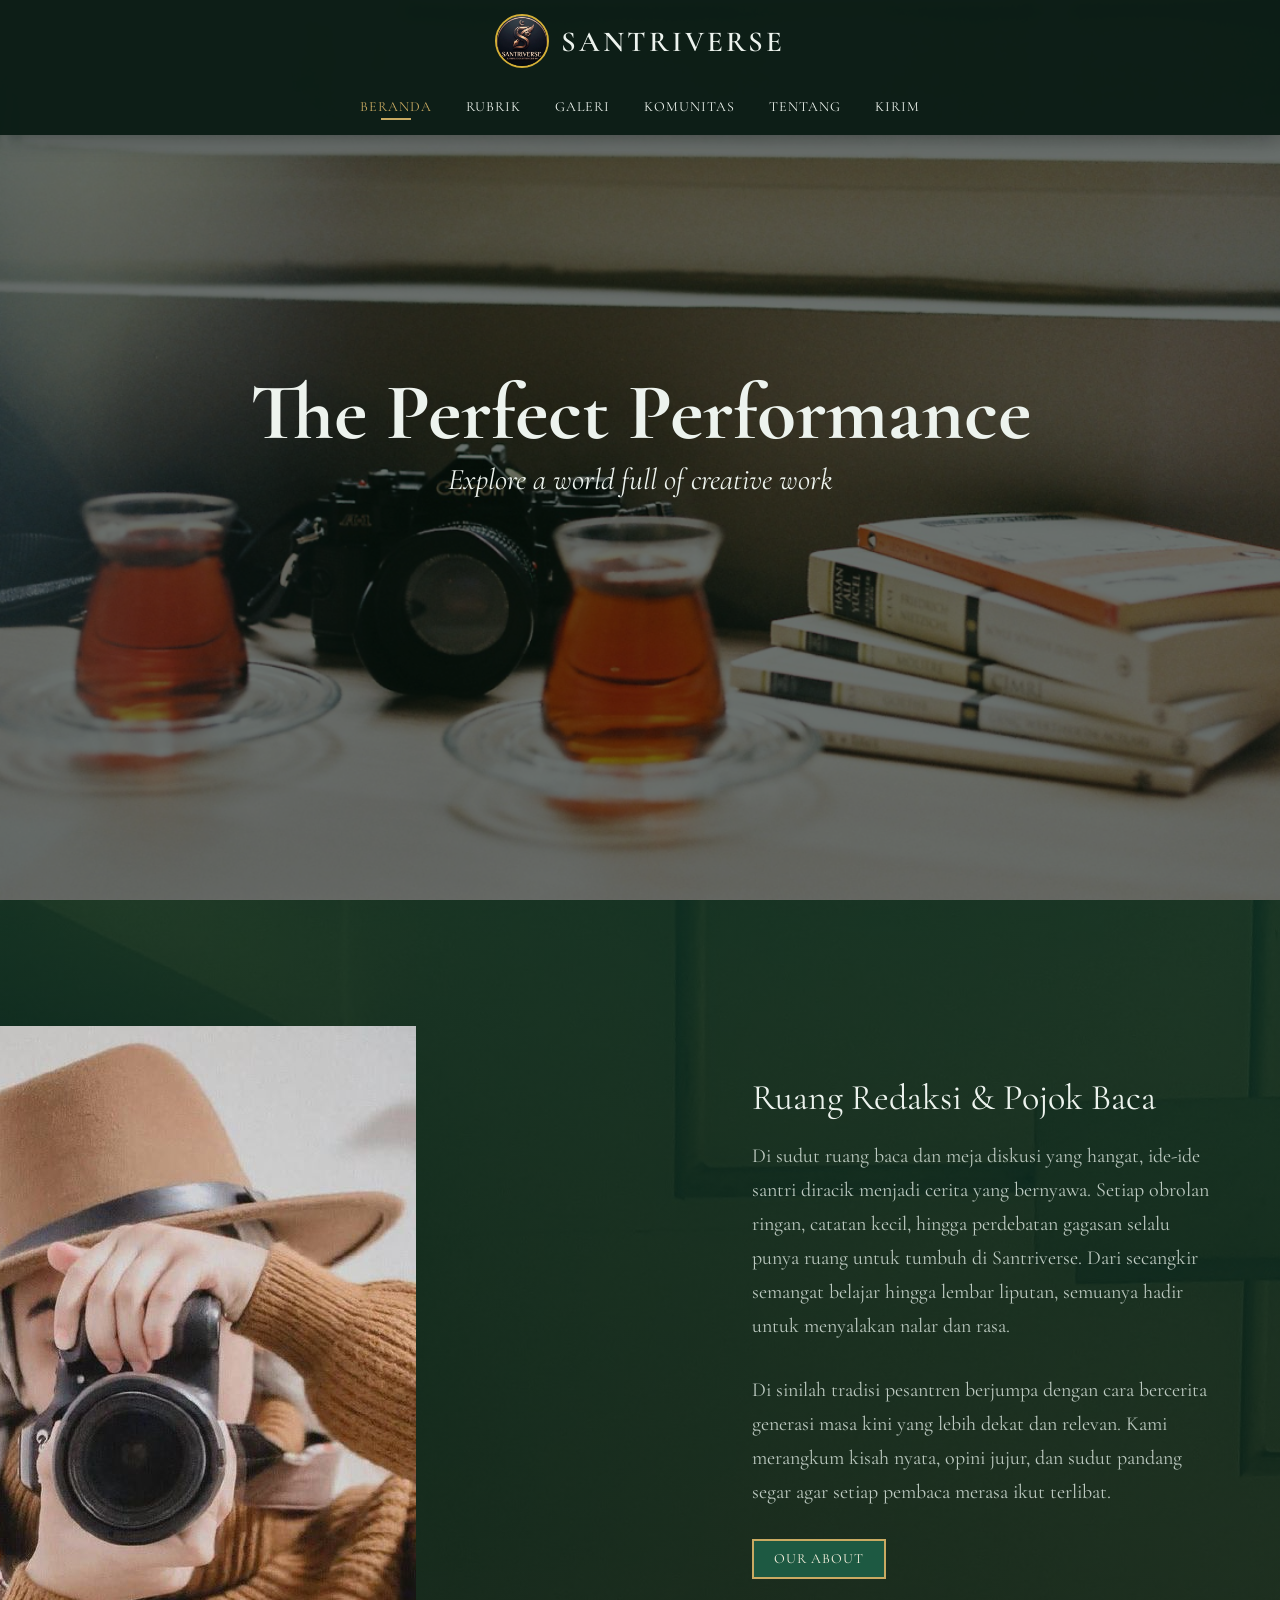
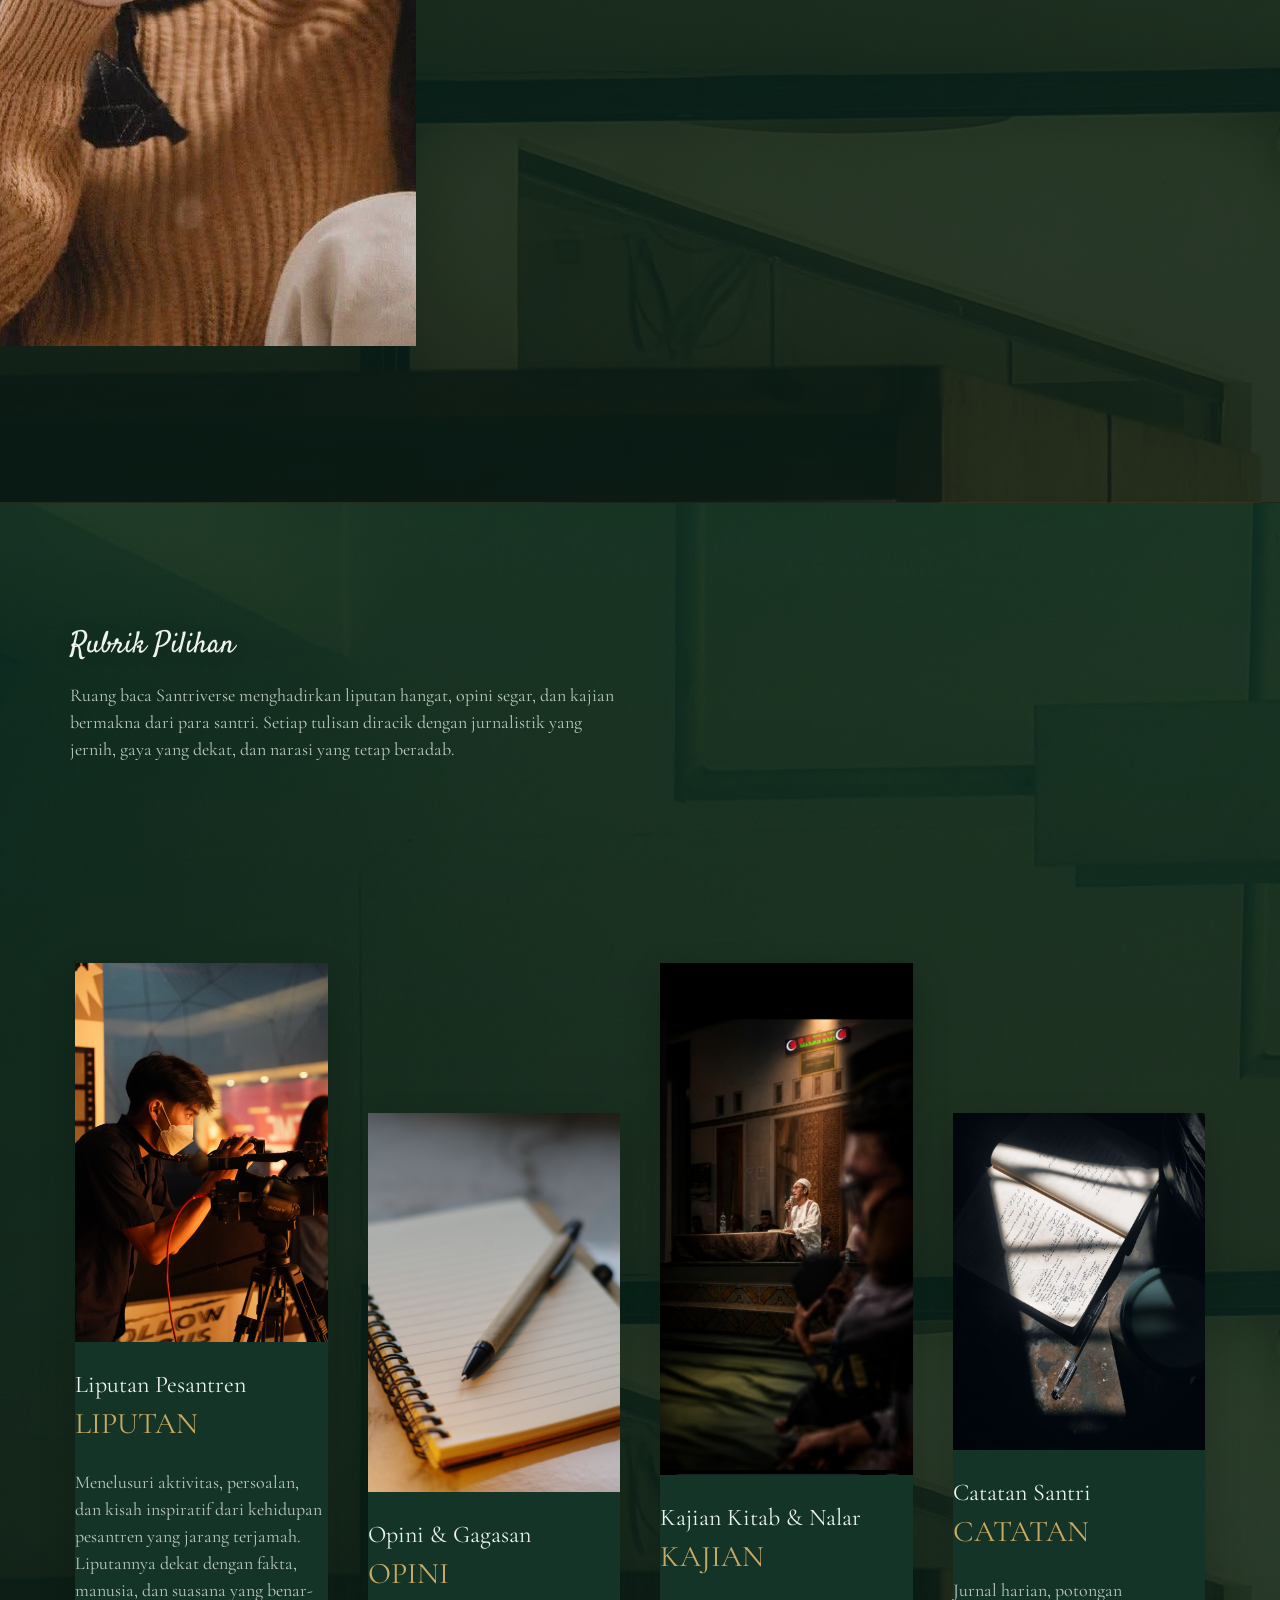
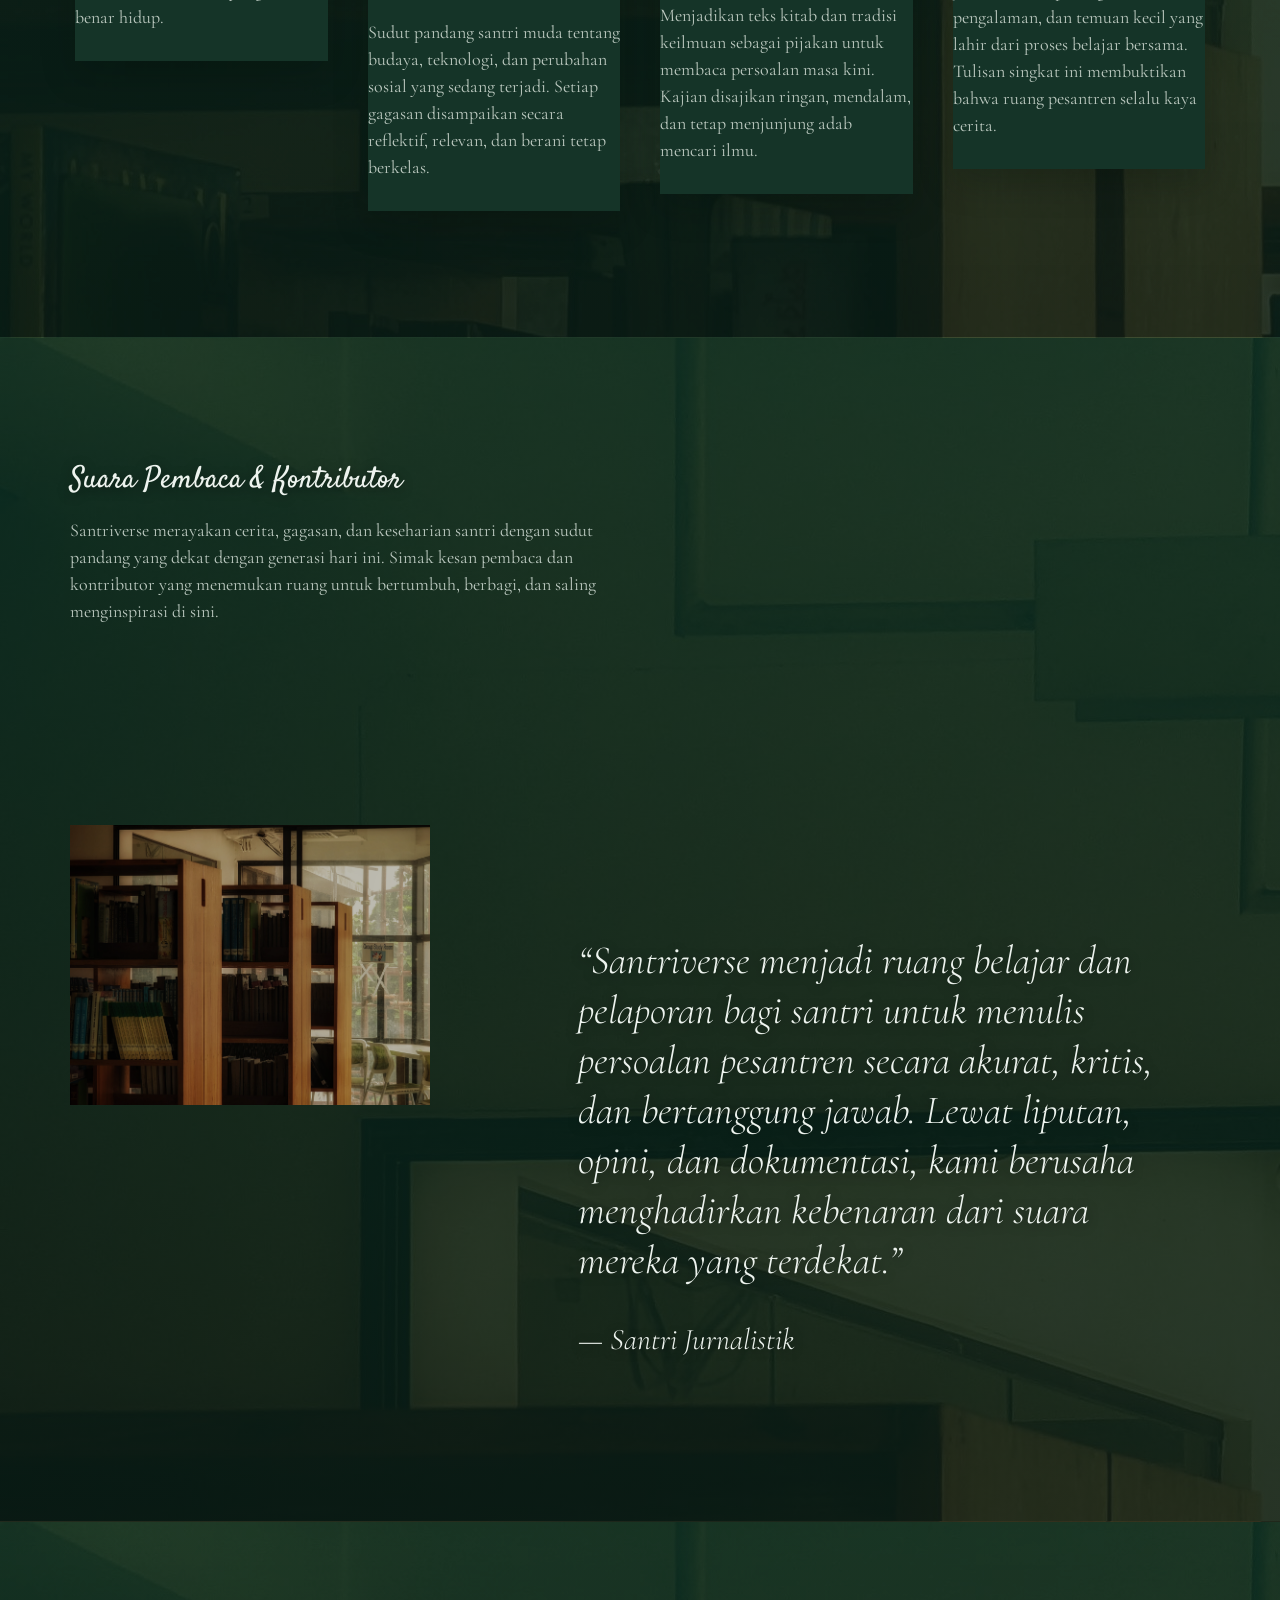
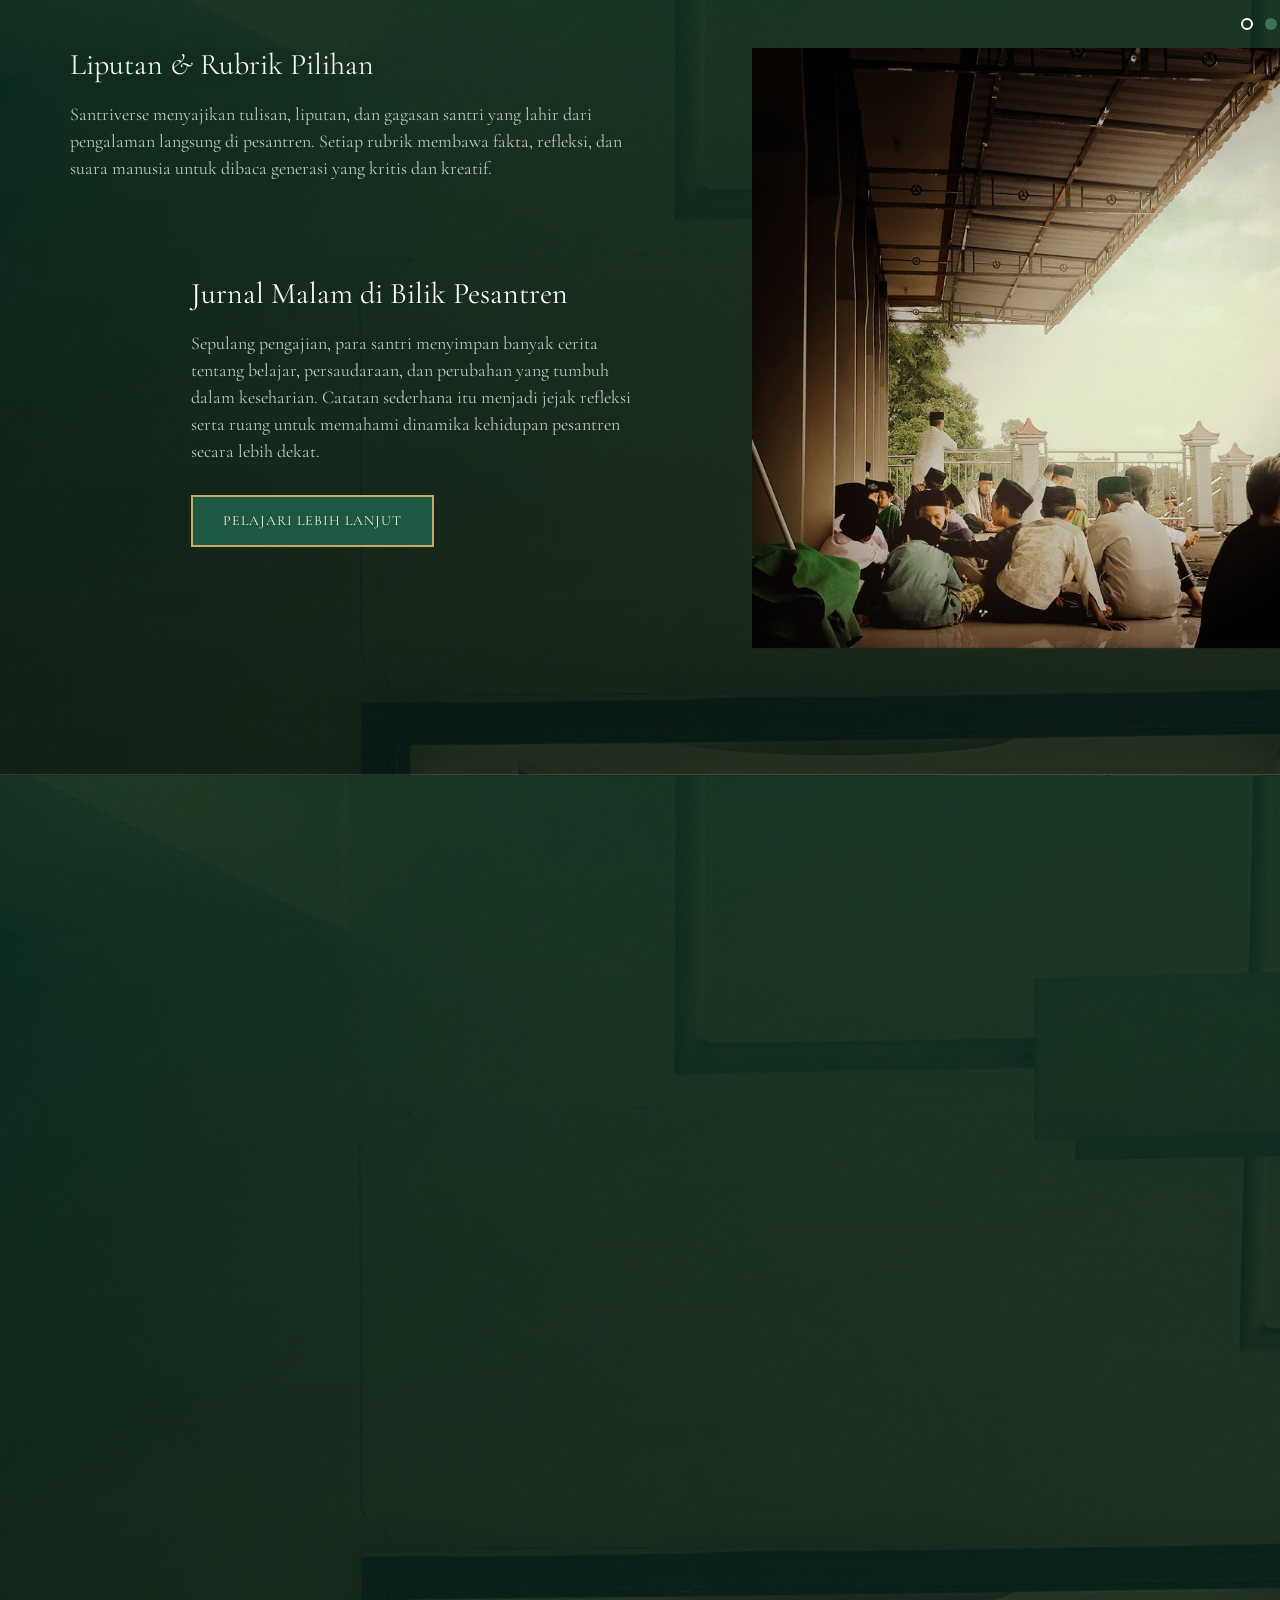
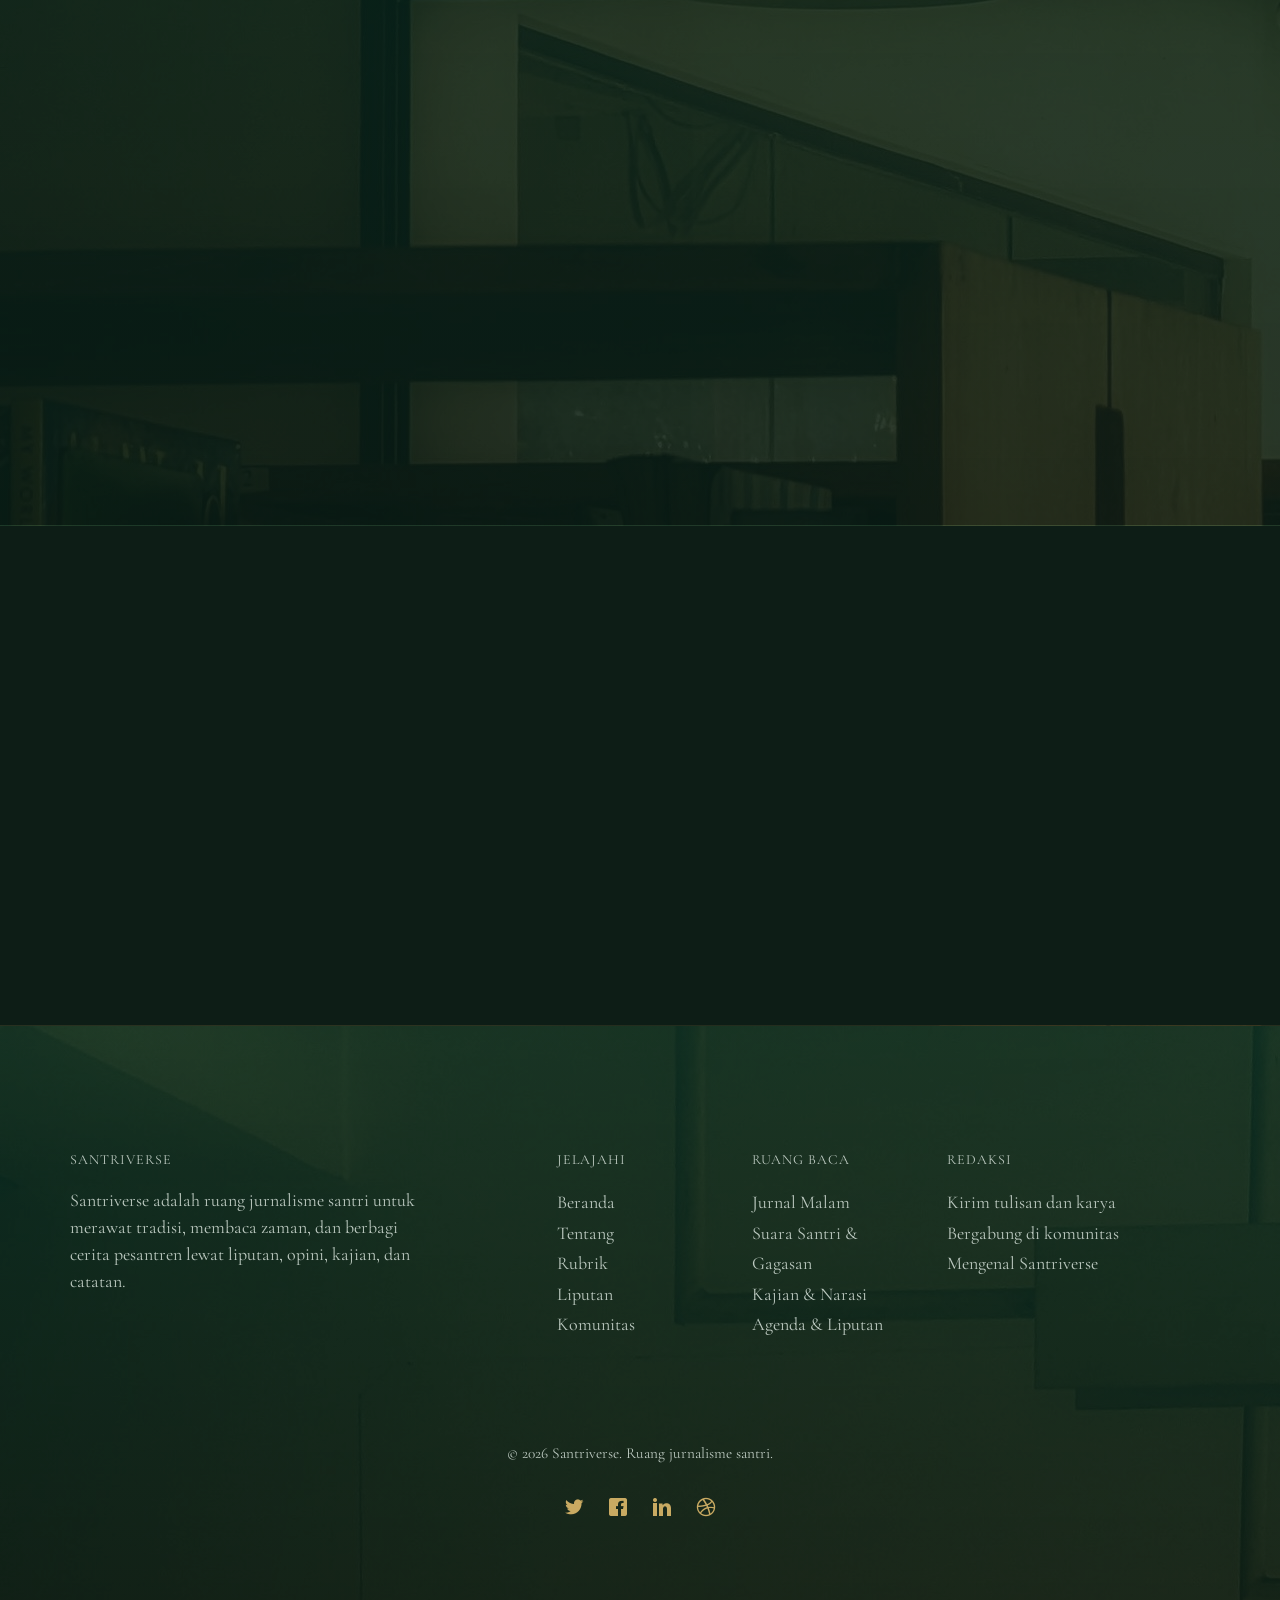
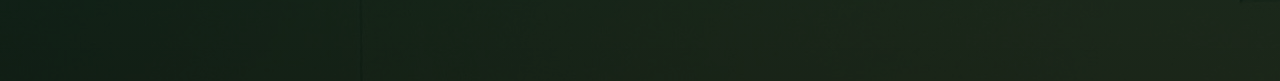
<file: index.html>
<!DOCTYPE HTML>
<html>
	<head>
	<meta charset="utf-8">
	<meta http-equiv="X-UA-Compatible" content="IE=edge">
	<meta name="viewport" content="width=device-width, initial-scale=1">
	<meta name="description" content="SANTRIVERSE">
	<title>SANTRIVERSE</title>

	<link href="https://fonts.googleapis.com/css?family=Cormorant+Garamond:300,300i,400,400i,500,600i,700" rel="stylesheet">
	<link href="https://fonts.googleapis.com/css?family=Satisfy" rel="stylesheet">
	<link rel="stylesheet" href="css/animate.css">
	<link rel="stylesheet" href="css/icomoon.css">
	<link rel="stylesheet" href="css/bootstrap.css">
	<link rel="stylesheet" href="css/flexslider.css">
	<link rel="stylesheet" href="css/style.css">

	<script src="js/modernizr-2.6.2.min.js"></script>
	<!--[if lt IE 9]>
	<script src="js/respond.min.js"></script>
	<![endif]-->

	</head>
	<body>
		
	<div class="fh5co-loader"></div>
	
	<div id="page">
	<nav class="fh5co-nav" role="navigation">
		<!-- <div class="top-menu"> -->
			<div class="container">
				<div class="row">
					<div class="col-xs-12 text-center logo-wrap">
						<div id="fh5co-logo">
							<a href="index.html" class="brand-logo">
								<img class="brand-logo-mark" src="images/5528c7f9-8fe4-4015-9550-da9bfec27043.jpg" alt="Logo Santriverse" aria-hidden="true">
								<span class="brand-logo-text">SANTRIVERSE</span>
							</a>
						</div>
					</div>
					<div class="col-xs-12 text-center menu-1 menu-wrap">
						<ul>
							<li class="active"><a href="index.html">Beranda</a></li>
							<li><a href="menu.html">Rubrik</a></li>
							<li class="has-dropdown">
								<a href="gallery.html">Galeri</a>
								<ul class="dropdown">
									<li><a href="gallery.html#fh5co-gallery">Liputan</a></li>
									<li><a href="index.html#fh5co-slider">Kajian</a></li>
									<li><a href="index.html#fh5co-blog">Agenda</a></li>
								</ul>
							</li>
							<li><a href="community.html">Komunitas</a></li>
							<li><a href="about.html">Tentang</a></li>
							<li><a href="contact.html">Kirim</a></li>
						</ul>
					</div>
				</div>
				
			</div>
		<!-- </div> -->
	</nav>

	<header id="fh5co-header" class="fh5co-cover js-fullheight" role="banner" style="background-image: url(images/home_1.jpg);" data-stellar-background-ratio="0.5">
		<div class="overlay"></div>
		<div class="container">
			<div class="row">
				<div class="col-md-12 text-center">
					<div class="display-t js-fullheight">
						<div class="display-tc js-fullheight animate-box" data-animate-effect="fadeIn">
							<h1>The Perfect Performance</h1>
							<h2>Explore a world full of creative work</h2>
						</div>
					</div>
				</div>
			</div>
		</div>
	</header>

	<div id="fh5co-about" class="fh5co-section">
		<div class="container">
			<div class="row">
				<div class="col-md-6 col-md-pull-4 img-wrap animate-box" data-animate-effect="fadeInLeft">
					<img src="images/restaurant.jpg" alt="Fotografer memegang kamera">
				</div>
				<div class="col-md-5 col-md-push-1 animate-box">
					<div class="section-heading">			
				</div>
						<h2>Ruang Redaksi &amp; Pojok Baca</h2>
						<p>Di sudut ruang baca dan meja diskusi yang hangat, ide-ide santri diracik menjadi cerita yang bernyawa. Setiap obrolan ringan, catatan kecil, hingga perdebatan gagasan selalu punya ruang untuk tumbuh di Santriverse. Dari secangkir semangat belajar hingga lembar liputan, semuanya hadir untuk menyalakan nalar dan rasa.</p>
						<p>Di sinilah tradisi pesantren berjumpa dengan cara bercerita generasi masa kini yang lebih dekat dan relevan. Kami merangkum kisah nyata, opini jujur, dan sudut pandang segar agar setiap pembaca merasa ikut terlibat.</p>
						<p><a href="about.html" class="btn btn-primary btn-outline">our About</a></p>
					</div>
			</div>
		</div>
	</div>

	<div id="fh5co-featured-menu" class="fh5co-section">
		<div class="container">
			<div class="row">
				<div class="col-md-12 fh5co-heading animate-box">
					<h2>Rubrik Pilihan</h2>
					<div class="row">
						<div class="col-md-6">
							<p>Ruang baca Santriverse menghadirkan liputan hangat, opini segar, dan kajian bermakna dari para santri. Setiap tulisan diracik dengan jurnalistik yang jernih, gaya yang dekat, dan narasi yang tetap beradab.</p>
						</div>
					</div>
				</div>
				
				<div class="col-md-3 col-sm-6 col-xs-6 col-xxs-12 fh5co-item-wrap animate-box">
					<div class="fh5co-item">
						<img src="images/liputan_1.jpg" class="img-responsive" alt="SANTRIVERSE gallery">
						<h3>Liputan Pesantren</h3>
						<span class="fh5co-price">LIPUTAN</span>
						<p>Menelusuri aktivitas, persoalan, dan kisah inspiratif dari kehidupan pesantren yang jarang terjamah. Liputannya dekat dengan fakta, manusia, dan suasana yang benar-benar hidup.</p>
					</div>
				</div>
				<div class="col-md-3 col-sm-6 col-xs-6 col-xxs-12 fh5co-item-wrap animate-box">
					<div class="fh5co-item margin_top">
						<img src="images/opini_2.jpg" class="img-responsive" alt="SANTRIVERSE gallery">
						<h3>Opini &amp; Gagasan</h3>
						<span class="fh5co-price">OPINI</span>
						<p>Sudut pandang santri muda tentang budaya, teknologi, dan perubahan sosial yang sedang terjadi. Setiap gagasan disampaikan secara reflektif, relevan, dan berani tetap berkelas.</p>
					</div>
				</div>
				<div class="clearfix visible-sm-block visible-xs-block"></div>
				<div class="col-md-3 col-sm-6 col-xs-6 col-xxs-12 fh5co-item-wrap animate-box">
					<div class="fh5co-item">
						<img src="images/kajian_3.jpeg" class="img-responsive" alt="SANTRIVERSE gallery">
						<h3>Kajian Kitab &amp; Nalar</h3>
						<span class="fh5co-price">KAJIAN</span>
						<p>Menjadikan teks kitab dan tradisi keilmuan sebagai pijakan untuk membaca persoalan masa kini. Kajian disajikan ringan, mendalam, dan tetap menjunjung adab mencari ilmu.</p>
					</div>
				</div>
				<div class="col-md-3 col-sm-6 col-xs-6 col-xxs-12 fh5co-item-wrap animate-box">
					<div class="fh5co-item margin_top">
						<img src="images/catatan_4.jpg" class="img-responsive" alt="SANTRIVERSE gallery">
						<h3>Catatan Santri</h3>
						<span class="fh5co-price">CATATAN</span>
						<p>Jurnal harian, potongan pengalaman, dan temuan kecil yang lahir dari proses belajar bersama. Tulisan singkat ini membuktikan bahwa ruang pesantren selalu kaya cerita.</p>
					</div>
				</div>
			</div>
		</div>
	</div>

	<div id="fh5co-featured-testimony" class="fh5co-section">
		<div class="container">
			<div class="row">
				<div class="col-md-12 fh5co-heading animate-box">
					<h2>Suara Pembaca &amp; Kontributor</h2>
					<div class="row">
						<div class="col-md-6">
							<p>Santriverse merayakan cerita, gagasan, dan keseharian santri dengan sudut pandang yang dekat dengan generasi hari ini. Simak kesan pembaca dan kontributor yang menemukan ruang untuk bertumbuh, berbagi, dan saling menginspirasi di sini.</p>
						</div>
					</div>
				</div>

				<div class="col-md-5 animate-box img-to-responsive animate-box" data-animate-effect="fadeInLeft">
						<img src="images/library_1.jpg" class="testimonial-image img-responsive" alt="Perpustakaan Santriverse">
				</div>
				<div class="col-md-7 animate-box" data-animate-effect="fadeInRight">
					<blockquote>
						<p> &ldquo;Santriverse menjadi ruang belajar dan pelaporan bagi santri untuk menulis persoalan pesantren secara akurat, kritis, dan bertanggung jawab. Lewat liputan, opini, dan dokumentasi, kami berusaha menghadirkan kebenaran dari suara mereka yang terdekat.&rdquo;</p>
						<p class="author"><cite>&mdash; Santri Jurnalistik</cite></p>
					</blockquote>
				</div>
			</div>
		</div>
	</div>

	<div id="fh5co-slider" class="fh5co-section animate-box">
		<div class="container">
			<div class="row">
				<div class="col-md-6 animate-box">
					<div class="fh5co-heading">
						<h2>Liputan <em>&amp;</em> Rubrik Pilihan</h2>
						<p>Santriverse menyajikan tulisan, liputan, dan gagasan santri yang lahir dari pengalaman langsung di pesantren. Setiap rubrik membawa fakta, refleksi, dan suara manusia untuk dibaca generasi yang kritis dan kreatif.</p>
					</div>
				</div>
				<div class="col-md-6 col-md-push-1 animate-box">
					<aside id="fh5co-slider-wrwap">
					<div class="flexslider">
						<ul class="slides">
					   	<li style="background-image: url('images/Majlisan Foto.jpg');">
					   		<div class="overlay-gradient"></div>
					   		<div class="container-fluid">
					   			<div class="row">
						   			<div class="col-md-12 col-md-offset-0 col-md-pull-10 slider-text slider-text-bg">
						   				<div class="slider-text-inner">
						   					<div class="desc">
													<h2>Jurnal Malam di Bilik Pesantren</h2>
													<p>Sepulang pengajian, para santri menyimpan banyak cerita tentang belajar, persaudaraan, dan perubahan yang tumbuh dalam keseharian. Catatan sederhana itu menjadi jejak refleksi serta ruang untuk memahami dinamika kehidupan pesantren secara lebih dekat.</p>
													<p><a href="menu.html#rubrik-jurnal" class="btn btn-primary btn-outline">PELAJARI LEBIH LANJUT</a></p>
						   					</div>
						   				</div>
						   			</div>
						   		</div>
					   		</div>
					   	</li>
					   	<li style="background-image: url('images/foto_1.jpg');">
					   		<div class="overlay-gradient"></div>
					   		<div class="container-fluid">
					   			<div class="row">
						   			<div class="col-md-12 col-md-offset-0 col-md-pull-10 slider-text slider-text-bg">
						   				<div class="slider-text-inner">
						   					<div class="desc">
													<h2>Suara Santri <em>&amp;</em> Ruang Gagasan</h2>
													<p>Di sela aktivitas belajar, santri mengamati masyarakat dengan cara yang khas dan membangun. Tulisan mereka menjembatani tradisi, teknologi, serta persoalan zaman melalui sudut pandang yang jujur dan relevan.</p>
													<p><a href="menu.html#rubrik-gagasan" class="btn btn-primary btn-outline">PELAJARI LEBIH LANJUT</a></p>
						   					</div>
						   				</div>
						   			</div>
						   		</div>
					   		</div>
					   	</li>
					   	<li style="background-image: url('images/foto_2.jpg');">
					   		<div class="overlay-gradient"></div>
					   		<div class="container-fluid">
					   			<div class="row">
						   			<div class="col-md-12 col-md-offset-0 col-md-pull-10 slider-text slider-text-bg">
						   				<div class="slider-text-inner">
						   					<div class="desc">
													<h2>Kajian Pagi <em>&amp;</em> Wajah Pesantren</h2>
													<p>Setiap kajian menyimpan dinamika baru tentang pengetahuan, kebersamaan, dan hubungan santri dengan lingkungannya. Melalui liputan yang teliti dan dekat, Santriverse menampilkan wajah pesantren apa adanya, hangat, dan manusiawi.</p>
													<p><a href="menu.html#rubrik-kajian" class="btn btn-primary btn-outline">PELAJARI LEBIH LANJUT</a></p>
						   					</div>
						   				</div>
						   			</div>
						   		</div>
					   		</div>
					   	</li>		   	
					  	</ul>
				  	</div>
				</aside>
				</div>
			</div>
		</div>
	</div>

	<div id="fh5co-blog" class="fh5co-section">
		<div class="container">
			<div class="row animate-box">
				<div class="col-md-8 col-md-offset-2 text-center fh5co-heading animate-box">
					<h2>Agenda &amp; Liputan Kegiatan</h2>
					<p>Agenda Santriverse mendokumentasikan kegiatan belajar, diskusi, dan hidup sehari-hari santri dari sudut pandang jurnalistik. Setiap liputan menghadirkan fakta, gagasan, serta pengalaman manusia di balik kegiatan pondok.</p>
				</div>
			</div>
			<div class="row">
				<div class="col-md-4">
					<div class="fh5co-blog animate-box">
						<a href="#" class="blog-bg" style="background-image: url(images/diskusi.jpg);"></a>
						<div class="blog-text">
							<span class="posted_on">20 Nov 2026</span>
							<h3><a href="#">Halaqah Literasi &amp; Jurnalistik Santri</a></h3>
							<p>Santri belajar menggali informasi, menulis laporan, dan membangun sudut pandang yang kritis lewat diskusi literasi bersama.</p>
							<ul class="stuff">
								<li><i class="icon-heart2"></i>1.2K</li>
								<li><i class="icon-eye2"></i>2K</li>
								<li><a href="menu.html#agenda-halaqah">Baca Selengkapnya<i class="icon-arrow-right22"></i></a></li>
							</ul>
						</div> 
					</div>
				</div>
				<div class="col-md-4">
					<div class="fh5co-blog animate-box">
						<a href="#" class="blog-bg" style="background-image: url(https://images.unsplash.com/photo-1455390582262-044cdead277a?auto=format&amp;fit=crop&amp;w=1200&amp;q=80);"></a>
						<div class="blog-text">
							<span class="posted_on">18 Nov 2026</span>
							<h3><a href="#">Jejak Karya: Bedah Buku &amp; Esai Santri</a></h3>
							<p>Melalui bedah buku dan esai, santri berbagi gagasan untuk menelaah teks, budaya, dan perubahan sosial secara reflektif.</p>
							<ul class="stuff">
								<li><i class="icon-heart2"></i>1.2K</li>
								<li><i class="icon-eye2"></i>2K</li>
								<li><a href="menu.html#agenda-bedah-buku">Baca Selengkapnya<i class="icon-arrow-right22"></i></a></li>
							</ul>
						</div> 
					</div>
				</div>
				<div class="col-md-4">
					<div class="fh5co-blog animate-box">
						<a href="#" class="blog-bg" style="background-image: url(images/ngaji.jpg);"></a>
						<div class="blog-text">
							<span class="posted_on">16 Nov 2026</span>
							<h3><a href="#">Liputan Lapangan: Dinamika Kehidupan Pondok</a></h3>
							<p>Tim liputan mendokumentasikan keseharian santri, proses belajar, persaudaraan, dan aktivitas yang membentuk suasana pesantren.</p>
							<ul class="stuff">
								<li><i class="icon-heart2"></i>1.2K</li>
								<li><i class="icon-eye2"></i>2K</li>
								<li><a href="menu.html#agenda-liputan-lapangan">Baca Selengkapnya<i class="icon-arrow-right22"></i></a></li>
							</ul>
						</div> 
					</div>
				</div>
			</div>
		</div>
	</div>
	
	<div id="fh5co-started" class="fh5co-section animate-box" style="background-image: url(images/home_1.jpg);" data-stellar-background-ratio="0.5">
		<div class="overlay"></div>
		<div class="container">
			<div class="row animate-box">
				<div class="col-md-8 col-md-offset-2 text-center fh5co-heading">
					<h2>Jelajahi Cerita &amp; Gagasan</h2>
					<p>Baca liputan, catatan lapangan, dan gagasan santri yang lahir dari kejadian nyata serta pengalaman hidup di pesantren. Temukan rubrik yang memperluas cara pandang lewat tulisan yang jujur, relevan, dan humanis.</p>
					<p><a href="menu.html#fh5co-featured-menu" class="btn btn-primary btn-outline">Jelajahi Rubrik</a></p>
				</div>
			</div>
		</div>
	</div>

	<footer id="fh5co-footer" role="contentinfo" class="fh5co-section">
		<div class="container">
			<div class="row row-pb-md">
				<div class="col-md-4 fh5co-widget">
					<h4>SANTRIVERSE</h4>
					<p>Santriverse adalah ruang jurnalisme santri untuk merawat tradisi, membaca zaman, dan berbagi cerita pesantren lewat liputan, opini, kajian, dan catatan.</p>
				</div>
				<div class="col-md-2 col-md-push-1 fh5co-widget">
					<h4>Jelajahi</h4>
					<ul class="fh5co-footer-links">
						<li><a href="index.html">Beranda</a></li>
						<li><a href="about.html">Tentang</a></li>
						<li><a href="menu.html">Rubrik</a></li>
						<li><a href="gallery.html">Liputan</a></li>
						<li><a href="community.html">Komunitas</a></li>
					</ul>
				</div>

				<div class="col-md-2 col-md-push-1 fh5co-widget">
					<h4>Ruang Baca</h4>
					<ul class="fh5co-footer-links">
						<li><a href="menu.html#rubrik-jurnal">Jurnal Malam</a></li>
						<li><a href="menu.html#rubrik-gagasan">Suara Santri &amp; Gagasan</a></li>
						<li><a href="menu.html#rubrik-kajian">Kajian &amp; Narasi</a></li>
						<li><a href="index.html#fh5co-blog">Agenda &amp; Liputan</a></li>
					</ul>
				</div>

				<div class="col-md-4 col-md-push-1 fh5co-widget">
					<h4>Redaksi</h4>
					<ul class="fh5co-footer-links">
						<li><a href="contact.html">Kirim tulisan dan karya</a></li>
						<li><a href="community.html">Bergabung di komunitas</a></li>
						<li><a href="about.html">Mengenal Santriverse</a></li>
					</ul>
				</div>

			</div>

			<div class="row copyright">
				<div class="col-md-12 text-center">
					<p>
						<small class="block">&copy; 2026 Santriverse. Ruang jurnalisme santri.</small>
					</p>
					<p>
						<ul class="fh5co-social-icons">
							<li><a href="#"><i class="icon-twitter2"></i></a></li>
							<li><a href="#"><i class="icon-facebook2"></i></a></li>
							<li><a href="#"><i class="icon-linkedin2"></i></a></li>
							<li><a href="#"><i class="icon-dribbble2"></i></a></li>
						</ul>
					</p>
				</div>
			</div>

		</div>
	</footer>
	</div>

	<div class="gototop js-top">
		<a href="#" class="js-gotop"><i class="icon-arrow-up22"></i></a>
	</div>
	
	<script src="js/jquery.min.js"></script>
	<script src="js/jquery.easing.1.3.js"></script>
	<script src="js/bootstrap.min.js"></script>
	<script src="js/jquery.waypoints.min.js"></script>
	<script src="js/jquery.stellar.min.js"></script>
	<script src="js/jquery.flexslider-min.js"></script>
	<script src="js/main.js"></script>

	</body>
</html>
</file>
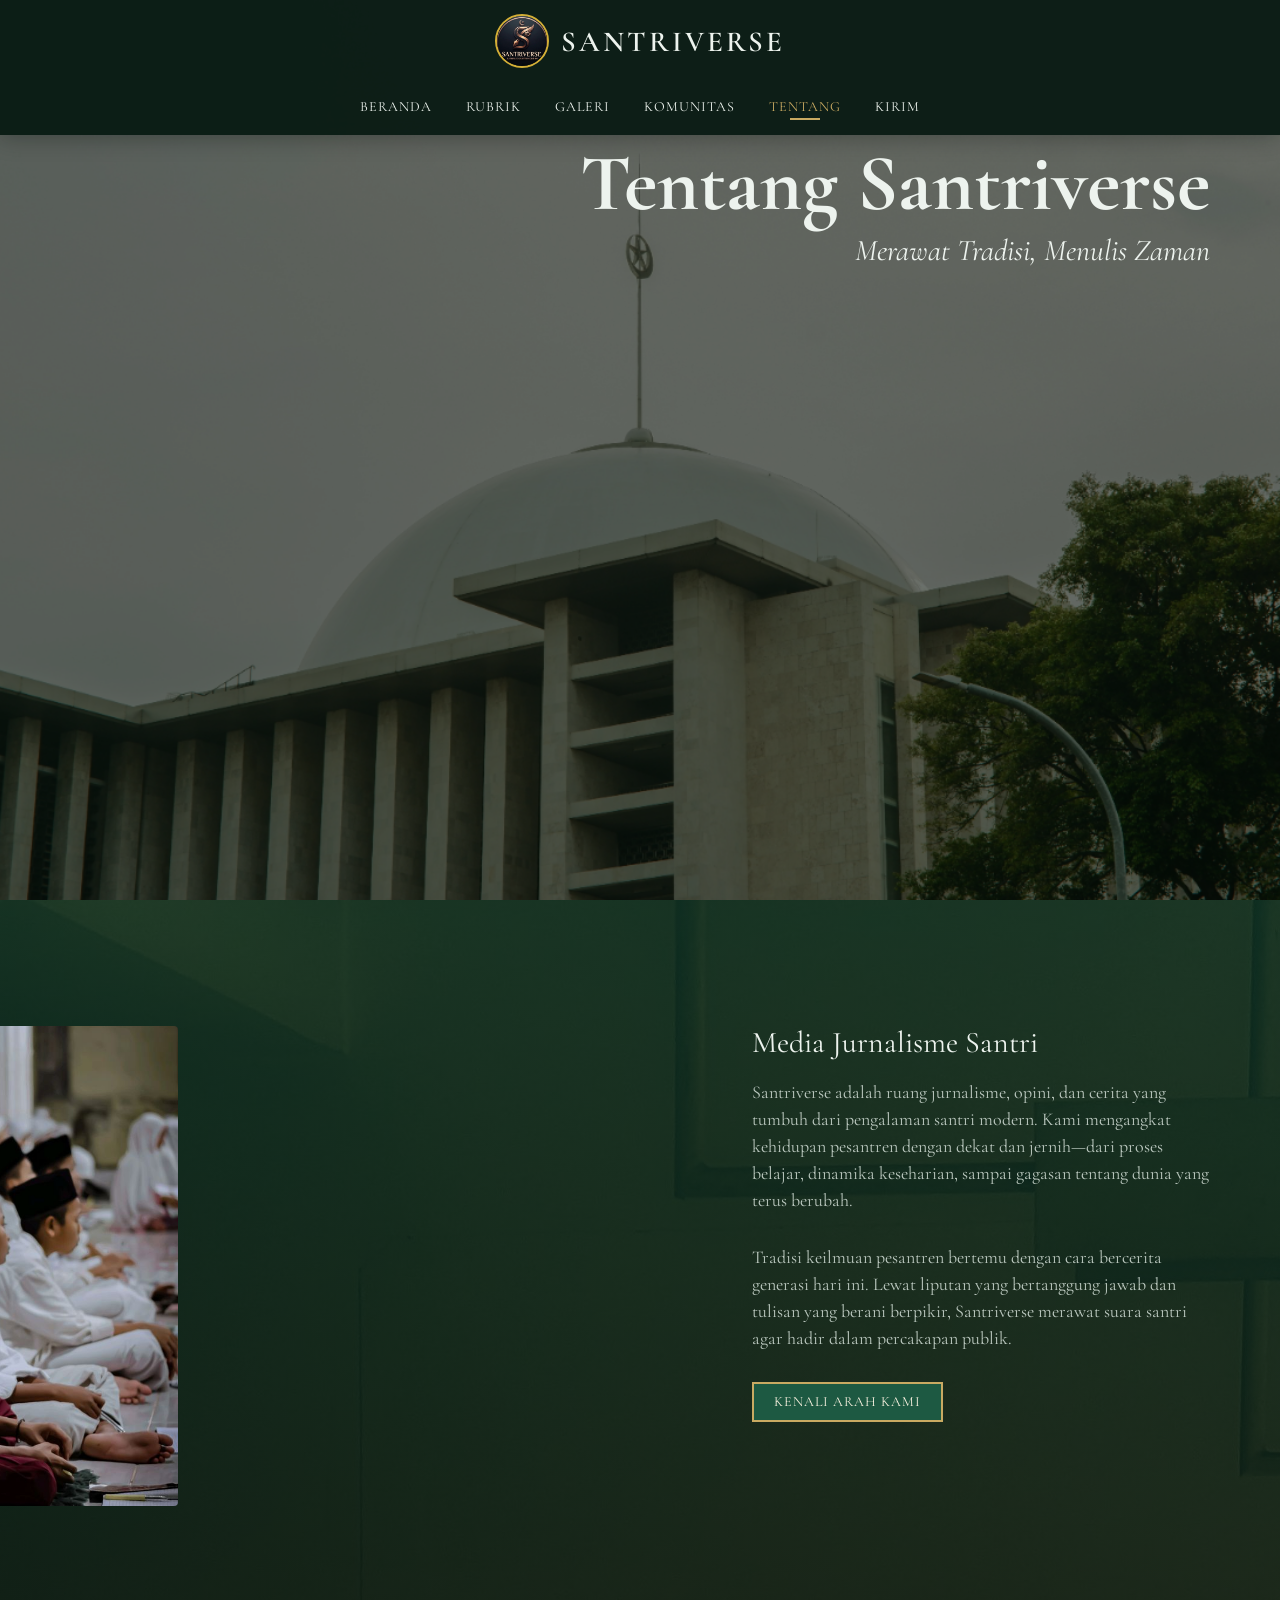
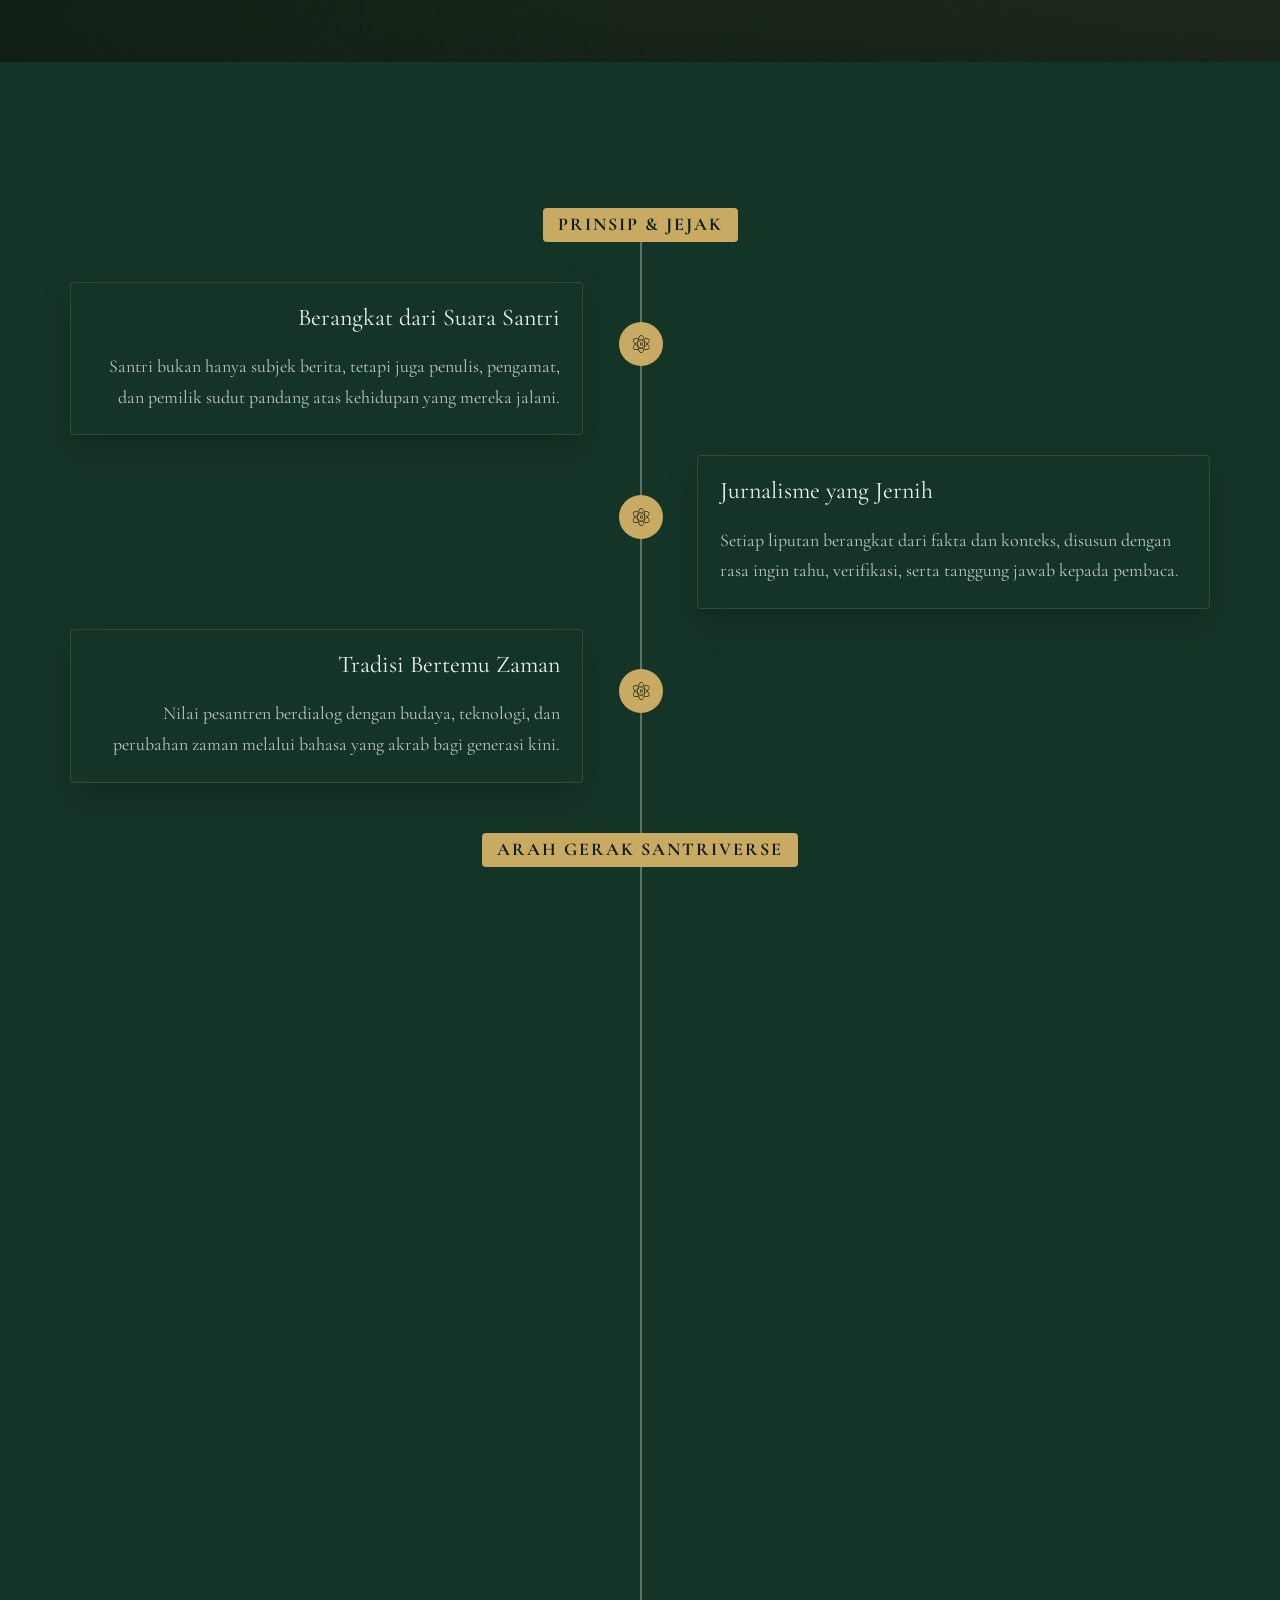
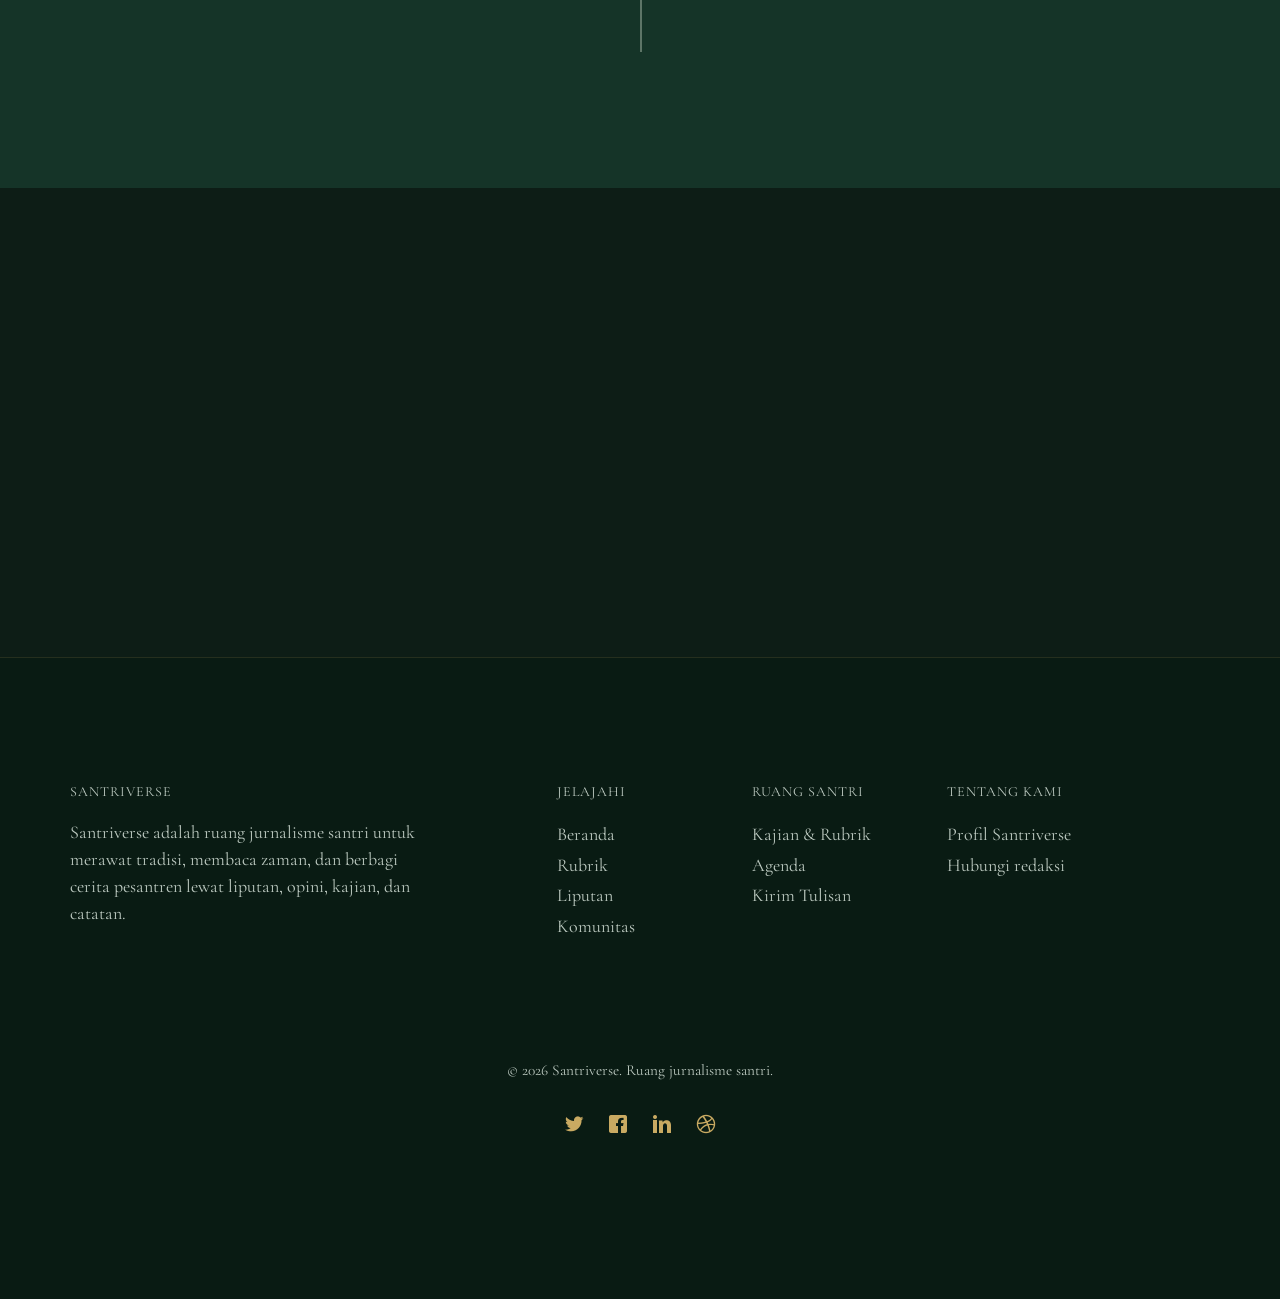
<file: about.html>
<!DOCTYPE HTML>
<html>
	<head>
	<meta charset="utf-8">
	<meta http-equiv="X-UA-Compatible" content="IE=edge">
	<title>Tentang Santriverse | SANTRIVERSE</title>
	<meta name="viewport" content="width=device-width, initial-scale=1">
	<meta name="description" content="Kenali Santriverse, media jurnalisme, opini, dan cerita santri modern yang merawat tradisi sambil menulis zaman." />
	<meta name="keywords" content="Santriverse, jurnalisme santri, opini santri, cerita pesantren, literasi" />
	<meta name="author" content="Santriverse" />

  	<!-- Facebook and Twitter integration -->
	<meta property="og:title" content="Tentang Santriverse | SANTRIVERSE"/>
	<meta property="og:image" content="images/5528c7f9-8fe4-4015-9550-da9bfec27043.jpg"/>
	<meta property="og:url" content=""/>
	<meta property="og:site_name" content="SANTRIVERSE"/>
	<meta property="og:description" content="Media jurnalisme, opini, dan cerita santri modern."/>
	<meta name="twitter:title" content="Tentang Santriverse | SANTRIVERSE" />
	<meta name="twitter:image" content="images/5528c7f9-8fe4-4015-9550-da9bfec27043.jpg" />
	<meta name="twitter:url" content="" />
	<meta name="twitter:card" content="summary" />

	<link href="https://fonts.googleapis.com/css?family=Cormorant+Garamond:300,300i,400,400i,500,600i,700" rel="stylesheet">
	<link href="https://fonts.googleapis.com/css?family=Satisfy" rel="stylesheet">
	
	<!-- Animate.css -->
	<link rel="stylesheet" href="css/animate.css">
	<!-- Icomoon Icon Fonts-->
	<link rel="stylesheet" href="css/icomoon.css">
	<!-- Bootstrap  -->
	<link rel="stylesheet" href="css/bootstrap.css">
	<!-- Flexslider  -->
	<link rel="stylesheet" href="css/flexslider.css">

	<!-- Theme style  -->
	<link rel="stylesheet" href="css/style.css">

	<!-- Modernizr JS -->
	<script src="js/modernizr-2.6.2.min.js"></script>
	<!-- FOR IE9 below -->
	<!--[if lt IE 9]>
	<script src="js/respond.min.js"></script>
	<![endif]-->

	</head>
	<body class="about-page">
		
	<div class="fh5co-loader"></div>
	
	<div id="page">
	<nav class="fh5co-nav" role="navigation">
		<!-- <div class="top-menu"> -->
			<div class="container">
				<div class="row">
					<div class="col-xs-12 text-center logo-wrap">
						<div id="fh5co-logo">
							<a href="index.html" class="brand-logo">
								<img class="brand-logo-mark" src="images/5528c7f9-8fe4-4015-9550-da9bfec27043.jpg" alt="Logo Santriverse" aria-hidden="true">
								<span class="brand-logo-text">SANTRIVERSE</span>
							</a>
						</div>
					</div>
					<div class="col-xs-12 text-center menu-1 menu-wrap">
						<ul>
							<li><a href="index.html">Beranda</a></li>
							<li><a href="menu.html">Rubrik</a></li>
							<li class="has-dropdown">
								<a href="gallery.html">Galeri</a>
								<ul class="dropdown">
									<li><a href="gallery.html#fh5co-gallery">Liputan</a></li>
									<li><a href="index.html#fh5co-slider">Kajian</a></li>
									<li><a href="index.html#fh5co-blog">Agenda</a></li>
								</ul>
							</li>
							<li><a href="community.html">Komunitas</a></li>
							<li class="active"><a href="about.html">Tentang</a></li>
							<li><a href="contact.html">Kirim</a></li>
						</ul>
					</div>
				</div>
				
			</div>
		<!-- </div> -->
	</nav>

	<header id="fh5co-header" class="fh5co-cover js-fullheight about-hero" role="banner" style="background-image: url(images/about_03.jpg);">
		<div class="overlay"></div>
		<div class="container">
			<div class="row">
				<div class="col-md-12 text-center">
					<div class="display-t js-fullheight">
						<div class="display-tc js-fullheight animate-box" data-animate-effect="fadeIn">
							<h1>Tentang Santriverse</h1>
							<h2>Merawat Tradisi, Menulis Zaman</h2>
						</div>
					</div>
				</div>
			</div>
		</div>
	</header>

	<div id="fh5co-about" class="fh5co-section">
		<div class="container">
			<div class="row">
				<div class="col-md-6 col-md-pull-4 img-wrap animate-box" data-animate-effect="fadeInLeft">
					<img src="images/about-ngaji.jpg" alt="Santri mengikuti kegiatan mengaji bersama">
				</div>
				<div class="col-md-5 col-md-push-1 animate-box">
					<div class="section-heading">
						<h2>Media Jurnalisme Santri</h2>
						<p>Santriverse adalah ruang jurnalisme, opini, dan cerita yang tumbuh dari pengalaman santri modern. Kami mengangkat kehidupan pesantren dengan dekat dan jernih—dari proses belajar, dinamika keseharian, sampai gagasan tentang dunia yang terus berubah.</p>
						<p>Tradisi keilmuan pesantren bertemu dengan cara bercerita generasi hari ini. Lewat liputan yang bertanggung jawab dan tulisan yang berani berpikir, Santriverse merawat suara santri agar hadir dalam percakapan publik.</p>
						<p><a href="#fh5co-timeline" class="btn btn-primary btn-outline">KENALI ARAH KAMI</a></p>
					</div>
				</div>
			</div>
		</div>
	</div>

	<div id="fh5co-timeline">
		<div class="container">
			<div class="row">
				<div class="col-md-12 col-md-offset-0">
					<ul class="timeline animate-box">
						<li class="timeline-heading text-center animate-box">
							<div><h3>Prinsip &amp; Jejak</h3></div>
						</li>
						<li class="animate-box timeline-unverted">
							<div class="timeline-badge"><i class="icon-genius"></i></div>
							<div class="timeline-panel">
								<div class="timeline-heading">
									<h3 class="timeline-title">Berangkat dari Suara Santri</h3>
								
								</div>
								<div class="timeline-body">
									<p>Santri bukan hanya subjek berita, tetapi juga penulis, pengamat, dan pemilik sudut pandang atas kehidupan yang mereka jalani.</p>
								</div>
							</div>
						</li>
						<li class="timeline-inverted animate-box">
							<div class="timeline-badge"><i class="icon-genius"></i></div>
							<div class="timeline-panel">
								<div class="timeline-heading">
									<h3 class="timeline-title">Jurnalisme yang Jernih</h3>
								</div>
								<div class="timeline-body">
									<p>Setiap liputan berangkat dari fakta dan konteks, disusun dengan rasa ingin tahu, verifikasi, serta tanggung jawab kepada pembaca.</p>
								</div>
							</div>
						</li>
						<li class="animate-box timeline-unverted">
							<div class="timeline-badge"><i class="icon-genius"></i></div>
							<div class="timeline-panel">
								<div class="timeline-heading">
									<h3 class="timeline-title">Tradisi Bertemu Zaman</h3>
								</div>
								<div class="timeline-body">
									<p>Nilai pesantren berdialog dengan budaya, teknologi, dan perubahan zaman melalui bahasa yang akrab bagi generasi kini.</p>
								</div>
							</div>
						</li>

						<br>
						<li class="timeline-heading text-center animate-box">
							<div><h3>Arah Gerak Santriverse</h3></div>
						</li>
						<li class="timeline-inverted animate-box">
							<div class="timeline-badge"><i class="icon-genius"></i></div>
							<div class="timeline-panel">
								<div class="timeline-heading">
									<h3 class="timeline-title">Membuka Ruang Opini</h3>
								</div>
								<div class="timeline-body">
									<p>Menghadirkan esai dan gagasan santri untuk membaca isu pendidikan, budaya, dan masyarakat secara kritis serta terbuka.</p>
								</div>
							</div>
						</li>
						<li class="animate-box timeline-unverted">
							<div class="timeline-badge"><i class="icon-genius"></i></div>
							<div class="timeline-panel">
								<div class="timeline-heading">
									<h3 class="timeline-title">Merawat Cerita Keseharian</h3>
								</div>
								<div class="timeline-body">
									<p>Merekam pengalaman sederhana yang membentuk hidup di pesantren—dengan empati, detail, dan penghormatan pada manusia di balik cerita.</p>
								</div>
							</div>
						</li>
						<li class="timeline-inverted animate-box">
							<div class="timeline-badge"><i class="icon-genius"></i></div>
							<div class="timeline-panel">
								<div class="timeline-heading">
									<h3 class="timeline-title">Menguatkan Literasi Digital</h3>
								</div>
								<div class="timeline-body">
									<p>Mendorong kebiasaan membaca dan berbagi informasi yang cermat, beretika, dan relevan di ruang digital.</p>
								</div>
							</div>
						</li>
						<li class="animate-box timeline-unverted">
							<div class="timeline-badge"><i class="icon-genius"></i></div>
							<div class="timeline-panel">
								<div class="timeline-heading">
									<h3 class="timeline-title">Bertumbuh Bersama Komunitas</h3>
								</div>
								<div class="timeline-body">
									<p>Menghubungkan santri, pembaca, dan pegiat literasi agar percakapan yang baik terus berkembang menjadi karya bersama.</p>
								</div>
							</div>
						</li>
			    	</ul>
				</div>
			</div>
		</div>
	</div>	
	</div>
	<div id="fh5co-started" class="fh5co-section animate-box" data-stellar-background-ratio="0.5">
		<div class="overlay"></div>
		<div class="container">
			<div class="row animate-box">
				<div class="col-md-8 col-md-offset-2 text-center fh5co-heading">
					<h2>Menulis Zaman Bersama</h2>
					<p>Punya cerita, liputan, atau gagasan yang ingin dibagikan? Mari ikut merawat ruang baca dan percakapan santri.</p>
					<p><a href="contact.html" class="btn btn-primary btn-outline">KIRIM TULISAN</a></p>
				</div>
			</div>
		</div>
	</div>

	<footer id="fh5co-footer" role="contentinfo" class="fh5co-section">
		<div class="container">
			<div class="row row-pb-md">
				<div class="col-md-4 fh5co-widget">
					<h4>SANTRIVERSE</h4>
					<p>Santriverse adalah ruang jurnalisme santri untuk merawat tradisi, membaca zaman, dan berbagi cerita pesantren lewat liputan, opini, kajian, dan catatan.</p>
				</div>
				<div class="col-md-2 col-md-push-1 fh5co-widget">
					<h4>Jelajahi</h4>
					<ul class="fh5co-footer-links">
						<li><a href="index.html">Beranda</a></li>
						<li><a href="menu.html">Rubrik</a></li>
						<li><a href="gallery.html">Liputan</a></li>
						<li><a href="community.html">Komunitas</a></li>
					</ul>
				</div>

				<div class="col-md-2 col-md-push-1 fh5co-widget">
					<h4>Ruang Santri</h4>
					<ul class="fh5co-footer-links">
						<li><a href="index.html#fh5co-slider">Kajian &amp; Rubrik</a></li>
						<li><a href="index.html#fh5co-blog">Agenda</a></li>
						<li><a href="contact.html">Kirim Tulisan</a></li>
					</ul>
				</div>

				<div class="col-md-4 col-md-push-1 fh5co-widget">
					<h4>Tentang Kami</h4>
					<ul class="fh5co-footer-links">
						<li><a href="about.html">Profil Santriverse</a></li>
						<li><a href="contact.html">Hubungi redaksi</a></li>
					</ul>
				</div>

			</div>

			<div class="row copyright">
				<div class="col-md-12 text-center">
					<p>
						<small class="block">&copy; 2026 Santriverse. Ruang jurnalisme santri.</small>
					</p>
					<p>
						<ul class="fh5co-social-icons">
							<li><a href="#"><i class="icon-twitter2"></i></a></li>
							<li><a href="#"><i class="icon-facebook2"></i></a></li>
							<li><a href="#"><i class="icon-linkedin2"></i></a></li>
							<li><a href="#"><i class="icon-dribbble2"></i></a></li>
						</ul>
					</p>
				</div>
			</div>

		</div>
	</footer>
	</div>

	<div class="gototop js-top">
		<a href="#" class="js-gotop"><i class="icon-arrow-up22"></i></a>
	</div>
	
	<!-- jQuery -->
	<script src="js/jquery.min.js"></script>
	<!-- jQuery Easing -->
	<script src="js/jquery.easing.1.3.js"></script>
	<!-- Bootstrap -->
	<script src="js/bootstrap.min.js"></script>
	<!-- Waypoints -->
	<script src="js/jquery.waypoints.min.js"></script>
	<!-- Waypoints -->
	<script src="js/jquery.stellar.min.js"></script>
	<!-- Flexslider -->
	<script src="js/jquery.flexslider-min.js"></script>
	<!-- Main -->
	<script src="js/main.js"></script>

	</body>
</html>
</file>
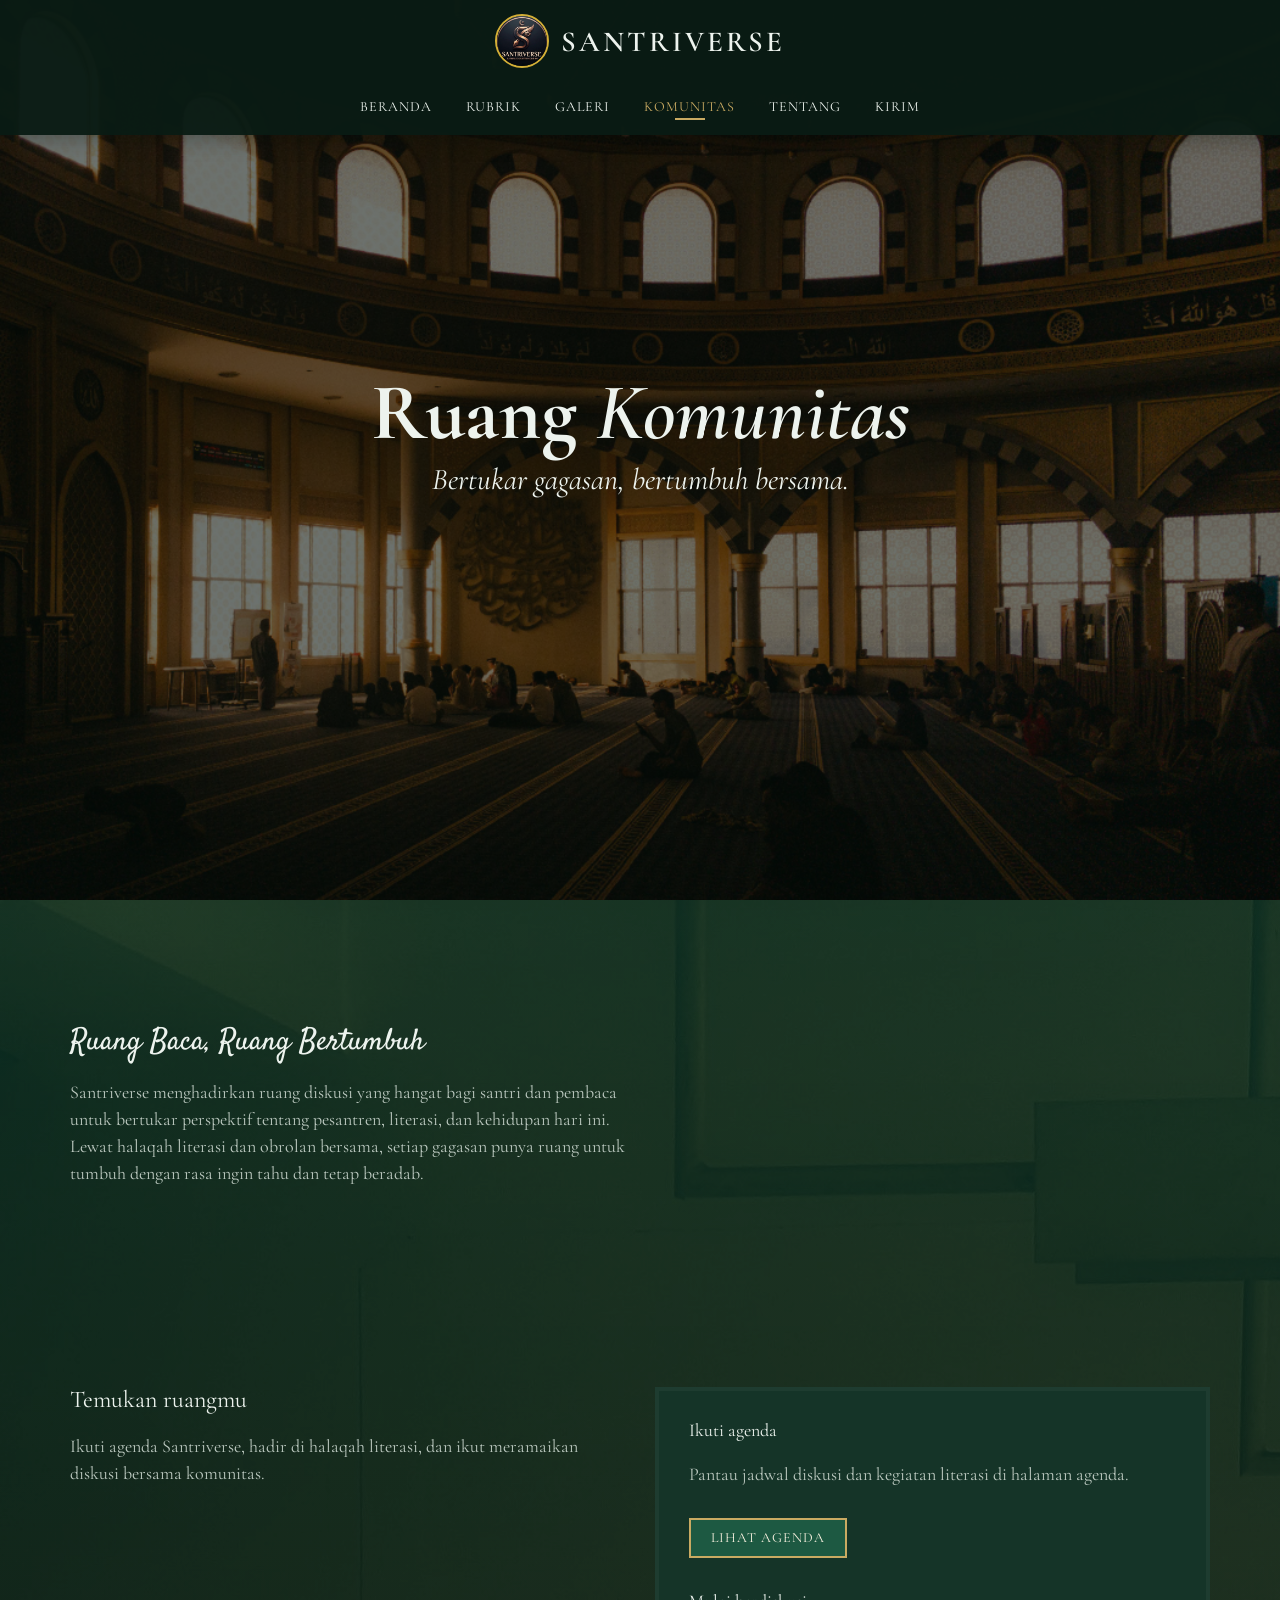
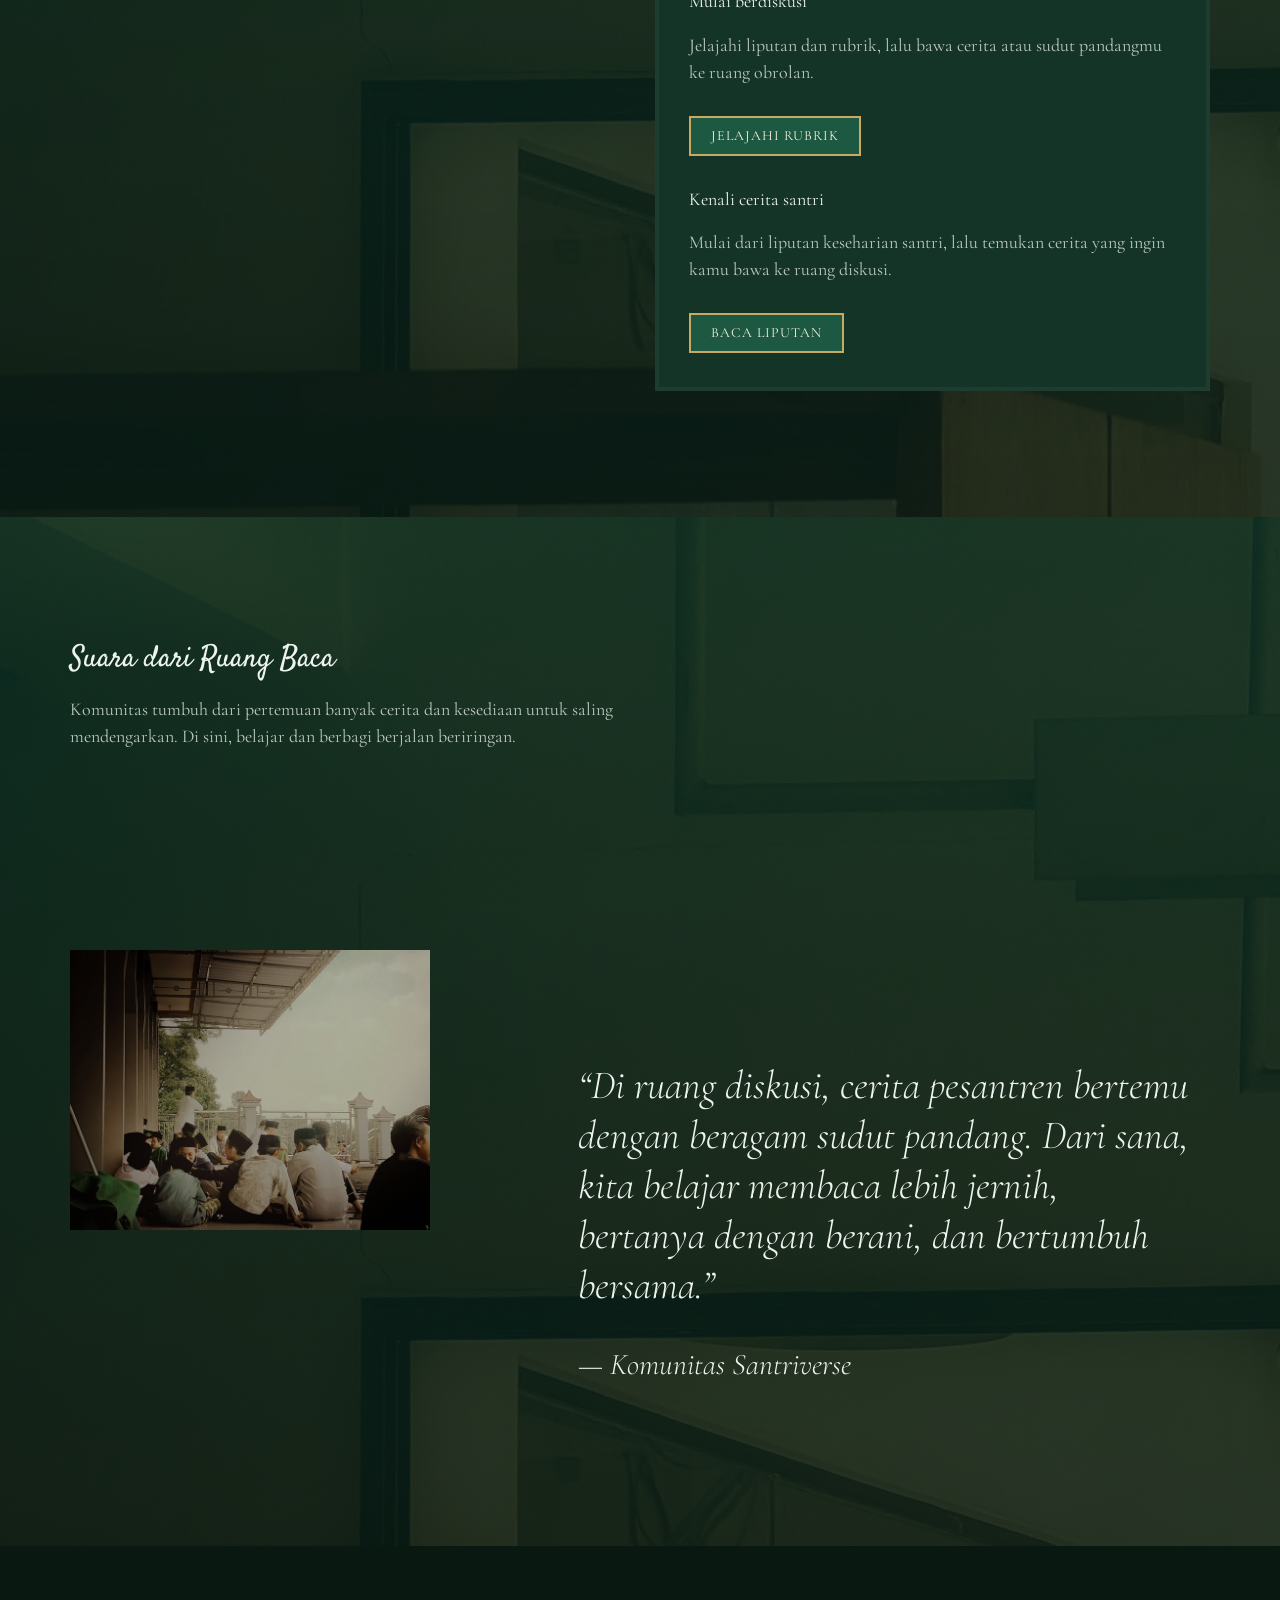
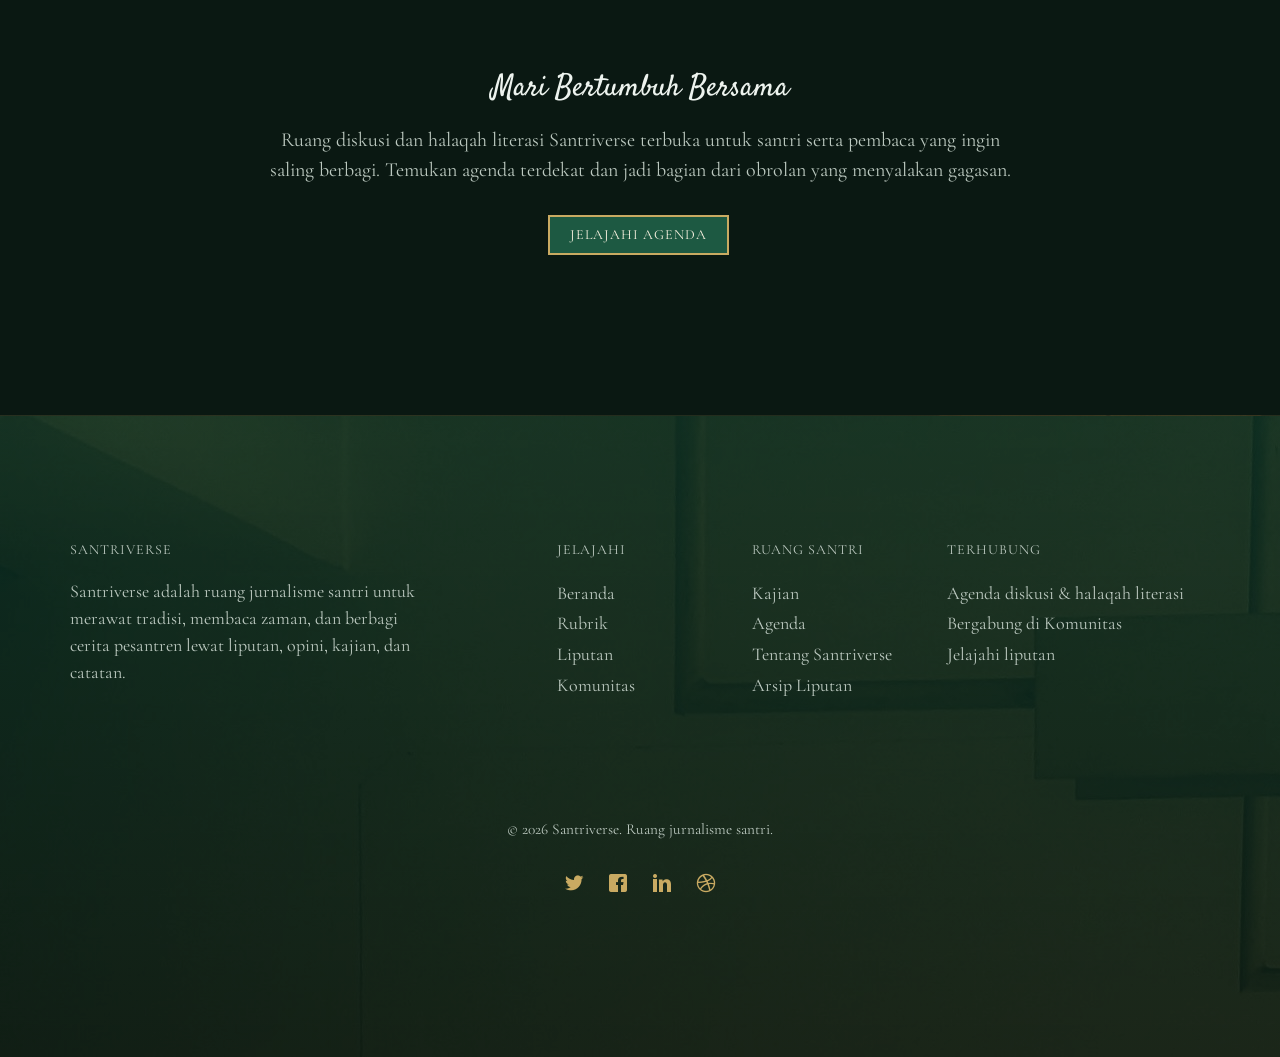
<file: community.html>
<!DOCTYPE HTML>
<html>
	<head>
	<meta charset="utf-8">
	<meta http-equiv="X-UA-Compatible" content="IE=edge">
	<title>Ruang Komunitas | SANTRIVERSE</title>
	<meta name="viewport" content="width=device-width, initial-scale=1">
	<meta name="description" content="Ruang komunitas Santriverse untuk diskusi, halaqah literasi, dan kebersamaan santri serta pembaca." />
	<meta name="keywords" content="Santriverse, komunitas santri, halaqah literasi, diskusi, jurnalisme santri" />
	<meta name="author" content="Santriverse" />

	<!-- 
	//////////////////////////////////////////////////////

	FREE HTML5 TEMPLATE 
	DESIGNED & DEVELOPED by FreeHTML5.co
		
	Website: 		http://freehtml5.co/
	Email: 			info@freehtml5.co
	Twitter: 		http://twitter.com/fh5co
	Facebook: 		https://www.facebook.com/fh5co

	//////////////////////////////////////////////////////
	 -->

  	<!-- Facebook and Twitter integration -->
	<meta property="og:title" content=""/>
	<meta property="og:image" content=""/>
	<meta property="og:url" content=""/>
	<meta property="og:site_name" content=""/>
	<meta property="og:description" content=""/>
	<meta name="twitter:title" content="" />
	<meta name="twitter:image" content="" />
	<meta name="twitter:url" content="" />
	<meta name="twitter:card" content="" />

	<link href="https://fonts.googleapis.com/css?family=Cormorant+Garamond:300,300i,400,400i,500,600i,700" rel="stylesheet">
	<link href="https://fonts.googleapis.com/css?family=Satisfy" rel="stylesheet">
	
	<!-- Animate.css -->
	<link rel="stylesheet" href="css/animate.css">
	<!-- Icomoon Icon Fonts-->
	<link rel="stylesheet" href="css/icomoon.css">
	<!-- Bootstrap  -->
	<link rel="stylesheet" href="css/bootstrap.css">

	<!-- Flexslider  -->
	<link rel="stylesheet" href="css/flexslider.css">
	<!-- Date Time -->
	<link rel="stylesheet" href="css/bootstrap-datetimepicker.min.css">

	<!-- Theme style  -->
	<link rel="stylesheet" href="css/style.css">

	<!-- Modernizr JS -->
	<script src="js/modernizr-2.6.2.min.js"></script>
	<!-- FOR IE9 below -->
	<!--[if lt IE 9]>
	<script src="js/respond.min.js"></script>
	<![endif]-->

	</head>
	<body class="community-page">
		
	<div class="fh5co-loader"></div>
	
	<div id="page">
	<nav class="fh5co-nav" role="navigation">
		<!-- <div class="top-menu"> -->
			<div class="container">
				<div class="row">
					<div class="col-xs-12 text-center logo-wrap">
						<div id="fh5co-logo">
							<a href="index.html" class="brand-logo">
								<img class="brand-logo-mark" src="images/5528c7f9-8fe4-4015-9550-da9bfec27043.jpg" alt="Logo Santriverse" aria-hidden="true">
								<span class="brand-logo-text">SANTRIVERSE</span>
							</a>
						</div>
					</div>
					<div class="col-xs-12 text-center menu-1 menu-wrap">
						<ul>
							<li><a href="index.html">Beranda</a></li>
							<li><a href="menu.html">Rubrik</a></li>
							<li class="has-dropdown">
								<a href="gallery.html">Galeri</a>
								<ul class="dropdown">
									<li><a href="gallery.html#fh5co-gallery">Liputan</a></li>
									<li><a href="index.html#fh5co-slider">Kajian</a></li>
									<li><a href="index.html#fh5co-blog">Agenda</a></li>
								</ul>
							</li>
							<li class="active"><a href="community.html">Komunitas</a></li>
							<li><a href="about.html">Tentang</a></li>
							<li><a href="contact.html">Kirim</a></li>
						</ul>
					</div>
				</div>
				
			</div>
		<!-- </div> -->
	</nav>

	<header id="fh5co-header" class="fh5co-cover js-fullheight" role="banner" style="background-image: url(images/komunitas_1.jpg);" data-stellar-background-ratio="0.5">
		<div class="overlay"></div>
		<div class="container">
			<div class="row">
				<div class="col-md-12 text-center">
					<div class="display-t js-fullheight">
						<div class="display-tc js-fullheight animate-box" data-animate-effect="fadeIn">
							<h1>Ruang <em>Komunitas</em></h1>
							<h2>Bertukar gagasan, bertumbuh bersama.</h2>
						</div>
					</div>
				</div>
			</div>
		</div>
	</header>

	
	<div id="fh5co-reservation-form" class="fh5co-section">
		<div class="container">
			<div class="row">
				<div class="col-md-12 fh5co-heading animate-box">
					<h2>Ruang Baca, Ruang Bertumbuh</h2>
					<div class="row">
						<div class="col-md-6">
							<p>Santriverse menghadirkan ruang diskusi yang hangat bagi santri dan pembaca untuk bertukar perspektif tentang pesantren, literasi, dan kehidupan hari ini. Lewat halaqah literasi dan obrolan bersama, setiap gagasan punya ruang untuk tumbuh dengan rasa ingin tahu dan tetap beradab.</p>
						</div>
					</div>
				</div>
				
				<div class="col-md-6 col-sm-6">
					<div class="section-heading">
						<h3>Temukan ruangmu</h3>
						<p>Ikuti agenda Santriverse, hadir di halaqah literasi, dan ikut meramaikan diskusi bersama komunitas.</p>
					</div>
				</div>
				<div class="col-md-6 col-sm-6">
					<div id="form-wrap">
						<div class="row form-group">
							<div class="col-md-12">
								<h4>Ikuti agenda</h4>
								<p>Pantau jadwal diskusi dan kegiatan literasi di halaman agenda.</p>
								<a href="index.html#fh5co-blog" class="btn btn-primary btn-outline">LIHAT AGENDA</a>
							</div>
						</div>
						<div class="row form-group">
							<div class="col-md-12">
								<h4>Mulai berdiskusi</h4>
								<p>Jelajahi liputan dan rubrik, lalu bawa cerita atau sudut pandangmu ke ruang obrolan.</p>
								<a href="menu.html" class="btn btn-primary btn-outline">JELAJAHI RUBRIK</a>
							</div>
						</div>
						<div class="row form-group">
							<div class="col-md-12">
								<h4>Kenali cerita santri</h4>
								<p>Mulai dari liputan keseharian santri, lalu temukan cerita yang ingin kamu bawa ke ruang diskusi.</p>
								<a href="gallery.html#fh5co-gallery" class="btn btn-primary btn-outline">BACA LIPUTAN</a>
							</div>
						</div>
					</div>
				</div>
				
				
			</div>
		</div>
	</div>

	<div id="fh5co-featured-testimony" class="fh5co-section">
		<div class="container">
			<div class="row">
				<div class="col-md-12 fh5co-heading animate-box">
					<h2>Suara dari Ruang Baca</h2>
					<div class="row">
						<div class="col-md-6">
							<p>Komunitas tumbuh dari pertemuan banyak cerita dan kesediaan untuk saling mendengarkan. Di sini, belajar dan berbagi berjalan beriringan.</p>
						</div>
					</div>
				</div>

				<div class="col-md-5 animate-box img-to-responsive animate-box" data-animate-effect="fadeInLeft">
						<img src="images/Majlisan%20Foto.jpg" alt="Santri berkumpul dalam majelisan" class="testimonial-image">
				</div>
				<div class="col-md-7 animate-box" data-animate-effect="fadeInRight">
					<blockquote>
						<p> &ldquo;Di ruang diskusi, cerita pesantren bertemu dengan beragam sudut pandang. Dari sana, kita belajar membaca lebih jernih, bertanya dengan berani, dan bertumbuh bersama.&rdquo;</p>
						<p class="author"><cite>&mdash; Komunitas Santriverse</cite></p>
					</blockquote>
				</div>
			</div>
		</div>
	</div>

	
	
	<div id="fh5co-started" class="fh5co-section animate-box" style="background-image: url(images/komunitas_1.jpg);" data-stellar-background-ratio="0.5">
		<div class="overlay"></div>
		<div class="container">
			<div class="row animate-box">
				<div class="col-md-8 col-md-offset-2 text-center fh5co-heading">
					<h2>Mari Bertumbuh Bersama</h2>
					<p>Ruang diskusi dan halaqah literasi Santriverse terbuka untuk santri serta pembaca yang ingin saling berbagi. Temukan agenda terdekat dan jadi bagian dari obrolan yang menyalakan gagasan.</p>
					<p><a href="index.html#fh5co-blog" class="btn btn-primary btn-outline">JELAJAHI AGENDA</a></p>
				</div>
			</div>
		</div>
	</div>

	<footer id="fh5co-footer" role="contentinfo" class="fh5co-section">
		<div class="container">
			<div class="row row-pb-md">
				<div class="col-md-4 fh5co-widget">
					<h4>SANTRIVERSE</h4>
					<p>Santriverse adalah ruang jurnalisme santri untuk merawat tradisi, membaca zaman, dan berbagi cerita pesantren lewat liputan, opini, kajian, dan catatan.</p>
				</div>
				<div class="col-md-2 col-md-push-1 fh5co-widget">
					<h4>Jelajahi</h4>
					<ul class="fh5co-footer-links">
						<li><a href="index.html">Beranda</a></li>
						<li><a href="menu.html">Rubrik</a></li>
						<li><a href="gallery.html">Liputan</a></li>
						<li><a href="community.html">Komunitas</a></li>
					</ul>
				</div>

				<div class="col-md-2 col-md-push-1 fh5co-widget">
					<h4>Ruang Santri</h4>
					<ul class="fh5co-footer-links">
						<li><a href="index.html#fh5co-slider">Kajian</a></li>
						<li><a href="index.html#fh5co-blog">Agenda</a></li>
						<li><a href="about.html">Tentang Santriverse</a></li>
						<li><a href="gallery.html#fh5co-gallery">Arsip Liputan</a></li>
					</ul>
				</div>

				<div class="col-md-4 col-md-push-1 fh5co-widget">
					<h4>Terhubung</h4>
					<ul class="fh5co-footer-links">
						<li><a href="index.html#fh5co-blog">Agenda diskusi &amp; halaqah literasi</a></li>
						<li><a href="community.html">Bergabung di Komunitas</a></li>
						<li><a href="gallery.html#fh5co-gallery">Jelajahi liputan</a></li>
					</ul>
				</div>

			</div>

			<div class="row copyright">
				<div class="col-md-12 text-center">
					<p>
						<small class="block">&copy; 2026 Santriverse. Ruang jurnalisme santri.</small>
					</p>
					<p>
						<ul class="fh5co-social-icons">
							<li><a href="#"><i class="icon-twitter2"></i></a></li>
							<li><a href="#"><i class="icon-facebook2"></i></a></li>
							<li><a href="#"><i class="icon-linkedin2"></i></a></li>
							<li><a href="#"><i class="icon-dribbble2"></i></a></li>
						</ul>
					</p>
				</div>
			</div>

		</div>
	</footer>
	</div>

	<div class="gototop js-top">
		<a href="#" class="js-gotop"><i class="icon-arrow-up22"></i></a>
	</div>
	
	<!-- jQuery -->
	<script src="js/jquery.min.js"></script>
	<!-- jQuery Easing -->
	<script src="js/jquery.easing.1.3.js"></script>
	<!-- Bootstrap -->
	<script src="js/bootstrap.min.js"></script>
	<!-- Waypoints -->
	<script src="js/jquery.waypoints.min.js"></script>
	<!-- Waypoints -->
	<script src="js/jquery.stellar.min.js"></script>
	<!-- Flexslider -->
	<script src="js/jquery.flexslider-min.js"></script>

	<!-- Date Time -->
	<script src="js/moment.min.js"></script>
	<script src="js/bootstrap-datetimepicker.js"></script>
	

	<!-- Main -->
	<script src="js/main.js"></script>

	</body>
</html>
</file>
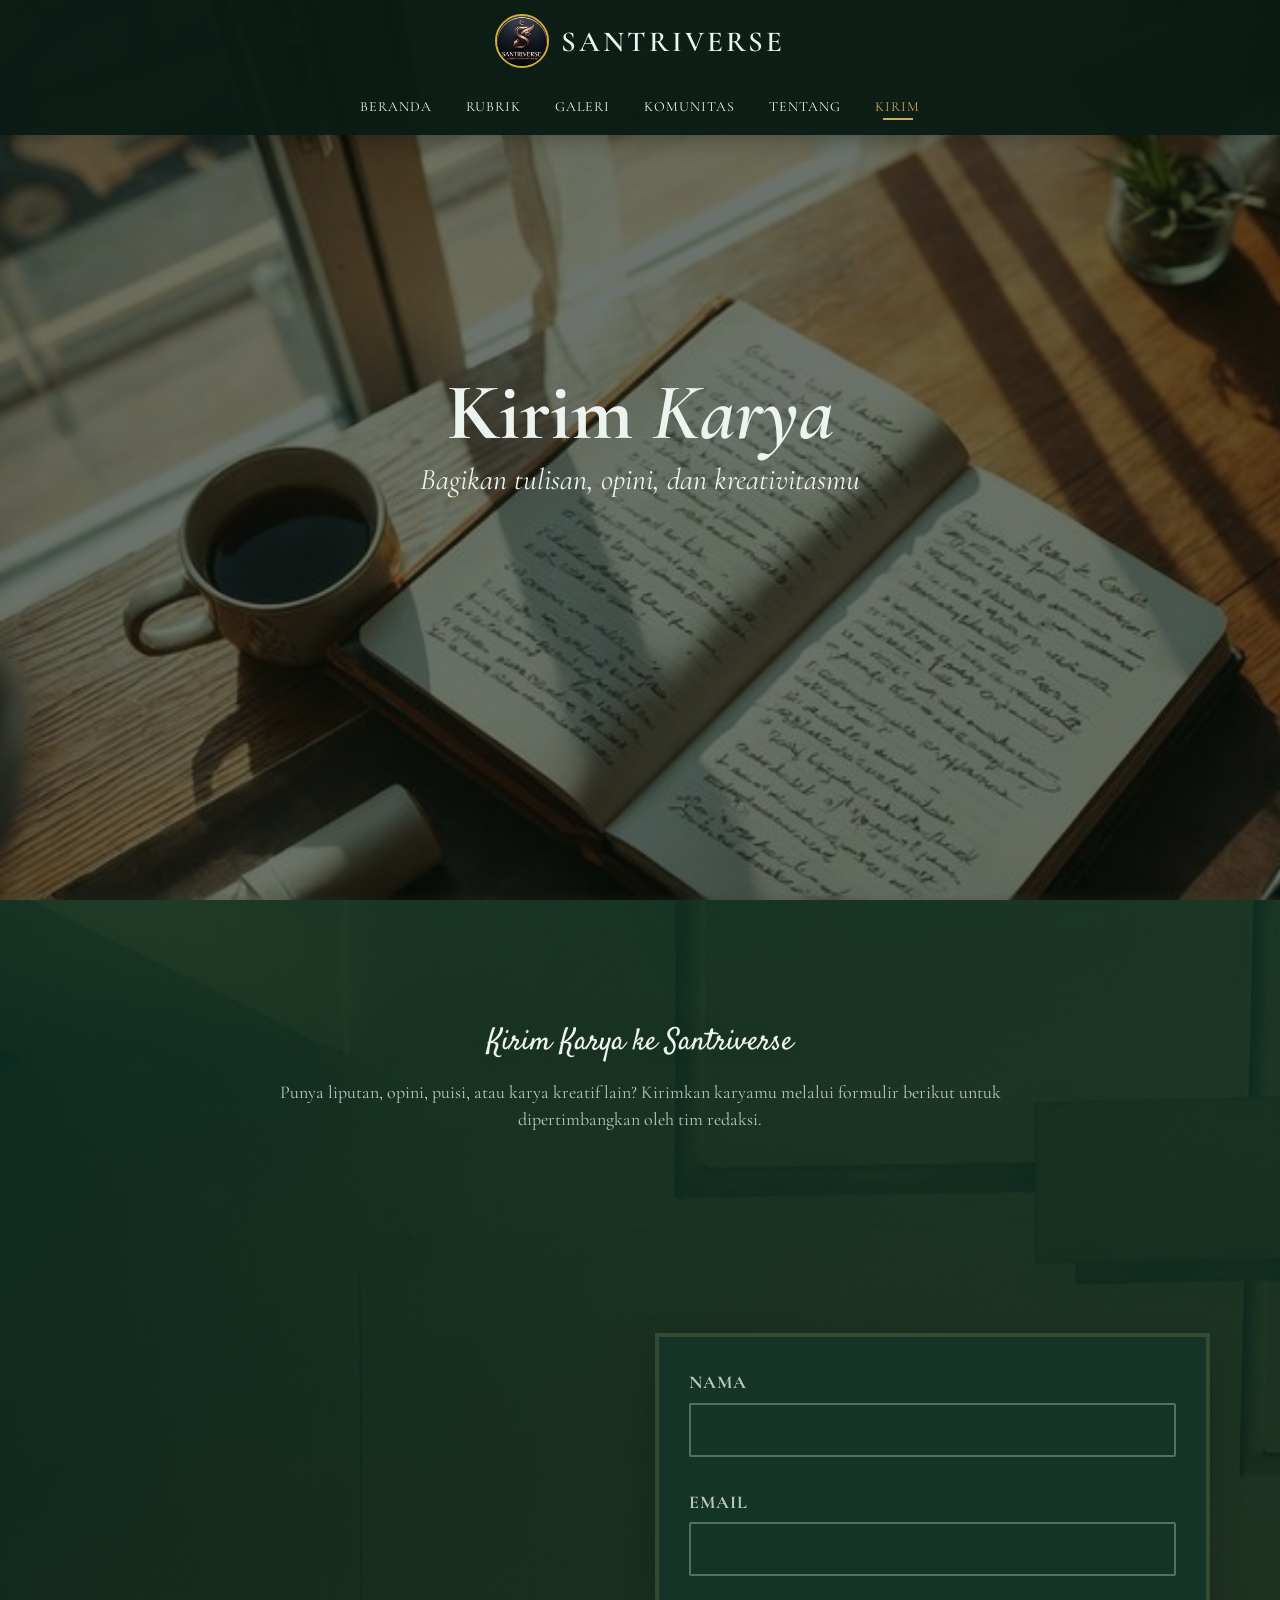
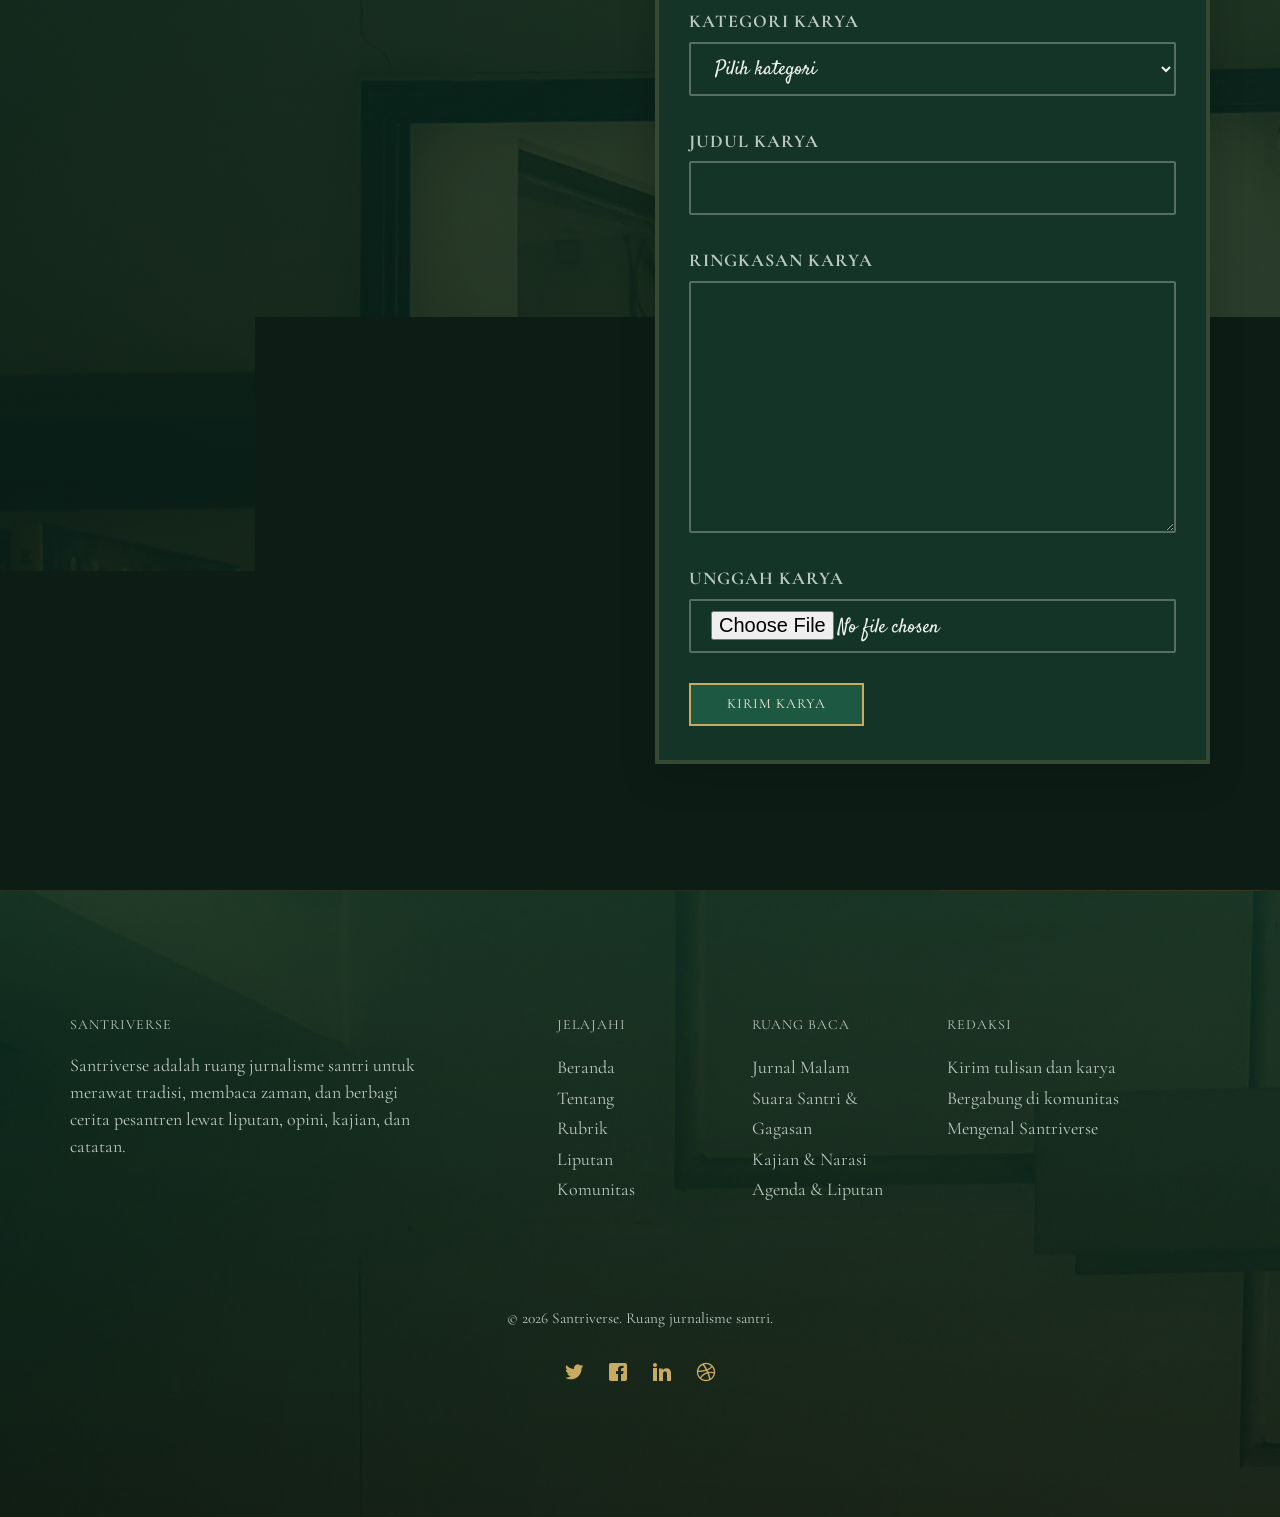
<file: contact.html>
<!DOCTYPE HTML>
<html>
	<head>
	<meta charset="utf-8">
	<meta http-equiv="X-UA-Compatible" content="IE=edge">
	<title>SANTRIVERSE</title>
	<meta name="viewport" content="width=device-width, initial-scale=1">
	<meta name="description" content="Free HTML5 Website Template by freehtml5.co" />
	<meta name="keywords" content="free website templates, free html5, free template, free bootstrap, free website template, html5, css3, mobile first, responsive" />
	<meta name="author" content="freehtml5.co" />

	<!-- 
	//////////////////////////////////////////////////////

	FREE HTML5 TEMPLATE 
	DESIGNED & DEVELOPED by FreeHTML5.co
		
	Website: 		http://freehtml5.co/
	Email: 			info@freehtml5.co
	Twitter: 		http://twitter.com/fh5co
	Facebook: 		https://www.facebook.com/fh5co

	//////////////////////////////////////////////////////
	 -->

  	<!-- Facebook and Twitter integration -->
	<meta property="og:title" content=""/>
	<meta property="og:image" content=""/>
	<meta property="og:url" content=""/>
	<meta property="og:site_name" content=""/>
	<meta property="og:description" content=""/>
	<meta name="twitter:title" content="" />
	<meta name="twitter:image" content="" />
	<meta name="twitter:url" content="" />
	<meta name="twitter:card" content="" />

	<link href="https://fonts.googleapis.com/css?family=Cormorant+Garamond:300,300i,400,400i,500,600i,700" rel="stylesheet">
	<link href="https://fonts.googleapis.com/css?family=Satisfy" rel="stylesheet">
	
	<!-- Animate.css -->
	<link rel="stylesheet" href="css/animate.css">
	<!-- Icomoon Icon Fonts-->
	<link rel="stylesheet" href="css/icomoon.css">
	<!-- Bootstrap  -->
	<link rel="stylesheet" href="css/bootstrap.css">

	<!-- Flexslider  -->
	<link rel="stylesheet" href="css/flexslider.css">

	<!-- Theme style  -->
	<link rel="stylesheet" href="css/style.css">

	<!-- Modernizr JS -->
	<script src="js/modernizr-2.6.2.min.js"></script>
	<!-- FOR IE9 below -->
	<!--[if lt IE 9]>
	<script src="js/respond.min.js"></script>
	<![endif]-->

	</head>
	<body>
		
	<div class="fh5co-loader"></div>
	
	<div id="page">
	<nav class="fh5co-nav" role="navigation">
		<!-- <div class="top-menu"> -->
			<div class="container">
				<div class="row">
					<div class="col-xs-12 text-center logo-wrap">
						<div id="fh5co-logo">
							<a href="index.html" class="brand-logo">
								<img class="brand-logo-mark" src="images/5528c7f9-8fe4-4015-9550-da9bfec27043.jpg" alt="Logo Santriverse" aria-hidden="true">
								<span class="brand-logo-text">SANTRIVERSE</span>
							</a>
						</div>
					</div>
					<div class="col-xs-12 text-center menu-1 menu-wrap">
						<ul>
							<li><a href="index.html">Beranda</a></li>
							<li><a href="menu.html">Rubrik</a></li>
							<li class="has-dropdown">
								<a href="gallery.html">Galeri</a>
								<ul class="dropdown">
									<li><a href="gallery.html#fh5co-gallery">Liputan</a></li>
									<li><a href="index.html#fh5co-slider">Kajian</a></li>
									<li><a href="index.html#fh5co-blog">Agenda</a></li>
								</ul>
							</li>
							<li><a href="community.html">Komunitas</a></li>
							<li><a href="about.html">Tentang</a></li>
							<li class="active"><a href="contact.html">Kirim</a></li>
						</ul>
					</div>
				</div>
				
			</div>
		<!-- </div> -->
	</nav>

	<header id="fh5co-header" class="fh5co-cover js-fullheight" role="banner" style="background-image: url(images/contact_1.jpg);" data-stellar-background-ratio="0.5">
		<div class="overlay"></div>
		<div class="container">
			<div class="row">
				<div class="col-md-12 text-center">
					<div class="display-t js-fullheight">
						<div class="display-tc js-fullheight animate-box" data-animate-effect="fadeIn">
							<h1>Kirim <em>Karya</em></h1>
							<h2>Bagikan tulisan, opini, dan kreativitasmu</h2>
						</div>
					</div>
				</div>
			</div>
		</div>
	</header>

	
	<div id="fh5co-contact" class="fh5co-section animate-box">
		<div class="container">
			<div class="row animate-box">
				<div class="col-md-8 col-md-offset-2 text-center fh5co-heading">
					<h2>Kirim Karya ke Santriverse</h2>
					<p>Punya liputan, opini, puisi, atau karya kreatif lain? Kirimkan karyamu melalui formulir berikut untuk dipertimbangkan oleh tim redaksi.</p>
				</div>
			</div>
			
			<div class="row">
				<div class="col-md-6 col-md-push-6 col-sm-6 col-sm-push-6">
					<form action="#" id="form-wrap" enctype="multipart/form-data">
						<div class="row form-group">
							<div class="col-md-12">
								<label for="name">Nama</label>
								<input type="text" class="form-control" id="name" name="name" required>
							</div>
						</div>
						<div class="row form-group">
							<div class="col-md-12">
								<label for="email">Email</label>
								<input type="email" class="form-control" id="email" name="email" required>
							</div>
						</div>
						<div class="row form-group">
							<div class="col-md-12">
								<label for="category">Kategori Karya</label>
								<select class="form-control" id="category" name="category" required>
									<option value="">Pilih kategori</option>
									<option value="Liputan">Liputan</option>
									<option value="Opini">Opini</option>
									<option value="Kajian">Kajian</option>
									<option value="Puisi">Puisi</option>
									<option value="Karya Kreatif">Karya Kreatif</option>
								</select>
							</div>
						</div>
						<div class="row form-group">
							<div class="col-md-12">
								<label for="title">Judul Karya</label>
								<input type="text" class="form-control" id="title" name="title" required>
							</div>
						</div>
						<div class="row form-group">
							<div class="col-md-12">
								<label for="message">Ringkasan Karya</label>
								<textarea id="message" name="message" cols="30" rows="8" class="form-control" required></textarea>
							</div>
						</div>
						<div class="row form-group">
							<div class="col-md-12">
								<label for="file">Unggah Karya</label>
								<input type="file" class="form-control" id="file" name="file" accept=".pdf,.doc,.docx,.jpg,.jpeg,.png">
							</div>
						</div>
						<div class="row form-group">
							<div class="col-md-12">
								<input type="submit" class="btn btn-primary btn-outline btn-lg" value="Kirim Karya">
							</div>
						</div>

					</form>
				</div>
			</div>

		</div>
	</div>

	<footer id="fh5co-footer" role="contentinfo" class="fh5co-section">
		<div class="container">
			<div class="row row-pb-md">
				<div class="col-md-4 fh5co-widget">
					<h4>SANTRIVERSE</h4>
					<p>Santriverse adalah ruang jurnalisme santri untuk merawat tradisi, membaca zaman, dan berbagi cerita pesantren lewat liputan, opini, kajian, dan catatan.</p>
				</div>
				<div class="col-md-2 col-md-push-1 fh5co-widget">
					<h4>Jelajahi</h4>
					<ul class="fh5co-footer-links">
						<li><a href="index.html">Beranda</a></li>
						<li><a href="about.html">Tentang</a></li>
						<li><a href="menu.html">Rubrik</a></li>
						<li><a href="gallery.html">Liputan</a></li>
						<li><a href="community.html">Komunitas</a></li>
					</ul>
				</div>

				<div class="col-md-2 col-md-push-1 fh5co-widget">
					<h4>Ruang Baca</h4>
					<ul class="fh5co-footer-links">
						<li><a href="menu.html#rubrik-jurnal">Jurnal Malam</a></li>
						<li><a href="menu.html#rubrik-gagasan">Suara Santri &amp; Gagasan</a></li>
						<li><a href="menu.html#rubrik-kajian">Kajian &amp; Narasi</a></li>
						<li><a href="index.html#fh5co-blog">Agenda &amp; Liputan</a></li>
					</ul>
				</div>

				<div class="col-md-4 col-md-push-1 fh5co-widget">
					<h4>Redaksi</h4>
					<ul class="fh5co-footer-links">
						<li><a href="contact.html#fh5co-contact">Kirim tulisan dan karya</a></li>
						<li><a href="community.html">Bergabung di komunitas</a></li>
						<li><a href="about.html">Mengenal Santriverse</a></li>
					</ul>
				</div>

			</div>

			<div class="row copyright">
				<div class="col-md-12 text-center">
					<p>
						<small class="block">&copy; 2026 Santriverse. Ruang jurnalisme santri.</small>
					</p>
					<ul class="fh5co-social-icons">
						<li><a href="#"><i class="icon-twitter2"></i></a></li>
						<li><a href="#"><i class="icon-facebook2"></i></a></li>
						<li><a href="#"><i class="icon-linkedin2"></i></a></li>
						<li><a href="#"><i class="icon-dribbble2"></i></a></li>
					</ul>
				</div>
			</div>

		</div>
	</footer>
	</div>

	<div class="gototop js-top">
		<a href="#" class="js-gotop"><i class="icon-arrow-up22"></i></a>
	</div>
	
	<!-- jQuery -->
	<script src="js/jquery.min.js"></script>
	<!-- jQuery Easing -->
	<script src="js/jquery.easing.1.3.js"></script>
	<!-- Bootstrap -->
	<script src="js/bootstrap.min.js"></script>
	<!-- Waypoints -->
	<script src="js/jquery.waypoints.min.js"></script>
	<!-- Waypoints -->
	<script src="js/jquery.stellar.min.js"></script>
	<!-- Flexslider -->
	<script src="js/jquery.flexslider-min.js"></script>
	<!-- Main -->
	<script src="js/main.js"></script>

	</body>
</html>
</file>
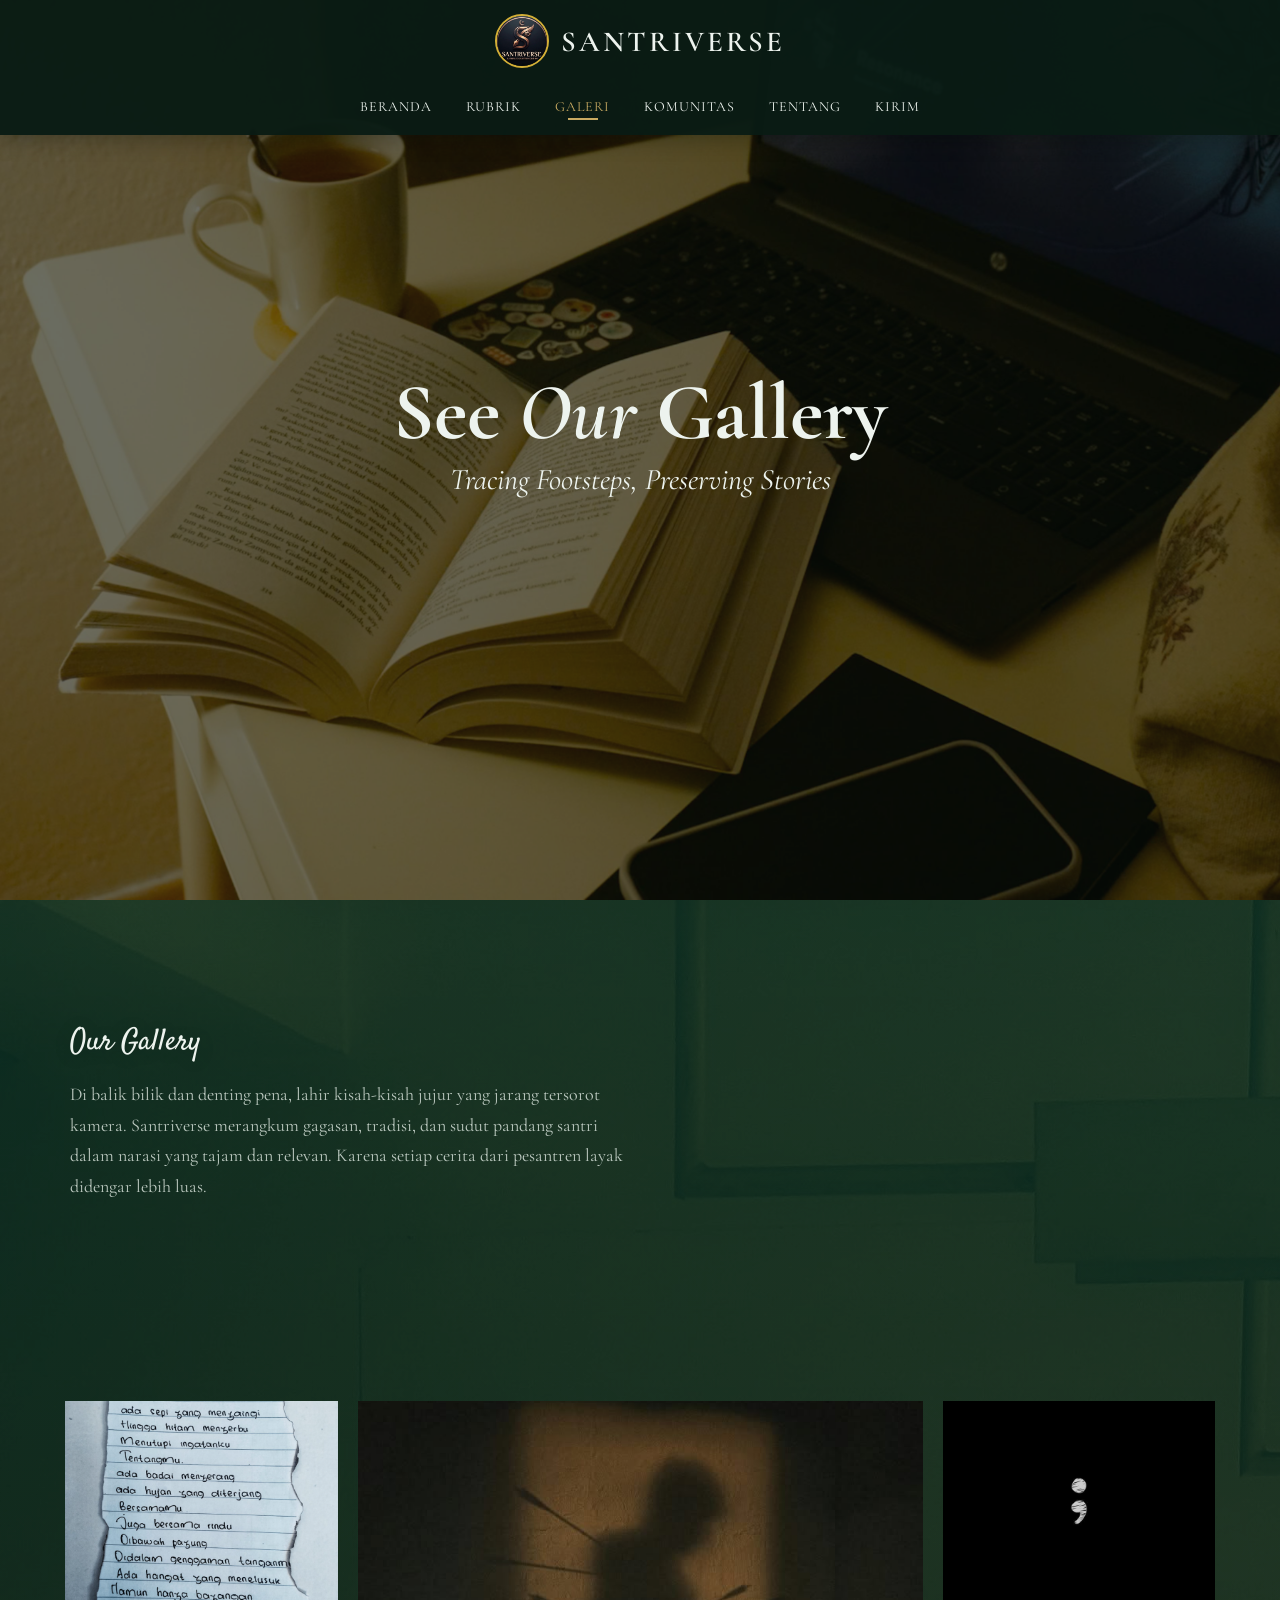
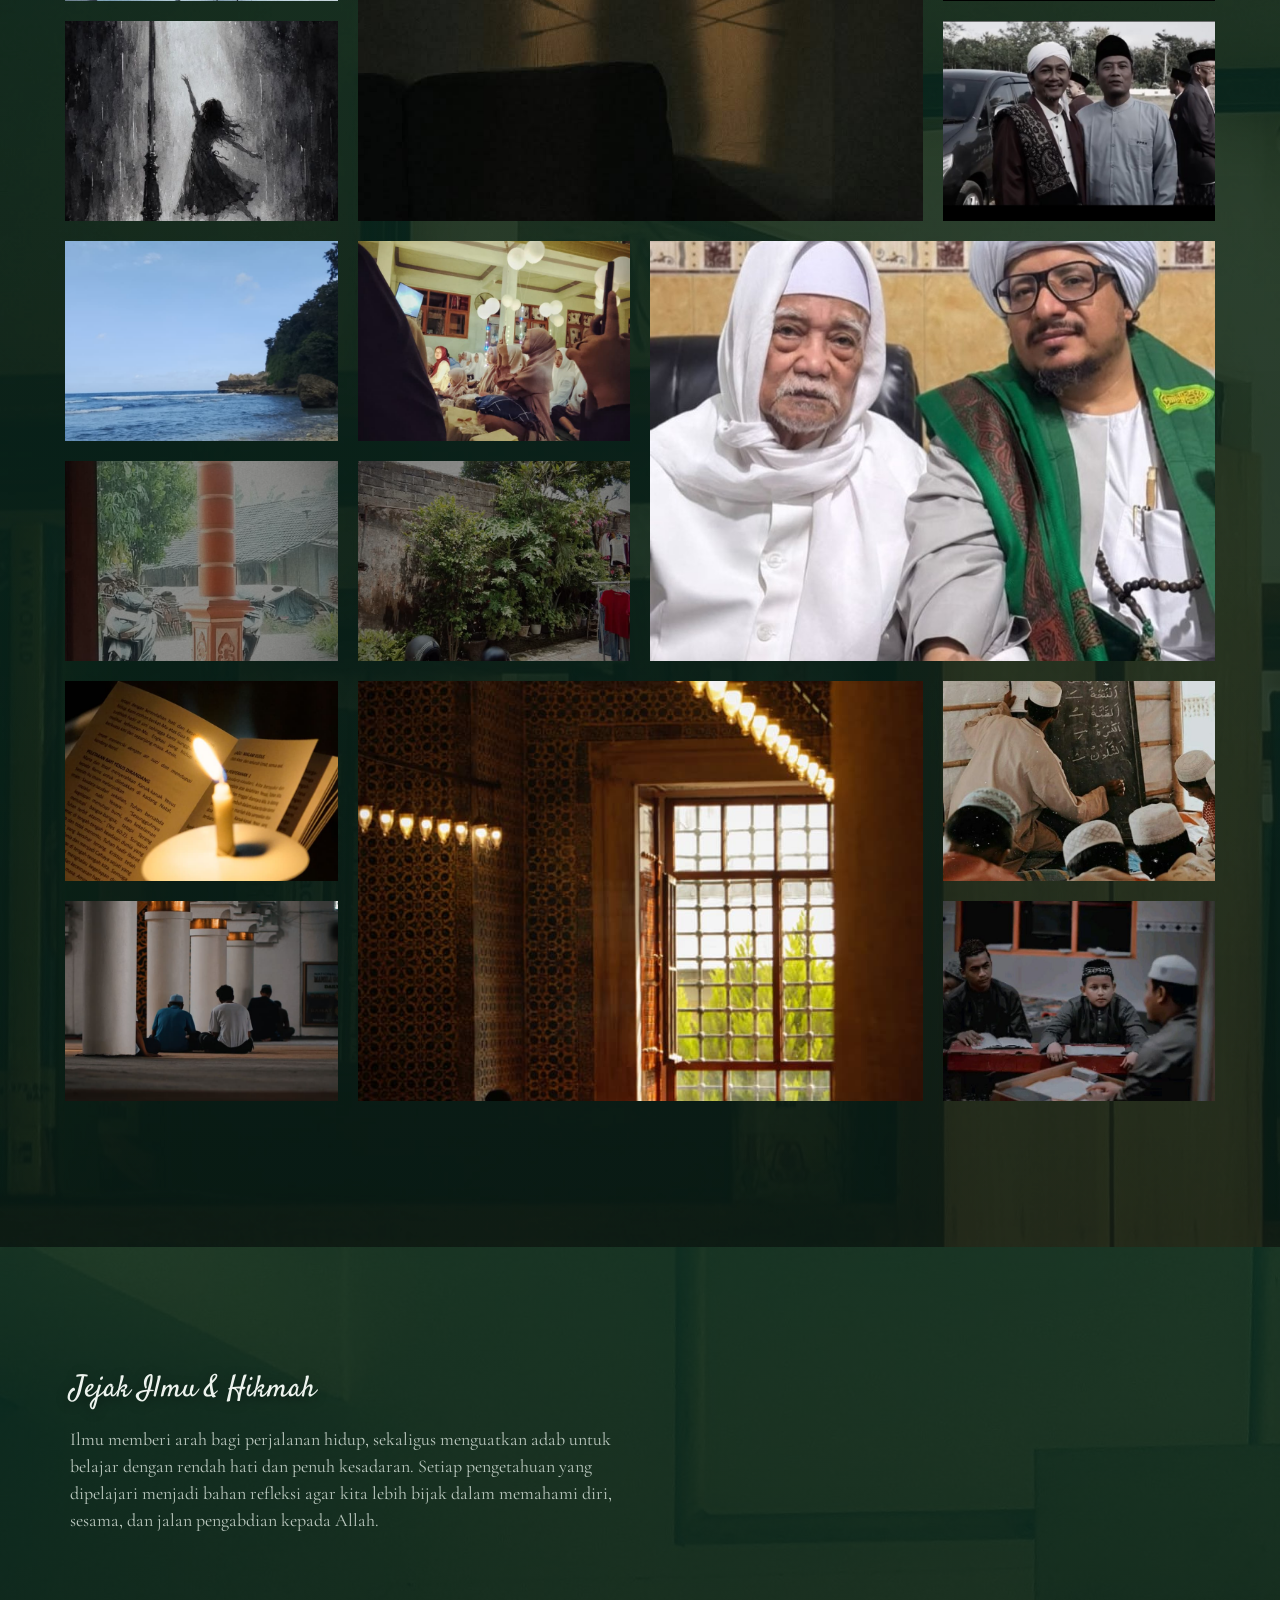
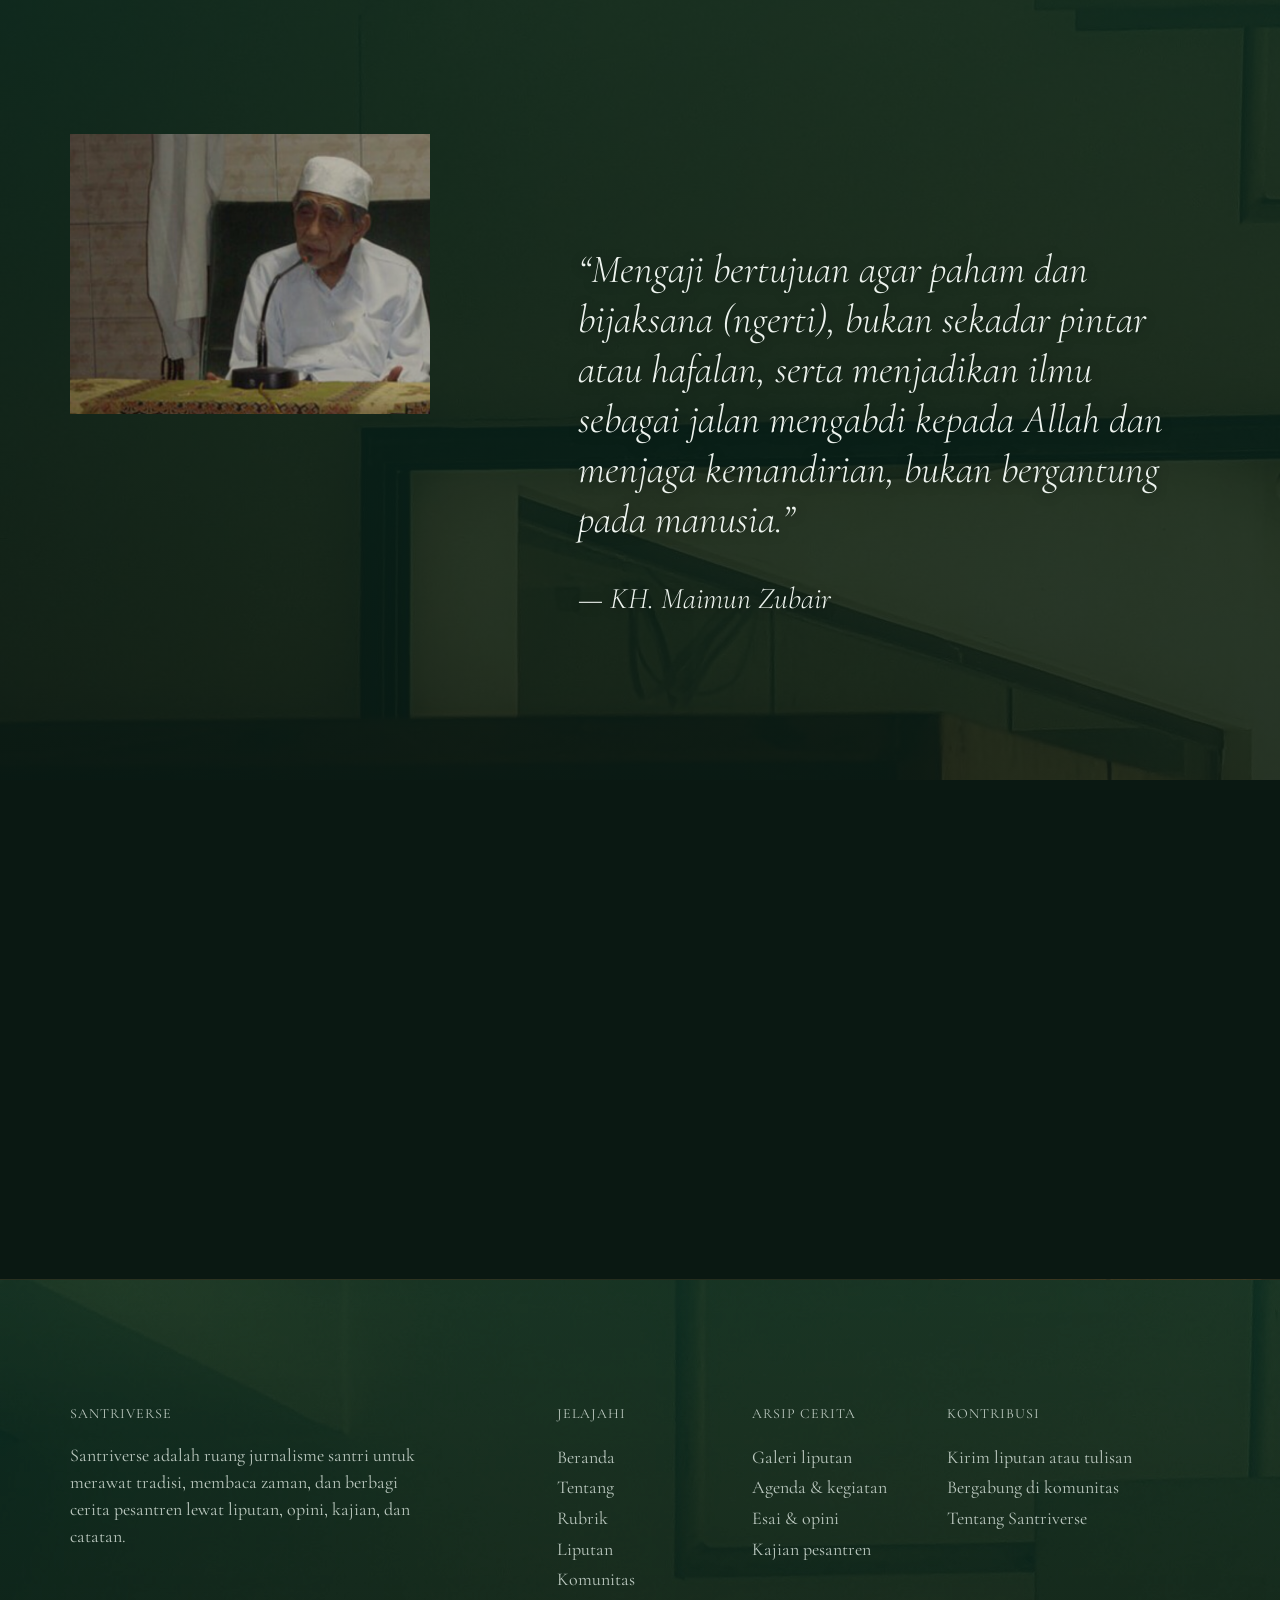
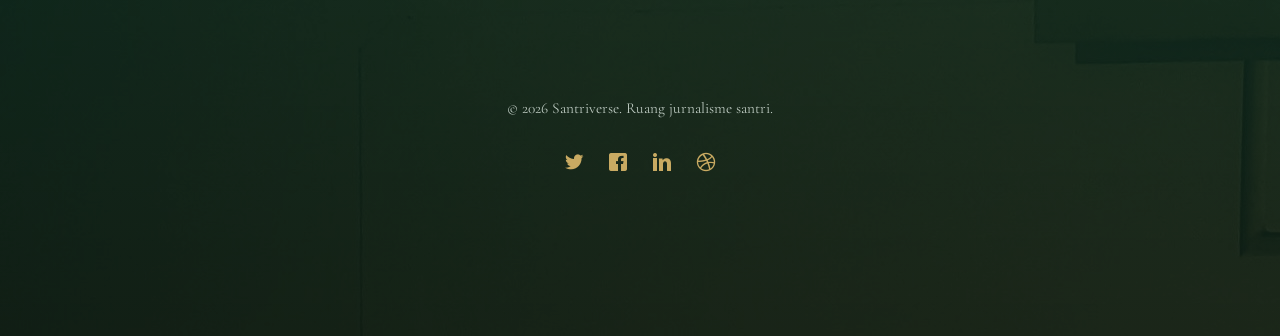
<file: gallery.html>
<!DOCTYPE HTML>
<html>
	<head>
	<meta charset="utf-8">
	<meta http-equiv="X-UA-Compatible" content="IE=edge">
	<title>SANTRIVERSE</title>
	<meta name="viewport" content="width=device-width, initial-scale=1">
	<meta name="description" content="SANTRIVERSE Gallery" />

  	<!-- Facebook and Twitter integration -->
	<meta property="og:title" content=""/>
	<meta property="og:image" content=""/>
	<meta property="og:url" content=""/>
	<meta property="og:site_name" content=""/>
	<meta property="og:description" content=""/>
	<meta name="twitter:title" content="" />
	<meta name="twitter:image" content="" />
	<meta name="twitter:url" content="" />
	<meta name="twitter:card" content="" />

	<link href="https://fonts.googleapis.com/css?family=Cormorant+Garamond:300,300i,400,400i,500,600i,700" rel="stylesheet">
	<link href="https://fonts.googleapis.com/css?family=Satisfy" rel="stylesheet">
	
	<!-- Animate.css -->
	<link rel="stylesheet" href="css/animate.css">
	<!-- Icomoon Icon Fonts-->
	<link rel="stylesheet" href="css/icomoon.css">
	<!-- Bootstrap  -->
	<link rel="stylesheet" href="css/bootstrap.css">

	<!-- Flexslider  -->
	<link rel="stylesheet" href="css/flexslider.css">

	<!-- Theme style  -->
	<link rel="stylesheet" href="css/style.css">

	<!-- Modernizr JS -->
	<script src="js/modernizr-2.6.2.min.js"></script>
	<!-- FOR IE9 below -->
	<!--[if lt IE 9]>
	<script src="js/respond.min.js"></script>
	<![endif]-->

	</head>
	<body>
		
	<div class="fh5co-loader"></div>
	
	<div id="page">
	<nav class="fh5co-nav" role="navigation">
		<!-- <div class="top-menu"> -->
			<div class="container">
				<div class="row">
					<div class="col-xs-12 text-center logo-wrap">
						<div id="fh5co-logo">
							<a href="index.html" class="brand-logo">
								<img class="brand-logo-mark" src="images/5528c7f9-8fe4-4015-9550-da9bfec27043.jpg" alt="Logo Santriverse" aria-hidden="true">
								<span class="brand-logo-text">SANTRIVERSE</span>
							</a>
						</div>
					</div>
					<div class="col-xs-12 text-center menu-1 menu-wrap">
						<ul>
							<li><a href="index.html">Beranda</a></li>
							<li><a href="menu.html">Rubrik</a></li>
							<li class="has-dropdown active">
								<a href="gallery.html">Galeri</a>
								<ul class="dropdown">
									<li><a href="gallery.html#fh5co-gallery">Liputan</a></li>
									<li><a href="index.html#fh5co-slider">Kajian</a></li>
									<li><a href="index.html#fh5co-blog">Agenda</a></li>
								</ul>
							</li>
							<li><a href="community.html">Komunitas</a></li>
							<li><a href="about.html">Tentang</a></li>
							<li><a href="contact.html">Kirim</a></li>
						</ul>
					</div>
				</div>
				
			</div>
		<!-- </div> -->
	</nav>

	<header id="fh5co-header" class="fh5co-cover js-fullheight" role="banner" style="background-image: url(images/gallery_01.jpg);" data-stellar-background-ratio="0.5">
		<div class="overlay"></div>
		<div class="container">
			<div class="row">
				<div class="col-md-12 text-center">
					<div class="display-t js-fullheight">
						<div class="display-tc js-fullheight animate-box" data-animate-effect="fadeIn">
							<h1>See <em>Our</em> Gallery</h1>
							<h2>Tracing Footsteps, Preserving Stories</h2>
						</div>
					</div>
				</div>
			</div>
		</div>
	</header>
	<div id="fh5co-gallery" class="fh5co-section">
		<div class="container">
			<div class="row">
				<div class="col-md-12 fh5co-heading animate-box">
					<h2>Our Gallery</h2>
					<div class="row">
						<div class="col-md-6">
							<p class="gallery-description">Di balik bilik dan denting pena, lahir kisah-kisah jujur yang jarang tersorot kamera. Santriverse merangkum gagasan, tradisi, dan sudut pandang santri dalam narasi yang tajam dan relevan. Karena setiap cerita dari pesantren layak didengar lebih luas.</p>
						</div>
					</div>
				</div>

				<div class="col-md-3 col-sm-3 fh5co-gallery_item">
					<div class="fh5co-bg-img" style="background-image: url(images/gambar_1.jpeg);" data-trigger="zoomerang"></div>
					<div class="fh5co-bg-img" style="background-image: url(images/gambar_2.jpeg);" data-trigger="zoomerang"></div>
				</div>
				<div class="col-md-6 col-sm-6 fh5co-gallery_item">
					<div class="fh5co-bg-img fh5co-gallery_big" style="background-image: url(images/gambar_3.jpeg);" data-trigger="zoomerang"></div>
				</div>
				<div class="col-md-3 col-sm-3 fh5co-gallery_item">
					<div class="fh5co-bg-img" style="background-image: url(images/gambar_4.jpeg);" data-trigger="zoomerang"></div>
					<div class="fh5co-bg-img" style="background-image: url(images/gambar_6.jpeg);" data-trigger="zoomerang"></div>
				</div>

				<div class="col-md-3 col-sm-3 fh5co-gallery_item">
					<div class="fh5co-bg-img" style="background-image: url(images/gambar_7.jpeg);" data-trigger="zoomerang"></div>
					<div class="fh5co-bg-img" style="background-image: url(images/gambar_8.jpeg);" data-trigger="zoomerang"></div>
				</div>
				<div class="col-md-3 col-sm-3 fh5co-gallery_item">
					<div class="fh5co-bg-img" style="background-image: url(images/gambar_9.jpeg);" data-trigger="zoomerang"></div>
					<div class="fh5co-bg-img" style="background-image: url(images/gambar_10.jpeg);" data-trigger="zoomerang"></div>
				</div>
				<div class="col-md-6 col-sm-6 fh5co-gallery_item">
					<div class="fh5co-bg-img fh5co-gallery_big" style="background-image: url(images/gambar_11.jpeg);" data-trigger="zoomerang"></div>
				</div>

				<div class="col-md-3 col-sm-3 fh5co-gallery_item">
					<div class="fh5co-bg-img" style="background-image: url(images/gallery-gambar-05.jpeg);" data-trigger="zoomerang"></div>
					<div class="fh5co-bg-img" style="background-image: url(images/gallery-gambar-12.jpeg);" data-trigger="zoomerang"></div>
				</div>
				<div class="col-md-6 col-sm-6 fh5co-gallery_item">
					<div class="fh5co-bg-img fh5co-gallery_big" style="background-image: url(images/gallery-gambar-13.jpeg);" data-trigger="zoomerang"></div>
				</div>
				<div class="col-md-3 col-sm-3 fh5co-gallery_item">
					<div class="fh5co-bg-img" style="background-image: url(images/gallery-gambar-14.jpeg);" data-trigger="zoomerang"></div>
					<div class="fh5co-bg-img" style="background-image: url(images/gallery-gambar-15.jpeg);" data-trigger="zoomerang"></div>
				</div>
			</div>
		</div>
	</div>

	<div id="fh5co-featured-testimony" class="fh5co-section">
		<div class="container">
			<div class="row">
				<div class="col-md-12 fh5co-heading animate-box">
					<h2>Jejak Ilmu &amp; Hikmah</h2>
					<div class="row">
						<div class="col-md-6">
							<p>Ilmu memberi arah bagi perjalanan hidup, sekaligus menguatkan adab untuk belajar dengan rendah hati dan penuh kesadaran. Setiap pengetahuan yang dipelajari menjadi bahan refleksi agar kita lebih bijak dalam memahami diri, sesama, dan jalan pengabdian kepada Allah.</p>
						</div>
					</div>
				</div>

				<div class="col-md-5 animate-box img-to-responsive animate-box" data-animate-effect="fadeInLeft">
						<img src="images/KH.Maimun-Zubair.jpg" alt="KH. Maimun Zubair" class="testimonial-image">
				</div>
				<div class="col-md-7 animate-box" data-animate-effect="fadeInRight">
					<blockquote>
						<p> &ldquo;Mengaji bertujuan agar paham dan bijaksana (ngerti), bukan sekadar pintar atau hafalan, serta menjadikan ilmu sebagai jalan mengabdi kepada Allah dan menjaga kemandirian, bukan bergantung pada manusia.&rdquo;</p>
						<p class="author"><cite>&mdash; KH. Maimun Zubair</cite></p>
					</blockquote>
				</div>
			</div>
		</div>
	</div>
	
	<div id="fh5co-started" class="fh5co-section animate-box" style="background-image: url(images/gallery_started_bg.jpg);" data-stellar-background-ratio="0.5">
		<div class="overlay"></div>
		<div class="container">
			<div class="row animate-box">
				<div class="col-md-8 col-md-offset-2 text-center fh5co-heading">
					<h2>Jepretan &amp; Arsip Fotografer</h2>
					<p>Lihat hasil foto dokumentasi yang merekam keseharian dan momen berharga kehidupan santri di pesantren. Temukan bidikan para fotografer yang menangkap cerita, suasana, dan semangat santri dari dekat.</p>
					<p><a href="#fh5co-gallery" class="btn btn-primary btn-outline">LIHAT KOLEKSI FOTO</a></p>
				</div>
			</div>
		</div>
	</div>

	<footer id="fh5co-footer" role="contentinfo" class="fh5co-section">
		<div class="container">
			<div class="row row-pb-md">
				<div class="col-md-4 fh5co-widget">
					<h4>SANTRIVERSE</h4>
					<p>Santriverse adalah ruang jurnalisme santri untuk merawat tradisi, membaca zaman, dan berbagi cerita pesantren lewat liputan, opini, kajian, dan catatan.</p>
				</div>
				<div class="col-md-2 col-md-push-1 fh5co-widget">
					<h4>Jelajahi</h4>
					<ul class="fh5co-footer-links">
						<li><a href="index.html">Beranda</a></li>
						<li><a href="about.html">Tentang</a></li>
						<li><a href="menu.html">Rubrik</a></li>
						<li><a href="gallery.html">Liputan</a></li>
						<li><a href="community.html">Komunitas</a></li>
					</ul>
				</div>

				<div class="col-md-2 col-md-push-1 fh5co-widget">
					<h4>Arsip Cerita</h4>
					<ul class="fh5co-footer-links">
						<li><a href="#fh5co-gallery">Galeri liputan</a></li>
						<li><a href="index.html#fh5co-blog">Agenda &amp; kegiatan</a></li>
						<li><a href="menu.html#rubrik-gagasan">Esai &amp; opini</a></li>
						<li><a href="menu.html#rubrik-kajian">Kajian pesantren</a></li>
					</ul>
				</div>

				<div class="col-md-4 col-md-push-1 fh5co-widget">
					<h4>Kontribusi</h4>
					<ul class="fh5co-footer-links">
						<li><a href="contact.html#fh5co-contact">Kirim liputan atau tulisan</a></li>
						<li><a href="community.html">Bergabung di komunitas</a></li>
						<li><a href="about.html">Tentang Santriverse</a></li>
					</ul>
				</div>

			</div>

			<div class="row copyright">
				<div class="col-md-12 text-center">
					<p>
						<small class="block">&copy; 2026 Santriverse. Ruang jurnalisme santri.</small>
					</p>
					<p>
						<ul class="fh5co-social-icons">
							<li><a href="#"><i class="icon-twitter2"></i></a></li>
							<li><a href="#"><i class="icon-facebook2"></i></a></li>
							<li><a href="#"><i class="icon-linkedin2"></i></a></li>
							<li><a href="#"><i class="icon-dribbble2"></i></a></li>
						</ul>
					</p>
				</div>
			</div>

		</div>
	</footer>
	</div>

	<div class="gototop js-top">
		<a href="#" class="js-gotop"><i class="icon-arrow-up22"></i></a>
	</div>
	
	<!-- jQuery -->
	<script src="js/jquery.min.js"></script>
	<!-- jQuery Easing -->
	<script src="js/jquery.easing.1.3.js"></script>
	<!-- Bootstrap -->
	<script src="js/bootstrap.min.js"></script>
	<!-- Waypoints -->
	<script src="js/jquery.waypoints.min.js"></script>
	<!-- Waypoints -->
	<script src="js/jquery.stellar.min.js"></script>
	<!-- Flexslider -->
	<script src="js/jquery.flexslider-min.js"></script>
	<script src="js/zoomerang.js"></script>
	<!-- Main -->
	<script src="js/main.js"></script>

	<script>
		Zoomerang
      .config({
        maxHeight: 600,
        maxWidth: 900,
        bgColor: '#000',
        bgOpacity: .85
      })
      .listen('[data-trigger="zoomerang"]')
	</script>

	</body>
</html>
</file>
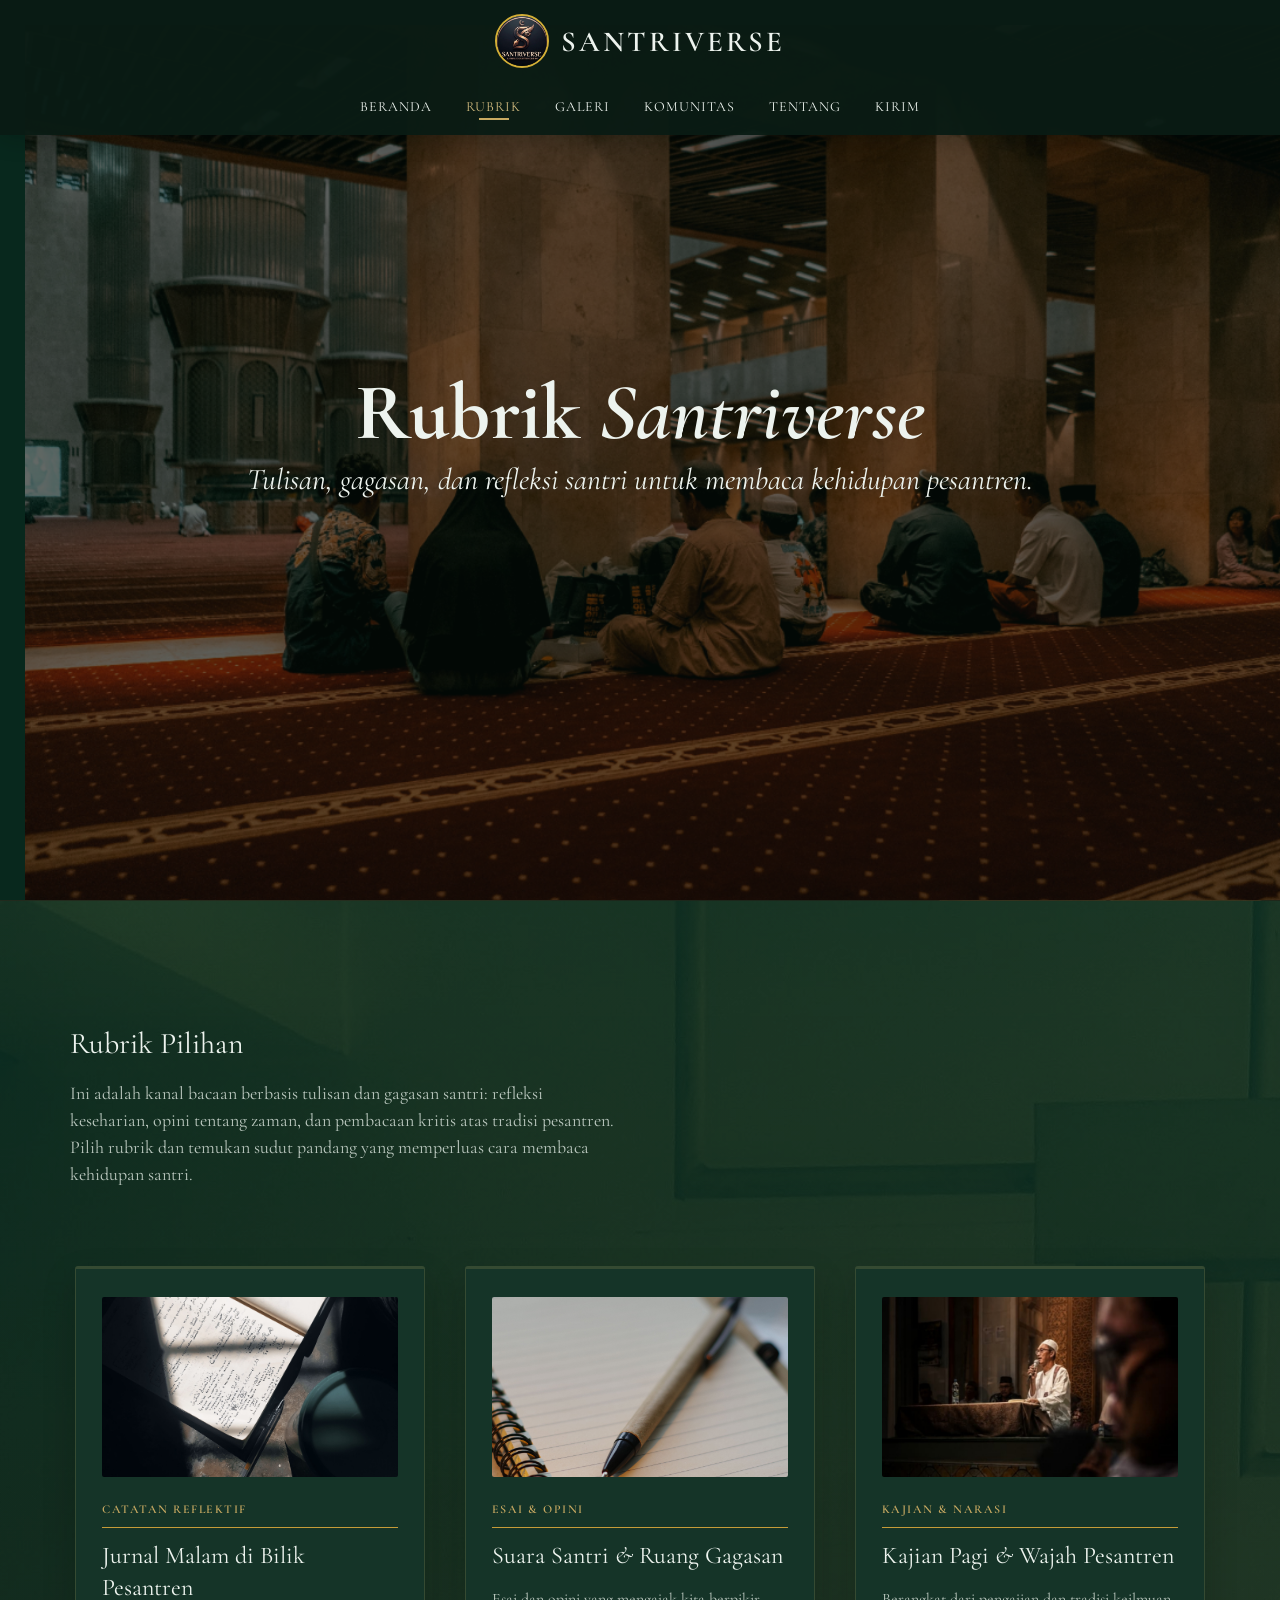
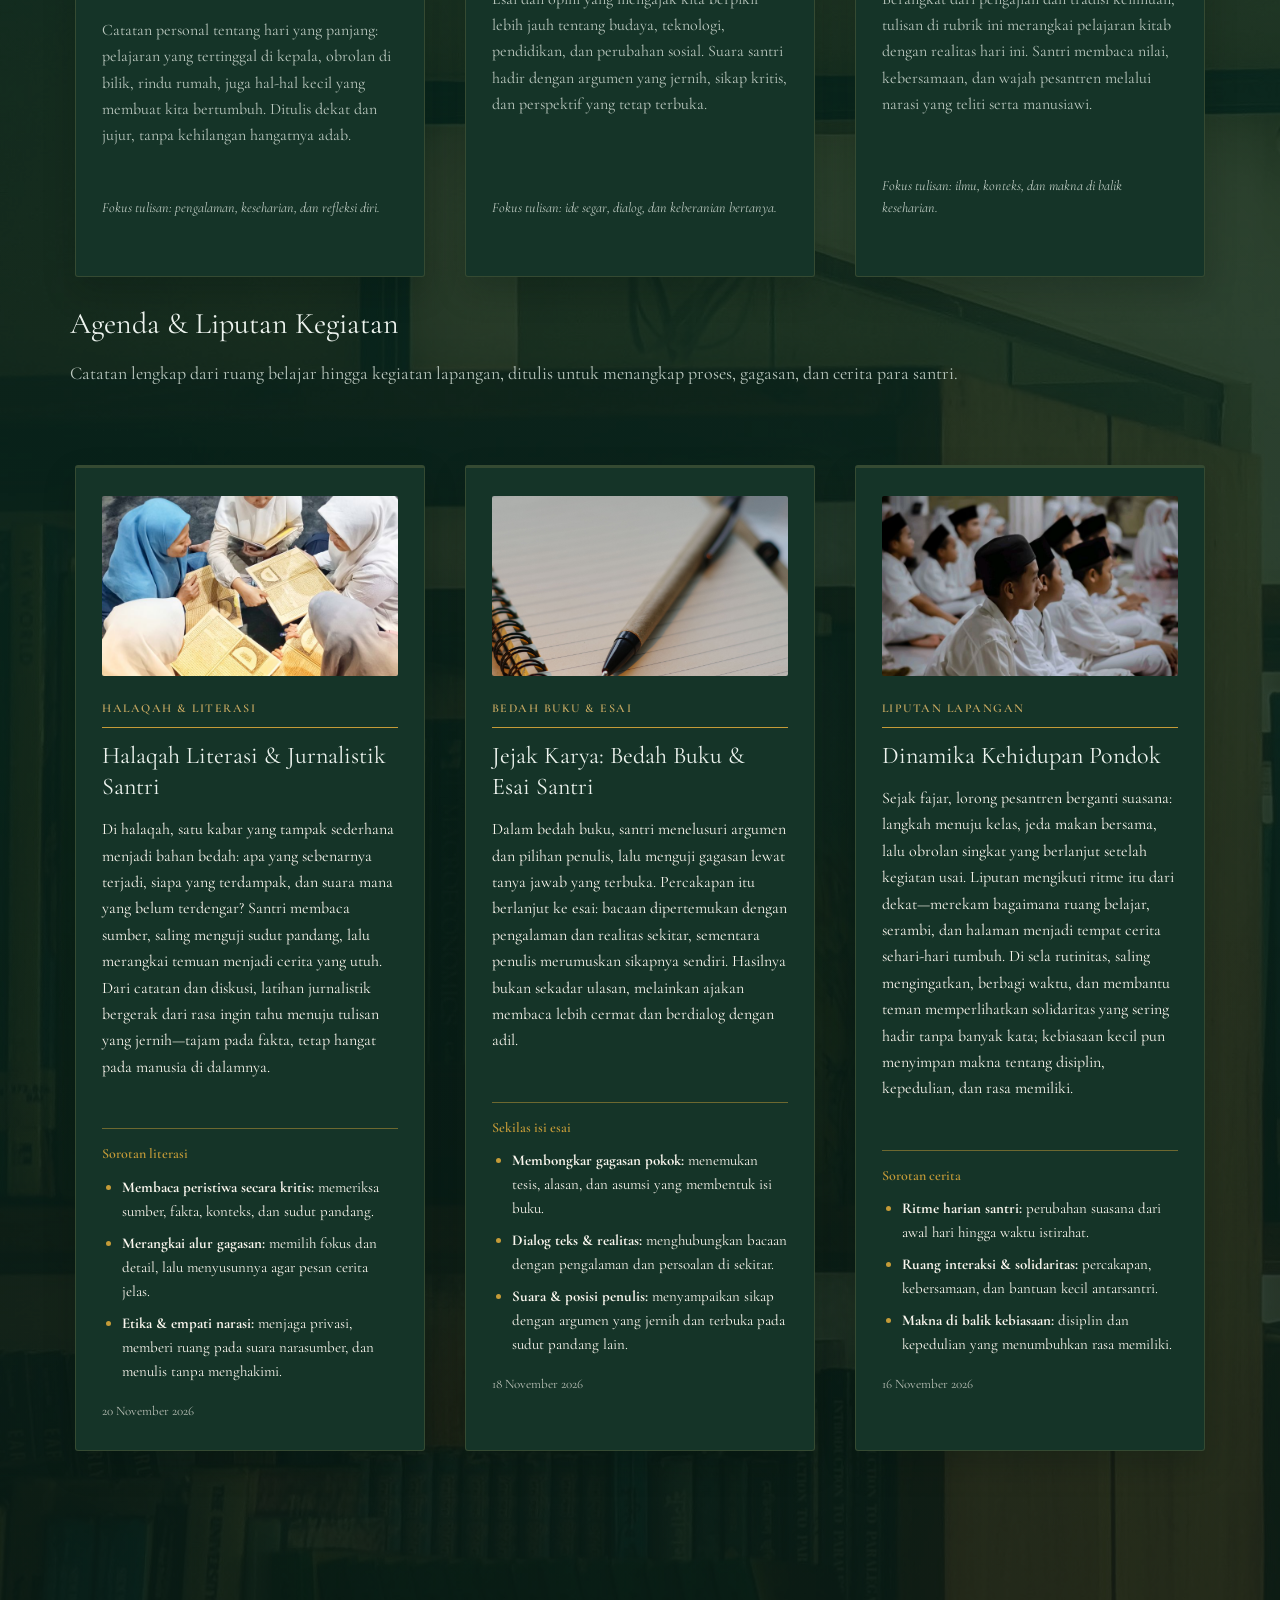
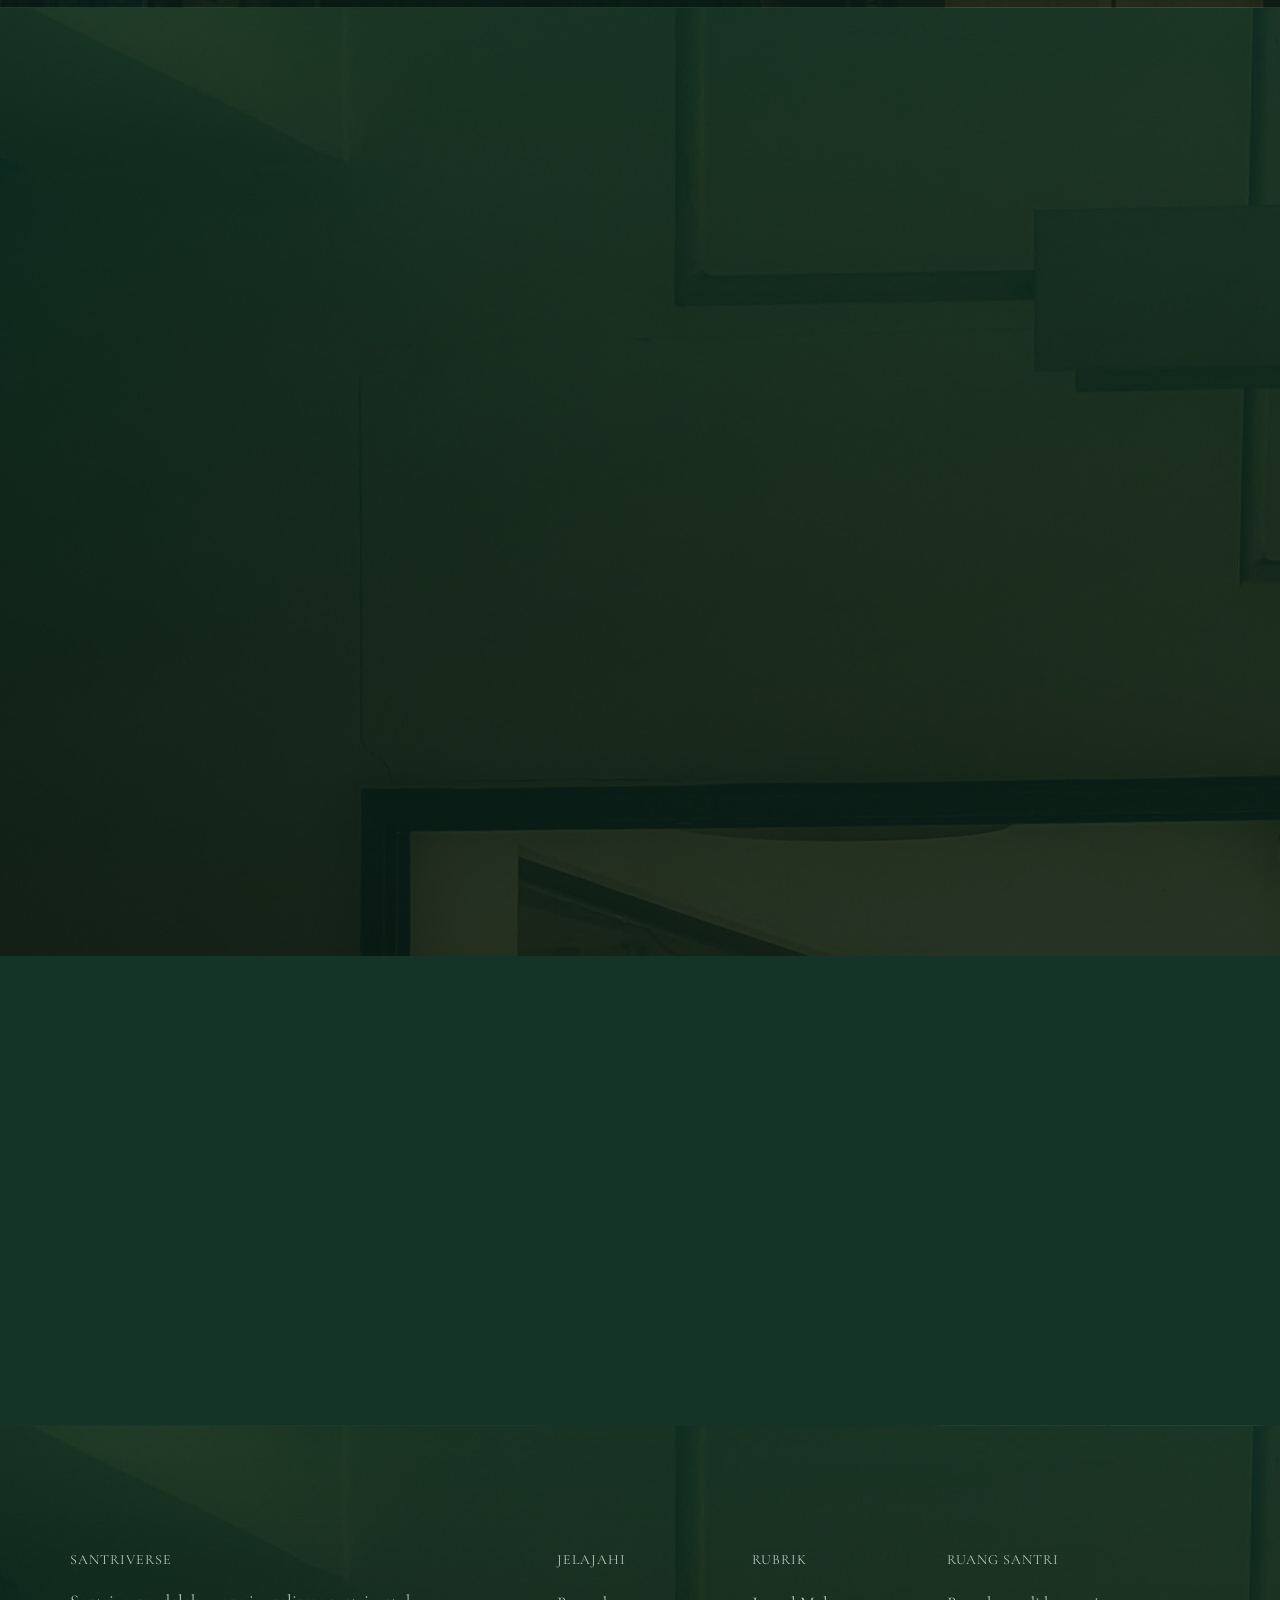
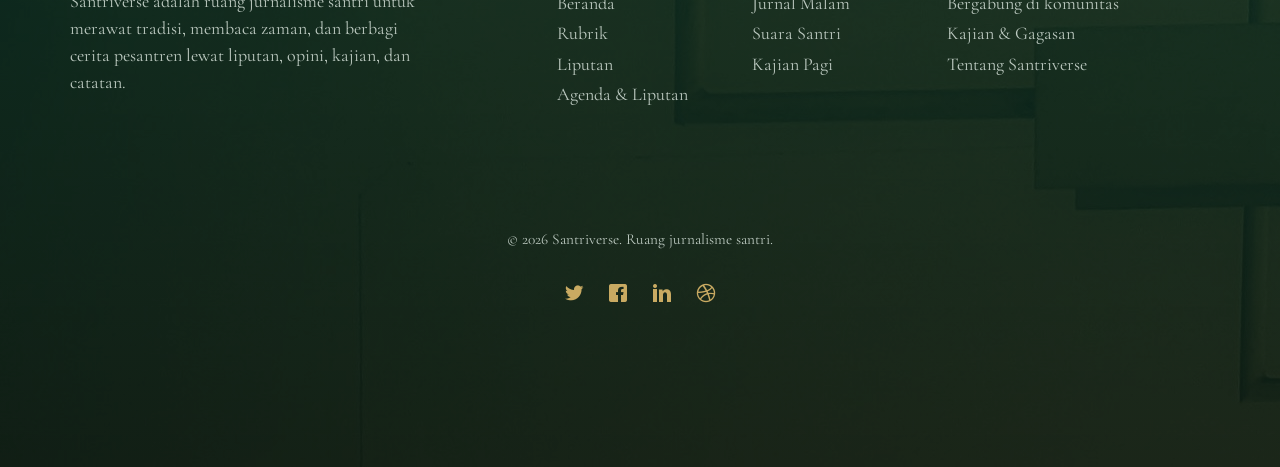
<file: menu.html>
<!DOCTYPE HTML>
<html>
	<head>
	<meta charset="utf-8">
	<meta http-equiv="X-UA-Compatible" content="IE=edge">
	<title>Rubrik Santriverse | SANTRIVERSE</title>
	<meta name="viewport" content="width=device-width, initial-scale=1">
	<meta name="description" content="Rubrik Santriverse: catatan, gagasan, dan refleksi santri tentang kehidupan pesantren." />
	<meta name="keywords" content="Santriverse, rubrik santri, tulisan santri, gagasan pesantren, refleksi" />
	<meta name="author" content="Santriverse" />

  	<!-- Facebook and Twitter integration -->
	<meta property="og:title" content="Rubrik Santriverse"/>
	<meta property="og:image" content="images/5528c7f9-8fe4-4015-9550-da9bfec27043.jpg"/>
	<meta property="og:site_name" content="SANTRIVERSE"/>
	<meta property="og:description" content="Kanal bacaan Santriverse: tulisan, gagasan, dan refleksi santri."/>
	<meta name="twitter:title" content="Rubrik Santriverse" />
	<meta name="twitter:image" content="images/5528c7f9-8fe4-4015-9550-da9bfec27043.jpg" />
	<meta name="twitter:card" content="summary" />

	<link href="https://fonts.googleapis.com/css?family=Cormorant+Garamond:300,300i,400,400i,500,600i,700" rel="stylesheet">
	<link href="https://fonts.googleapis.com/css?family=Satisfy" rel="stylesheet">
	
	<!-- Animate.css -->
	<link rel="stylesheet" href="css/animate.css">
	<!-- Icomoon Icon Fonts-->
	<link rel="stylesheet" href="css/icomoon.css">
	<!-- Bootstrap  -->
	<link rel="stylesheet" href="css/bootstrap.css">
	<!-- Flexslider  -->
	<link rel="stylesheet" href="css/flexslider.css">

	<!-- Theme style  -->
	<link rel="stylesheet" href="css/style.css">

	<!-- Modernizr JS -->
	<script src="js/modernizr-2.6.2.min.js"></script>
	<!-- FOR IE9 below -->
	<!--[if lt IE 9]>
	<script src="js/respond.min.js"></script>
	<![endif]-->

	</head>
	<body class="rubrik-page">
		
	<div class="fh5co-loader"></div>
	
	<div id="page">
	<nav class="fh5co-nav" role="navigation">
		<!-- <div class="top-menu"> -->
			<div class="container">
				<div class="row">
					<div class="col-xs-12 text-center logo-wrap">
						<div id="fh5co-logo">
							<a href="index.html" class="brand-logo">
								<img class="brand-logo-mark" src="images/5528c7f9-8fe4-4015-9550-da9bfec27043.jpg" alt="Logo Santriverse" aria-hidden="true">
								<span class="brand-logo-text">SANTRIVERSE</span>
							</a>
						</div>
					</div>
					<div class="col-xs-12 text-center menu-1 menu-wrap">
						<ul>
							<li><a href="index.html">Beranda</a></li>
							<li class="active"><a href="menu.html">Rubrik</a></li>
							<li class="has-dropdown">
								<a href="gallery.html">Galeri</a>
								<ul class="dropdown">
									<li><a href="gallery.html#fh5co-gallery">Liputan</a></li>
									<li><a href="index.html#fh5co-slider">Kajian</a></li>
									<li><a href="index.html#fh5co-blog">Agenda</a></li>
								</ul>
							</li>
							<li><a href="community.html">Komunitas</a></li>
							<li><a href="about.html">Tentang</a></li>
							<li><a href="contact.html">Kirim</a></li>
						</ul>
					</div>
				</div>
				
			</div>
		<!-- </div> -->
	</nav>

	<header id="fh5co-header" class="fh5co-cover js-fullheight" role="banner" style="background-image: url(images/rubrik-hero.jpg);" data-stellar-background-ratio="0.5">
		<div class="overlay"></div>
		<div class="container">
			<div class="row">
				<div class="col-md-12 text-center">
					<div class="display-t js-fullheight">
						<div class="display-tc js-fullheight animate-box" data-animate-effect="fadeIn">
							<h1>Rubrik <em>Santriverse</em></h1>
							<h2>Tulisan, gagasan, dan refleksi santri untuk membaca kehidupan pesantren.</h2>
						</div>
					</div>
				</div>
			</div>
		</div>
	</header>

	<div id="fh5co-featured-menu" class="fh5co-section">
		<div class="container">
			<div class="row">
				<div class="col-md-12 fh5co-heading animate-box">
					<h2>Rubrik Pilihan</h2>
					<div class="row">
						<div class="col-md-6">
							<p>Ini adalah kanal bacaan berbasis tulisan dan gagasan santri: refleksi keseharian, opini tentang zaman, dan pembacaan kritis atas tradisi pesantren. Pilih rubrik dan temukan sudut pandang yang memperluas cara membaca kehidupan santri.</p>
						</div>
					</div>
				</div>
				
				<div class="col-md-4 col-sm-6 col-xs-12 fh5co-item-wrap">
					<article id="rubrik-jurnal" class="fh5co-item animate-box">
						<img src="images/catatan_4.jpg" class="img-responsive" alt="Catatan santri di ruang pesantren">
						<span class="fh5co-price">CATATAN REFLEKTIF</span>
						<h3>Jurnal Malam di Bilik Pesantren</h3>
						<p>Catatan personal tentang hari yang panjang: pelajaran yang tertinggal di kepala, obrolan di bilik, rindu rumah, juga hal-hal kecil yang membuat kita bertumbuh. Ditulis dekat dan jujur, tanpa kehilangan hangatnya adab.</p>
						<p class="rubrik-prompt">Fokus tulisan: pengalaman, keseharian, dan refleksi diri.</p>
					</article>
				</div>
				<div class="col-md-4 col-sm-6 col-xs-12 fh5co-item-wrap">
					<article id="rubrik-gagasan" class="fh5co-item animate-box">
						<img src="images/opini_2.jpg" class="img-responsive" alt="Santri membaca dan bertukar gagasan">
						<span class="fh5co-price">ESAI &amp; OPINI</span>
						<h3>Suara Santri <em>&amp;</em> Ruang Gagasan</h3>
						<p>Esai dan opini yang mengajak kita berpikir lebih jauh tentang budaya, teknologi, pendidikan, dan perubahan sosial. Suara santri hadir dengan argumen yang jernih, sikap kritis, dan perspektif yang tetap terbuka.</p>
						<p class="rubrik-prompt">Fokus tulisan: ide segar, dialog, dan keberanian bertanya.</p>
					</article>
				</div>
				<div class="col-md-4 col-sm-6 col-xs-12 fh5co-item-wrap">
					<article id="rubrik-kajian" class="fh5co-item animate-box">
						<img src="images/kajian_3.jpeg" class="img-responsive" alt="Suasana kajian kitab santri">
						<span class="fh5co-price">KAJIAN &amp; NARASI</span>
						<h3>Kajian Pagi <em>&amp;</em> Wajah Pesantren</h3>
						<p>Berangkat dari pengajian dan tradisi keilmuan, tulisan di rubrik ini merangkai pelajaran kitab dengan realitas hari ini. Santri membaca nilai, kebersamaan, dan wajah pesantren melalui narasi yang teliti serta manusiawi.</p>
						<p class="rubrik-prompt">Fokus tulisan: ilmu, konteks, dan makna di balik keseharian.</p>
					</article>
				</div>
			</div>
			<div class="row">
				<div class="col-md-12 fh5co-heading animate-box">
					<h2>Agenda &amp; Liputan Kegiatan</h2>
					<p>Catatan lengkap dari ruang belajar hingga kegiatan lapangan, ditulis untuk menangkap proses, gagasan, dan cerita para santri.</p>
				</div>
				<div class="col-md-4 col-sm-6 col-xs-12 fh5co-item-wrap">
					<article id="agenda-halaqah" class="fh5co-item animate-box">
						<img src="images/diskusi.jpg" class="img-responsive" alt="Santri berdiskusi dalam halaqah literasi dan jurnalistik">
						<span class="fh5co-price">HALAQAH &amp; LITERASI</span>
						<h3>Halaqah Literasi &amp; Jurnalistik Santri</h3>
						<p>Di halaqah, satu kabar yang tampak sederhana menjadi bahan bedah: apa yang sebenarnya terjadi, siapa yang terdampak, dan suara mana yang belum terdengar? Santri membaca sumber, saling menguji sudut pandang, lalu merangkai temuan menjadi cerita yang utuh. Dari catatan dan diskusi, latihan jurnalistik bergerak dari rasa ingin tahu menuju tulisan yang jernih—tajam pada fakta, tetap hangat pada manusia di dalamnya.</p>
						<p class="rubrik-prompt">Sorotan literasi</p>
						<ul class="rubrik-highlights">
							<li><strong>Membaca peristiwa secara kritis:</strong> memeriksa sumber, fakta, konteks, dan sudut pandang.</li>
							<li><strong>Merangkai alur gagasan:</strong> memilih fokus dan detail, lalu menyusunnya agar pesan cerita jelas.</li>
							<li><strong>Etika &amp; empati narasi:</strong> menjaga privasi, memberi ruang pada suara narasumber, dan menulis tanpa menghakimi.</li>
						</ul>
						<p class="rubrik-meta">20 November 2026</p>
					</article>
				</div>
				<div class="col-md-4 col-sm-6 col-xs-12 fh5co-item-wrap">
					<article id="agenda-bedah-buku" class="fh5co-item animate-box">
						<img src="images/opini_2.jpg" class="img-responsive" alt="Santri membaca dan membahas buku serta esai">
						<span class="fh5co-price">BEDAH BUKU &amp; ESAI</span>
						<h3>Jejak Karya: Bedah Buku &amp; Esai Santri</h3>
						<p>Dalam bedah buku, santri menelusuri argumen dan pilihan penulis, lalu menguji gagasan lewat tanya jawab yang terbuka. Percakapan itu berlanjut ke esai: bacaan dipertemukan dengan pengalaman dan realitas sekitar, sementara penulis merumuskan sikapnya sendiri. Hasilnya bukan sekadar ulasan, melainkan ajakan membaca lebih cermat dan berdialog dengan adil.</p>
						<p class="rubrik-prompt">Sekilas isi esai</p>
						<ul class="rubrik-highlights">
							<li><strong>Membongkar gagasan pokok:</strong> menemukan tesis, alasan, dan asumsi yang membentuk isi buku.</li>
							<li><strong>Dialog teks &amp; realitas:</strong> menghubungkan bacaan dengan pengalaman dan persoalan di sekitar.</li>
							<li><strong>Suara &amp; posisi penulis:</strong> menyampaikan sikap dengan argumen yang jernih dan terbuka pada sudut pandang lain.</li>
						</ul>
						<p class="rubrik-meta">18 November 2026</p>
					</article>
				</div>
				<div class="col-md-4 col-sm-6 col-xs-12 fh5co-item-wrap">
					<article id="agenda-liputan-lapangan" class="fh5co-item animate-box">
						<img src="images/ngaji.jpg" class="img-responsive" alt="Kegiatan belajar dan keseharian santri di pesantren">
						<span class="fh5co-price">LIPUTAN LAPANGAN</span>
						<h3>Dinamika Kehidupan Pondok</h3>
						<p>Sejak fajar, lorong pesantren berganti suasana: langkah menuju kelas, jeda makan bersama, lalu obrolan singkat yang berlanjut setelah kegiatan usai. Liputan mengikuti ritme itu dari dekat—merekam bagaimana ruang belajar, serambi, dan halaman menjadi tempat cerita sehari-hari tumbuh. Di sela rutinitas, saling mengingatkan, berbagi waktu, dan membantu teman memperlihatkan solidaritas yang sering hadir tanpa banyak kata; kebiasaan kecil pun menyimpan makna tentang disiplin, kepedulian, dan rasa memiliki.</p>
						<p class="rubrik-prompt">Sorotan cerita</p>
						<ul class="rubrik-highlights">
							<li><strong>Ritme harian santri:</strong> perubahan suasana dari awal hari hingga waktu istirahat.</li>
							<li><strong>Ruang interaksi &amp; solidaritas:</strong> percakapan, kebersamaan, dan bantuan kecil antarsantri.</li>
							<li><strong>Makna di balik kebiasaan:</strong> disiplin dan kepedulian yang menumbuhkan rasa memiliki.</li>
						</ul>
						<p class="rubrik-meta">16 November 2026</p>
					</article>
				</div>
			</div>
		</div>
	</div>

	<div id="fh5co-featured-testimony" class="fh5co-section">
		<div class="container">
			<div class="row">
				<div class="col-md-12 fh5co-heading animate-box">
					<h2>Ruang untuk Suara Santri</h2>
					<div class="row">
						<div class="col-md-6">
							<p>Setiap rubrik menawarkan cara pandang yang berbeda—dari catatan personal hingga telaah gagasan. Semuanya mengajak pembaca memahami kehidupan pesantren dengan lebih dekat dan terbuka.</p>
						</div>
					</div>
				</div>

				<div class="col-md-5 animate-box img-to-responsive">
						<img src="images/gallery-gambar-15.jpeg" class="img-responsive" alt="Santri belajar bersama dalam diskusi kelompok">
						<div class="rubrik-note"><span>RUANG BACA</span><p>Baca lebih dekat. Pikirkan lebih luas.</p></div>
				</div>
				<div class="col-md-7 animate-box">
					<blockquote>
						<p> &ldquo;Membaca kehidupan pesantren dari dekat membantu kita melihat lebih luas: ada ilmu, percakapan, dan manusia di balik setiap cerita.&rdquo;</p>
						<p class="author"><cite>&mdash; Redaksi Santriverse</cite></p>
					</blockquote>
				</div>
			</div>
		</div>
	</div>

	
	<div id="fh5co-started" class="fh5co-section animate-box" data-stellar-background-ratio="0.5">
		<div class="overlay"></div>
		<div class="container">
			<div class="row animate-box">
				<div class="col-md-8 col-md-offset-2 text-center fh5co-heading">
					<h2>Jelajahi Cerita Santri</h2>
					<p>Lanjutkan membaca catatan, opini, dan kajian yang membuka jendela baru untuk memahami tradisi serta kehidupan pesantren hari ini.</p>
					<p><a href="#fh5co-featured-menu" class="btn btn-primary btn-outline">BACA RUBRIK PILIHAN</a></p>
				</div>
			</div>
		</div>
	</div>

	<footer id="fh5co-footer" role="contentinfo" class="fh5co-section">
		<div class="container">
			<div class="row row-pb-md">
				<div class="col-md-4 fh5co-widget">
					<h4>SANTRIVERSE</h4>
					<p>Santriverse adalah ruang jurnalisme santri untuk merawat tradisi, membaca zaman, dan berbagi cerita pesantren lewat liputan, opini, kajian, dan catatan.</p>
				</div>
				<div class="col-md-2 col-md-push-1 fh5co-widget">
					<h4>Jelajahi</h4>
					<ul class="fh5co-footer-links">
						<li><a href="index.html">Beranda</a></li>
						<li><a href="#fh5co-featured-menu">Rubrik</a></li>
						<li><a href="gallery.html">Liputan</a></li>
						<li><a href="index.html#fh5co-blog">Agenda &amp; Liputan</a></li>
					</ul>
				</div>

				<div class="col-md-2 col-md-push-1 fh5co-widget">
					<h4>Rubrik</h4>
					<ul class="fh5co-footer-links">
						<li><a href="#rubrik-jurnal">Jurnal Malam</a></li>
						<li><a href="#rubrik-gagasan">Suara Santri</a></li>
						<li><a href="#rubrik-kajian">Kajian Pagi</a></li>
					</ul>
				</div>

				<div class="col-md-4 col-md-push-1 fh5co-widget">
					<h4>Ruang Santri</h4>
					<ul class="fh5co-footer-links">
						<li><a href="community.html">Bergabung di komunitas</a></li>
						<li><a href="index.html#fh5co-slider">Kajian &amp; Gagasan</a></li>
						<li><a href="about.html">Tentang Santriverse</a></li>
					</ul>
				</div>

			</div>

			<div class="row copyright">
				<div class="col-md-12 text-center">
					<p>
						<small class="block">&copy; 2026 Santriverse. Ruang jurnalisme santri.</small>
					</p>
					<p>
						<ul class="fh5co-social-icons">
							<li><a href="#"><i class="icon-twitter2"></i></a></li>
							<li><a href="#"><i class="icon-facebook2"></i></a></li>
							<li><a href="#"><i class="icon-linkedin2"></i></a></li>
							<li><a href="#"><i class="icon-dribbble2"></i></a></li>
						</ul>
					</p>
				</div>
			</div>

		</div>
	</footer>
	</div>

	<div class="gototop js-top">
		<a href="#" class="js-gotop"><i class="icon-arrow-up22"></i></a>
	</div>
	
	<!-- jQuery -->
	<script src="js/jquery.min.js"></script>
	<!-- jQuery Easing -->
	<script src="js/jquery.easing.1.3.js"></script>
	<!-- Bootstrap -->
	<script src="js/bootstrap.min.js"></script>
	<!-- Waypoints -->
	<script src="js/jquery.waypoints.min.js"></script>
	<!-- Waypoints -->
	<script src="js/jquery.stellar.min.js"></script>
	<!-- Flexslider -->
	<script src="js/jquery.flexslider-min.js"></script>
	<!-- Main -->
	<script src="js/main.js"></script>

	</body>
</html>
</file>
<file: css/icomoon.css>
@font-face {
    font-family: 'icomoon';
    src:    url('fonts/icomoon.eot?1oniuf');
    src:    url('fonts/icomoon.eot?1oniuf#iefix') format('embedded-opentype'),
        url('fonts/icomoon.ttf?1oniuf') format('truetype'),
        url('fonts/icomoon.woff?1oniuf') format('woff'),
        url('fonts/icomoon.svg?1oniuf#icomoon') format('svg');
    font-weight: normal;
    font-style: normal;
}

[class^="icon-"], [class*=" icon-"] {
    /* use !important to prevent issues with browser extensions that change fonts */
    font-family: 'icomoon' !important;
    speak: none;
    font-style: normal;
    font-weight: normal;
    font-variant: normal;
    text-transform: none;
    line-height: 1;

    /* Better Font Rendering =========== */
    -webkit-font-smoothing: antialiased;
    -moz-osx-font-smoothing: grayscale;
}

.icon-mobile:before {
    content: "\e000";
}
.icon-laptop:before {
    content: "\e001";
}
.icon-desktop:before {
    content: "\e002";
}
.icon-tablet:before {
    content: "\e003";
}
.icon-phone:before {
    content: "\e004";
}
.icon-document:before {
    content: "\e005";
}
.icon-documents:before {
    content: "\e006";
}
.icon-search:before {
    content: "\e007";
}
.icon-clipboard:before {
    content: "\e008";
}
.icon-newspaper:before {
    content: "\e009";
}
.icon-notebook:before {
    content: "\e00a";
}
.icon-book-open:before {
    content: "\e00b";
}
.icon-browser:before {
    content: "\e00c";
}
.icon-calendar:before {
    content: "\e00d";
}
.icon-presentation:before {
    content: "\e00e";
}
.icon-picture:before {
    content: "\e00f";
}
.icon-pictures:before {
    content: "\e010";
}
.icon-video:before {
    content: "\e011";
}
.icon-camera:before {
    content: "\e012";
}
.icon-printer:before {
    content: "\e013";
}
.icon-toolbox:before {
    content: "\e014";
}
.icon-briefcase:before {
    content: "\e015";
}
.icon-wallet:before {
    content: "\e016";
}
.icon-gift:before {
    content: "\e017";
}
.icon-bargraph:before {
    content: "\e018";
}
.icon-grid:before {
    content: "\e019";
}
.icon-expand:before {
    content: "\e01a";
}
.icon-focus:before {
    content: "\e01b";
}
.icon-edit:before {
    content: "\e01c";
}
.icon-adjustments:before {
    content: "\e01d";
}
.icon-ribbon:before {
    content: "\e01e";
}
.icon-hourglass:before {
    content: "\e01f";
}
.icon-lock:before {
    content: "\e020";
}
.icon-megaphone:before {
    content: "\e021";
}
.icon-shield:before {
    content: "\e022";
}
.icon-trophy:before {
    content: "\e023";
}
.icon-flag:before {
    content: "\e024";
}
.icon-map:before {
    content: "\e025";
}
.icon-puzzle:before {
    content: "\e026";
}
.icon-basket:before {
    content: "\e027";
}
.icon-envelope:before {
    content: "\e028";
}
.icon-streetsign:before {
    content: "\e029";
}
.icon-telescope:before {
    content: "\e02a";
}
.icon-gears:before {
    content: "\e02b";
}
.icon-key:before {
    content: "\e02c";
}
.icon-paperclip:before {
    content: "\e02d";
}
.icon-attachment:before {
    content: "\e02e";
}
.icon-pricetags:before {
    content: "\e02f";
}
.icon-lightbulb:before {
    content: "\e030";
}
.icon-layers:before {
    content: "\e031";
}
.icon-pencil:before {
    content: "\e032";
}
.icon-tools:before {
    content: "\e033";
}
.icon-tools-2:before {
    content: "\e034";
}
.icon-scissors:before {
    content: "\e035";
}
.icon-paintbrush:before {
    content: "\e036";
}
.icon-magnifying-glass:before {
    content: "\e037";
}
.icon-circle-compass:before {
    content: "\e038";
}
.icon-linegraph:before {
    content: "\e039";
}
.icon-mic:before {
    content: "\e03a";
}
.icon-strategy:before {
    content: "\e03b";
}
.icon-beaker:before {
    content: "\e03c";
}
.icon-caution:before {
    content: "\e03d";
}
.icon-recycle:before {
    content: "\e03e";
}
.icon-anchor:before {
    content: "\e03f";
}
.icon-profile-male:before {
    content: "\e040";
}
.icon-profile-female:before {
    content: "\e041";
}
.icon-bike:before {
    content: "\e042";
}
.icon-wine:before {
    content: "\e043";
}
.icon-hotairballoon:before {
    content: "\e044";
}
.icon-globe:before {
    content: "\e045";
}
.icon-genius:before {
    content: "\e046";
}
.icon-map-pin:before {
    content: "\e047";
}
.icon-dial:before {
    content: "\e048";
}
.icon-chat:before {
    content: "\e049";
}
.icon-heart:before {
    content: "\e04a";
}
.icon-cloud:before {
    content: "\e04b";
}
.icon-upload:before {
    content: "\e04c";
}
.icon-download:before {
    content: "\e04d";
}
.icon-target:before {
    content: "\e04e";
}
.icon-hazardous:before {
    content: "\e04f";
}
.icon-piechart:before {
    content: "\e050";
}
.icon-speedometer:before {
    content: "\e051";
}
.icon-global:before {
    content: "\e052";
}
.icon-compass:before {
    content: "\e053";
}
.icon-lifesaver:before {
    content: "\e054";
}
.icon-clock:before {
    content: "\e055";
}
.icon-aperture:before {
    content: "\e056";
}
.icon-quote:before {
    content: "\e057";
}
.icon-scope:before {
    content: "\e058";
}
.icon-alarmclock:before {
    content: "\e059";
}
.icon-refresh:before {
    content: "\e05a";
}
.icon-happy:before {
    content: "\e05b";
}
.icon-sad:before {
    content: "\e05c";
}
.icon-facebook:before {
    content: "\e05d";
}
.icon-twitter:before {
    content: "\e05e";
}
.icon-googleplus:before {
    content: "\e05f";
}
.icon-rss:before {
    content: "\e060";
}
.icon-tumblr:before {
    content: "\e061";
}
.icon-linkedin:before {
    content: "\e062";
}
.icon-dribbble:before {
    content: "\e063";
}
.icon-box2:before {
    content: "\ea82";
}
.icon-write:before {
    content: "\ea83";
}
.icon-clock2:before {
    content: "\ea84";
}
.icon-reply2:before {
    content: "\ea85";
}
.icon-reply-all2:before {
    content: "\ea86";
}
.icon-forward2:before {
    content: "\ea87";
}
.icon-flag2:before {
    content: "\ea88";
}
.icon-search2:before {
    content: "\ea89";
}
.icon-trash2:before {
    content: "\ea8a";
}
.icon-envelope2:before {
    content: "\ea8b";
}
.icon-bubble:before {
    content: "\ea8c";
}
.icon-bubbles:before {
    content: "\ea8d";
}
.icon-user2:before {
    content: "\ea8e";
}
.icon-users2:before {
    content: "\ea8f";
}
.icon-cloud2:before {
    content: "\ea90";
}
.icon-download2:before {
    content: "\ea91";
}
.icon-upload2:before {
    content: "\ea92";
}
.icon-rain:before {
    content: "\ea93";
}
.icon-sun:before {
    content: "\ea94";
}
.icon-moon2:before {
    content: "\ea95";
}
.icon-bell2:before {
    content: "\ea96";
}
.icon-folder2:before {
    content: "\ea97";
}
.icon-pin2:before {
    content: "\ea98";
}
.icon-sound2:before {
    content: "\ea99";
}
.icon-microphone:before {
    content: "\ea9a";
}
.icon-camera2:before {
    content: "\ea9b";
}
.icon-image2:before {
    content: "\ea9c";
}
.icon-cog2:before {
    content: "\ea9d";
}
.icon-calendar2:before {
    content: "\ea9e";
}
.icon-book2:before {
    content: "\ea9f";
}
.icon-map-marker:before {
    content: "\eaa0";
}
.icon-store:before {
    content: "\eaa1";
}
.icon-support:before {
    content: "\eaa2";
}
.icon-tag2:before {
    content: "\eaa3";
}
.icon-heart2:before {
    content: "\eaa4";
}
.icon-video-camera:before {
    content: "\eaa5";
}
.icon-trophy2:before {
    content: "\eaa6";
}
.icon-cart:before {
    content: "\eaa7";
}
.icon-eye2:before {
    content: "\eaa8";
}
.icon-cancel:before {
    content: "\eaa9";
}
.icon-chart:before {
    content: "\eaaa";
}
.icon-target2:before {
    content: "\eaab";
}
.icon-printer2:before {
    content: "\eaac";
}
.icon-location2:before {
    content: "\eaad";
}
.icon-bookmark2:before {
    content: "\eaae";
}
.icon-monitor:before {
    content: "\eaaf";
}
.icon-cross2:before {
    content: "\eab0";
}
.icon-plus2:before {
    content: "\eab1";
}
.icon-left:before {
    content: "\eab2";
}
.icon-up:before {
    content: "\eab3";
}
.icon-browser2:before {
    content: "\eab4";
}
.icon-windows:before {
    content: "\eab5";
}
.icon-switch2:before {
    content: "\eab6";
}
.icon-dashboard:before {
    content: "\eab7";
}
.icon-play:before {
    content: "\eab8";
}
.icon-fast-forward:before {
    content: "\eab9";
}
.icon-next:before {
    content: "\eaba";
}
.icon-refresh2:before {
    content: "\eabb";
}
.icon-film:before {
    content: "\eabc";
}
.icon-home2:before {
    content: "\eabd";
}
.icon-add-to-list:before {
    content: "\e901";
}
.icon-classic-computer:before {
    content: "\e902";
}
.icon-controller-fast-backward:before {
    content: "\e903";
}
.icon-creative-commons-attribution:before {
    content: "\e904";
}
.icon-creative-commons-noderivs:before {
    content: "\e905";
}
.icon-creative-commons-noncommercial-eu:before {
    content: "\e906";
}
.icon-creative-commons-noncommercial-us:before {
    content: "\e907";
}
.icon-creative-commons-public-domain:before {
    content: "\e908";
}
.icon-creative-commons-remix:before {
    content: "\e909";
}
.icon-creative-commons-share:before {
    content: "\e90a";
}
.icon-creative-commons-sharealike:before {
    content: "\e90b";
}
.icon-creative-commons:before {
    content: "\e90c";
}
.icon-document-landscape:before {
    content: "\e90d";
}
.icon-remove-user:before {
    content: "\e90e";
}
.icon-warning:before {
    content: "\e90f";
}
.icon-arrow-bold-down:before {
    content: "\e910";
}
.icon-arrow-bold-left:before {
    content: "\e911";
}
.icon-arrow-bold-right:before {
    content: "\e912";
}
.icon-arrow-bold-up:before {
    content: "\e913";
}
.icon-arrow-down:before {
    content: "\e914";
}
.icon-arrow-left:before {
    content: "\e915";
}
.icon-arrow-long-down:before {
    content: "\e916";
}
.icon-arrow-long-left:before {
    content: "\e917";
}
.icon-arrow-long-right:before {
    content: "\e918";
}
.icon-arrow-long-up:before {
    content: "\e919";
}
.icon-arrow-right:before {
    content: "\e91a";
}
.icon-arrow-up:before {
    content: "\e91b";
}
.icon-arrow-with-circle-down:before {
    content: "\e91c";
}
.icon-arrow-with-circle-left:before {
    content: "\e91d";
}
.icon-arrow-with-circle-right:before {
    content: "\e91e";
}
.icon-arrow-with-circle-up:before {
    content: "\e91f";
}
.icon-bookmark:before {
    content: "\e920";
}
.icon-bookmarks:before {
    content: "\e921";
}
.icon-chevron-down:before {
    content: "\e922";
}
.icon-chevron-left:before {
    content: "\e923";
}
.icon-chevron-right:before {
    content: "\e924";
}
.icon-chevron-small-down:before {
    content: "\e925";
}
.icon-chevron-small-left:before {
    content: "\e926";
}
.icon-chevron-small-right:before {
    content: "\e927";
}
.icon-chevron-small-up:before {
    content: "\e928";
}
.icon-chevron-thin-down:before {
    content: "\e929";
}
.icon-chevron-thin-left:before {
    content: "\e92a";
}
.icon-chevron-thin-right:before {
    content: "\e92b";
}
.icon-chevron-thin-up:before {
    content: "\e92c";
}
.icon-chevron-up:before {
    content: "\e92d";
}
.icon-chevron-with-circle-down:before {
    content: "\e92e";
}
.icon-chevron-with-circle-left:before {
    content: "\e92f";
}
.icon-chevron-with-circle-right:before {
    content: "\e930";
}
.icon-chevron-with-circle-up:before {
    content: "\e931";
}
.icon-cloud3:before {
    content: "\e932";
}
.icon-controller-fast-forward:before {
    content: "\e933";
}
.icon-controller-jump-to-start:before {
    content: "\e934";
}
.icon-controller-next:before {
    content: "\e935";
}
.icon-controller-paus:before {
    content: "\e936";
}
.icon-controller-play:before {
    content: "\e937";
}
.icon-controller-record:before {
    content: "\e938";
}
.icon-controller-stop:before {
    content: "\e939";
}
.icon-controller-volume:before {
    content: "\e93a";
}
.icon-dot-single:before {
    content: "\e93b";
}
.icon-dots-three-horizontal:before {
    content: "\e93c";
}
.icon-dots-three-vertical:before {
    content: "\e93d";
}
.icon-dots-two-horizontal:before {
    content: "\e93e";
}
.icon-dots-two-vertical:before {
    content: "\e93f";
}
.icon-download3:before {
    content: "\e940";
}
.icon-emoji-flirt:before {
    content: "\e941";
}
.icon-flow-branch:before {
    content: "\e942";
}
.icon-flow-cascade:before {
    content: "\e943";
}
.icon-flow-line:before {
    content: "\e944";
}
.icon-flow-parallel:before {
    content: "\e945";
}
.icon-flow-tree:before {
    content: "\e946";
}
.icon-install:before {
    content: "\e947";
}
.icon-layers2:before {
    content: "\e948";
}
.icon-open-book:before {
    content: "\e949";
}
.icon-resize-100:before {
    content: "\e94a";
}
.icon-resize-full-screen:before {
    content: "\e94b";
}
.icon-save:before {
    content: "\e94c";
}
.icon-select-arrows:before {
    content: "\e94d";
}
.icon-sound-mute:before {
    content: "\e94e";
}
.icon-sound:before {
    content: "\e94f";
}
.icon-trash:before {
    content: "\e950";
}
.icon-triangle-down:before {
    content: "\e951";
}
.icon-triangle-left:before {
    content: "\e952";
}
.icon-triangle-right:before {
    content: "\e953";
}
.icon-triangle-up:before {
    content: "\e954";
}
.icon-uninstall:before {
    content: "\e955";
}
.icon-upload-to-cloud:before {
    content: "\e956";
}
.icon-upload3:before {
    content: "\e957";
}
.icon-add-user:before {
    content: "\e958";
}
.icon-address:before {
    content: "\e959";
}
.icon-adjust:before {
    content: "\e95a";
}
.icon-air:before {
    content: "\e95b";
}
.icon-aircraft-landing:before {
    content: "\e95c";
}
.icon-aircraft-take-off:before {
    content: "\e95d";
}
.icon-aircraft:before {
    content: "\e95e";
}
.icon-align-bottom:before {
    content: "\e95f";
}
.icon-align-horizontal-middle:before {
    content: "\e960";
}
.icon-align-left:before {
    content: "\e961";
}
.icon-align-right:before {
    content: "\e962";
}
.icon-align-top:before {
    content: "\e963";
}
.icon-align-vertical-middle:before {
    content: "\e964";
}
.icon-archive:before {
    content: "\e965";
}
.icon-area-graph:before {
    content: "\e966";
}
.icon-attachment2:before {
    content: "\e967";
}
.icon-awareness-ribbon:before {
    content: "\e968";
}
.icon-back-in-time:before {
    content: "\e969";
}
.icon-back:before {
    content: "\e96a";
}
.icon-bar-graph:before {
    content: "\e96b";
}
.icon-battery:before {
    content: "\e96c";
}
.icon-beamed-note:before {
    content: "\e96d";
}
.icon-bell:before {
    content: "\e96e";
}
.icon-blackboard:before {
    content: "\e96f";
}
.icon-block:before {
    content: "\e970";
}
.icon-book:before {
    content: "\e971";
}
.icon-bowl:before {
    content: "\e972";
}
.icon-box:before {
    content: "\e973";
}
.icon-briefcase2:before {
    content: "\e974";
}
.icon-browser3:before {
    content: "\e975";
}
.icon-brush:before {
    content: "\e976";
}
.icon-bucket:before {
    content: "\e977";
}
.icon-cake:before {
    content: "\e978";
}
.icon-calculator:before {
    content: "\e979";
}
.icon-calendar3:before {
    content: "\e97a";
}
.icon-camera3:before {
    content: "\e97b";
}
.icon-ccw:before {
    content: "\e97c";
}
.icon-chat2:before {
    content: "\e97d";
}
.icon-check:before {
    content: "\e97e";
}
.icon-circle-with-cross:before {
    content: "\e97f";
}
.icon-circle-with-minus:before {
    content: "\e980";
}
.icon-circle-with-plus:before {
    content: "\e981";
}
.icon-circle:before {
    content: "\e982";
}
.icon-circular-graph:before {
    content: "\e983";
}
.icon-clapperboard:before {
    content: "\e984";
}
.icon-clipboard2:before {
    content: "\e985";
}
.icon-clock3:before {
    content: "\e986";
}
.icon-code:before {
    content: "\e987";
}
.icon-cog:before {
    content: "\e988";
}
.icon-colours:before {
    content: "\e989";
}
.icon-compass2:before {
    content: "\e98a";
}
.icon-copy:before {
    content: "\e98b";
}
.icon-credit-card:before {
    content: "\e98c";
}
.icon-credit:before {
    content: "\e98d";
}
.icon-cross:before {
    content: "\e98e";
}
.icon-cup:before {
    content: "\e98f";
}
.icon-cw:before {
    content: "\e990";
}
.icon-cycle:before {
    content: "\e991";
}
.icon-database:before {
    content: "\e992";
}
.icon-dial-pad:before {
    content: "\e993";
}
.icon-direction:before {
    content: "\e994";
}
.icon-document2:before {
    content: "\e995";
}
.icon-documents2:before {
    content: "\e996";
}
.icon-drink:before {
    content: "\e997";
}
.icon-drive:before {
    content: "\e998";
}
.icon-drop:before {
    content: "\e999";
}
.icon-edit2:before {
    content: "\e99a";
}
.icon-email:before {
    content: "\e99b";
}
.icon-emoji-happy:before {
    content: "\e99c";
}
.icon-emoji-neutral:before {
    content: "\e99d";
}
.icon-emoji-sad:before {
    content: "\e99e";
}
.icon-erase:before {
    content: "\e99f";
}
.icon-eraser:before {
    content: "\e9a0";
}
.icon-export:before {
    content: "\e9a1";
}
.icon-eye:before {
    content: "\e9a2";
}
.icon-feather:before {
    content: "\e9a3";
}
.icon-flag3:before {
    content: "\e9a4";
}
.icon-flash:before {
    content: "\e9a5";
}
.icon-flashlight:before {
    content: "\e9a6";
}
.icon-flat-brush:before {
    content: "\e9a7";
}
.icon-folder-images:before {
    content: "\e9a8";
}
.icon-folder-music:before {
    content: "\e9a9";
}
.icon-folder-video:before {
    content: "\e9aa";
}
.icon-folder:before {
    content: "\e9ab";
}
.icon-forward:before {
    content: "\e9ac";
}
.icon-funnel:before {
    content: "\e9ad";
}
.icon-game-controller:before {
    content: "\e9ae";
}
.icon-gauge:before {
    content: "\e9af";
}
.icon-globe2:before {
    content: "\e9b0";
}
.icon-graduation-cap:before {
    content: "\e9b1";
}
.icon-grid2:before {
    content: "\e9b2";
}
.icon-hair-cross:before {
    content: "\e9b3";
}
.icon-hand:before {
    content: "\e9b4";
}
.icon-heart-outlined:before {
    content: "\e9b5";
}
.icon-heart3:before {
    content: "\e9b6";
}
.icon-help-with-circle:before {
    content: "\e9b7";
}
.icon-help:before {
    content: "\e9b8";
}
.icon-home:before {
    content: "\e9b9";
}
.icon-hour-glass:before {
    content: "\e9ba";
}
.icon-image-inverted:before {
    content: "\e9bb";
}
.icon-image:before {
    content: "\e9bc";
}
.icon-images:before {
    content: "\e9bd";
}
.icon-inbox:before {
    content: "\e9be";
}
.icon-infinity:before {
    content: "\e9bf";
}
.icon-info-with-circle:before {
    content: "\e9c0";
}
.icon-info:before {
    content: "\e9c1";
}
.icon-key2:before {
    content: "\e9c2";
}
.icon-keyboard:before {
    content: "\e9c3";
}
.icon-lab-flask:before {
    content: "\e9c4";
}
.icon-landline:before {
    content: "\e9c5";
}
.icon-language:before {
    content: "\e9c6";
}
.icon-laptop2:before {
    content: "\e9c7";
}
.icon-leaf:before {
    content: "\e9c8";
}
.icon-level-down:before {
    content: "\e9c9";
}
.icon-level-up:before {
    content: "\e9ca";
}
.icon-lifebuoy:before {
    content: "\e9cb";
}
.icon-light-bulb:before {
    content: "\e9cc";
}
.icon-light-down:before {
    content: "\e9cd";
}
.icon-light-up:before {
    content: "\e9ce";
}
.icon-line-graph:before {
    content: "\e9cf";
}
.icon-link:before {
    content: "\e9d0";
}
.icon-list:before {
    content: "\e9d1";
}
.icon-location-pin:before {
    content: "\e9d2";
}
.icon-location:before {
    content: "\e9d3";
}
.icon-lock-open:before {
    content: "\e9d4";
}
.icon-lock2:before {
    content: "\e9d5";
}
.icon-log-out:before {
    content: "\e9d6";
}
.icon-login:before {
    content: "\e9d7";
}
.icon-loop:before {
    content: "\e9d8";
}
.icon-magnet:before {
    content: "\e9d9";
}
.icon-magnifying-glass2:before {
    content: "\e9da";
}
.icon-mail:before {
    content: "\e9db";
}
.icon-man:before {
    content: "\e9dc";
}
.icon-map2:before {
    content: "\e9dd";
}
.icon-mask:before {
    content: "\e9de";
}
.icon-medal:before {
    content: "\e9df";
}
.icon-megaphone2:before {
    content: "\e9e0";
}
.icon-menu:before {
    content: "\e9e1";
}
.icon-message:before {
    content: "\e9e2";
}
.icon-mic2:before {
    content: "\e9e3";
}
.icon-minus:before {
    content: "\e9e4";
}
.icon-mobile2:before {
    content: "\e9e5";
}
.icon-modern-mic:before {
    content: "\e9e6";
}
.icon-moon:before {
    content: "\e9e7";
}
.icon-mouse:before {
    content: "\e9e8";
}
.icon-music:before {
    content: "\e9e9";
}
.icon-network:before {
    content: "\e9ea";
}
.icon-new-message:before {
    content: "\e9eb";
}
.icon-new:before {
    content: "\e9ec";
}
.icon-news:before {
    content: "\e9ed";
}
.icon-note:before {
    content: "\e9ee";
}
.icon-notification:before {
    content: "\e9ef";
}
.icon-old-mobile:before {
    content: "\e9f0";
}
.icon-old-phone:before {
    content: "\e9f1";
}
.icon-palette:before {
    content: "\e9f2";
}
.icon-paper-plane:before {
    content: "\e9f3";
}
.icon-pencil2:before {
    content: "\e9f4";
}
.icon-phone2:before {
    content: "\e9f5";
}
.icon-pie-chart:before {
    content: "\e9f6";
}
.icon-pin:before {
    content: "\e9f7";
}
.icon-plus:before {
    content: "\e9f8";
}
.icon-popup:before {
    content: "\e9f9";
}
.icon-power-plug:before {
    content: "\e9fa";
}
.icon-price-ribbon:before {
    content: "\e9fb";
}
.icon-price-tag:before {
    content: "\e9fc";
}
.icon-print:before {
    content: "\e9fd";
}
.icon-progress-empty:before {
    content: "\e9fe";
}
.icon-progress-full:before {
    content: "\e9ff";
}
.icon-progress-one:before {
    content: "\ea00";
}
.icon-progress-two:before {
    content: "\ea01";
}
.icon-publish:before {
    content: "\ea02";
}
.icon-quote2:before {
    content: "\ea03";
}
.icon-radio:before {
    content: "\ea04";
}
.icon-reply-all:before {
    content: "\ea05";
}
.icon-reply:before {
    content: "\ea06";
}
.icon-retweet:before {
    content: "\ea07";
}
.icon-rocket:before {
    content: "\ea08";
}
.icon-round-brush:before {
    content: "\ea09";
}
.icon-rss2:before {
    content: "\ea0a";
}
.icon-ruler:before {
    content: "\ea0b";
}
.icon-scissors2:before {
    content: "\ea0c";
}
.icon-share-alternitive:before {
    content: "\ea0d";
}
.icon-share:before {
    content: "\ea0e";
}
.icon-shareable:before {
    content: "\ea0f";
}
.icon-shield2:before {
    content: "\ea10";
}
.icon-shop:before {
    content: "\ea11";
}
.icon-shopping-bag:before {
    content: "\ea12";
}
.icon-shopping-basket:before {
    content: "\ea13";
}
.icon-shopping-cart:before {
    content: "\ea14";
}
.icon-shuffle:before {
    content: "\ea15";
}
.icon-signal:before {
    content: "\ea16";
}
.icon-sound-mix:before {
    content: "\ea17";
}
.icon-sports-club:before {
    content: "\ea18";
}
.icon-spreadsheet:before {
    content: "\ea19";
}
.icon-squared-cross:before {
    content: "\ea1a";
}
.icon-squared-minus:before {
    content: "\ea1b";
}
.icon-squared-plus:before {
    content: "\ea1c";
}
.icon-star-outlined:before {
    content: "\ea1d";
}
.icon-star:before {
    content: "\ea1e";
}
.icon-stopwatch:before {
    content: "\ea1f";
}
.icon-suitcase:before {
    content: "\ea20";
}
.icon-swap:before {
    content: "\ea21";
}
.icon-sweden:before {
    content: "\ea22";
}
.icon-switch:before {
    content: "\ea23";
}
.icon-tablet2:before {
    content: "\ea24";
}
.icon-tag:before {
    content: "\ea25";
}
.icon-text-document-inverted:before {
    content: "\ea26";
}
.icon-text-document:before {
    content: "\ea27";
}
.icon-text:before {
    content: "\ea28";
}
.icon-thermometer:before {
    content: "\ea29";
}
.icon-thumbs-down:before {
    content: "\ea2a";
}
.icon-thumbs-up:before {
    content: "\ea2b";
}
.icon-thunder-cloud:before {
    content: "\ea2c";
}
.icon-ticket:before {
    content: "\ea2d";
}
.icon-time-slot:before {
    content: "\ea2e";
}
.icon-tools2:before {
    content: "\ea2f";
}
.icon-traffic-cone:before {
    content: "\ea30";
}
.icon-tree:before {
    content: "\ea31";
}
.icon-trophy3:before {
    content: "\ea32";
}
.icon-tv:before {
    content: "\ea33";
}
.icon-typing:before {
    content: "\ea34";
}
.icon-unread:before {
    content: "\ea35";
}
.icon-untag:before {
    content: "\ea36";
}
.icon-user:before {
    content: "\ea37";
}
.icon-users:before {
    content: "\ea38";
}
.icon-v-card:before {
    content: "\ea39";
}
.icon-video2:before {
    content: "\ea3a";
}
.icon-vinyl:before {
    content: "\ea3b";
}
.icon-voicemail:before {
    content: "\ea3c";
}
.icon-wallet2:before {
    content: "\ea3d";
}
.icon-water:before {
    content: "\ea3e";
}
.icon-500px-with-circle:before {
    content: "\ea3f";
}
.icon-500px:before {
    content: "\ea40";
}
.icon-basecamp:before {
    content: "\ea41";
}
.icon-behance:before {
    content: "\ea42";
}
.icon-creative-cloud:before {
    content: "\ea43";
}
.icon-dropbox:before {
    content: "\ea44";
}
.icon-evernote:before {
    content: "\ea45";
}
.icon-flattr:before {
    content: "\ea46";
}
.icon-foursquare:before {
    content: "\ea47";
}
.icon-google-drive:before {
    content: "\ea48";
}
.icon-google-hangouts:before {
    content: "\ea49";
}
.icon-grooveshark:before {
    content: "\ea4a";
}
.icon-icloud:before {
    content: "\ea4b";
}
.icon-mixi:before {
    content: "\ea4c";
}
.icon-onedrive:before {
    content: "\ea4d";
}
.icon-paypal:before {
    content: "\ea4e";
}
.icon-picasa:before {
    content: "\ea4f";
}
.icon-qq:before {
    content: "\ea50";
}
.icon-rdio-with-circle:before {
    content: "\ea51";
}
.icon-renren:before {
    content: "\ea52";
}
.icon-scribd:before {
    content: "\ea53";
}
.icon-sina-weibo:before {
    content: "\ea54";
}
.icon-skype-with-circle:before {
    content: "\ea55";
}
.icon-skype:before {
    content: "\ea56";
}
.icon-slideshare:before {
    content: "\ea57";
}
.icon-smashing:before {
    content: "\ea58";
}
.icon-soundcloud:before {
    content: "\ea59";
}
.icon-spotify-with-circle:before {
    content: "\ea5a";
}
.icon-spotify:before {
    content: "\ea5b";
}
.icon-swarm:before {
    content: "\ea5c";
}
.icon-vine-with-circle:before {
    content: "\ea5d";
}
.icon-vine:before {
    content: "\ea5e";
}
.icon-vk-alternitive:before {
    content: "\ea5f";
}
.icon-vk-with-circle:before {
    content: "\ea60";
}
.icon-vk:before {
    content: "\ea61";
}
.icon-xing-with-circle:before {
    content: "\ea62";
}
.icon-xing:before {
    content: "\ea63";
}
.icon-yelp:before {
    content: "\ea64";
}
.icon-dribbble-with-circle:before {
    content: "\ea65";
}
.icon-dribbble2:before {
    content: "\ea66";
}
.icon-facebook-with-circle:before {
    content: "\ea67";
}
.icon-facebook2:before {
    content: "\ea68";
}
.icon-flickr-with-circle:before {
    content: "\ea69";
}
.icon-flickr:before {
    content: "\ea6a";
}
.icon-github-with-circle:before {
    content: "\ea6b";
}
.icon-github:before {
    content: "\ea6c";
}
.icon-google-with-circle:before {
    content: "\ea6d";
}
.icon-google:before {
    content: "\ea6e";
}
.icon-instagram-with-circle:before {
    content: "\ea6f";
}
.icon-instagram:before {
    content: "\ea70";
}
.icon-lastfm-with-circle:before {
    content: "\ea71";
}
.icon-lastfm:before {
    content: "\ea72";
}
.icon-linkedin-with-circle:before {
    content: "\ea73";
}
.icon-linkedin2:before {
    content: "\ea74";
}
.icon-pinterest-with-circle:before {
    content: "\ea75";
}
.icon-pinterest:before {
    content: "\ea76";
}
.icon-rdio:before {
    content: "\ea77";
}
.icon-stumbleupon-with-circle:before {
    content: "\ea78";
}
.icon-stumbleupon:before {
    content: "\ea79";
}
.icon-tumblr-with-circle:before {
    content: "\ea7a";
}
.icon-tumblr2:before {
    content: "\ea7b";
}
.icon-twitter-with-circle:before {
    content: "\ea7c";
}
.icon-twitter2:before {
    content: "\ea7d";
}
.icon-vimeo-with-circle:before {
    content: "\ea7e";
}
.icon-vimeo:before {
    content: "\ea7f";
}
.icon-youtube-with-circle:before {
    content: "\ea80";
}
.icon-youtube:before {
    content: "\ea81";
}
.icon-home3:before {
    content: "\eabe";
}
.icon-home22:before {
    content: "\eabf";
}
.icon-home32:before {
    content: "\eac0";
}
.icon-office:before {
    content: "\eac1";
}
.icon-newspaper2:before {
    content: "\eac2";
}
.icon-pencil3:before {
    content: "\eac3";
}
.icon-pencil22:before {
    content: "\eac4";
}
.icon-quill:before {
    content: "\eac5";
}
.icon-pen:before {
    content: "\eac6";
}
.icon-blog:before {
    content: "\eac7";
}
.icon-eyedropper:before {
    content: "\eac8";
}
.icon-droplet:before {
    content: "\eac9";
}
.icon-paint-format:before {
    content: "\eaca";
}
.icon-image3:before {
    content: "\eacb";
}
.icon-images2:before {
    content: "\eacc";
}
.icon-camera4:before {
    content: "\eacd";
}
.icon-headphones:before {
    content: "\eace";
}
.icon-music2:before {
    content: "\eacf";
}
.icon-play2:before {
    content: "\ead0";
}
.icon-film2:before {
    content: "\ead1";
}
.icon-video-camera2:before {
    content: "\ead2";
}
.icon-dice:before {
    content: "\ead3";
}
.icon-pacman:before {
    content: "\ead4";
}
.icon-spades:before {
    content: "\ead5";
}
.icon-clubs:before {
    content: "\ead6";
}
.icon-diamonds:before {
    content: "\ead7";
}
.icon-bullhorn:before {
    content: "\ead8";
}
.icon-connection:before {
    content: "\ead9";
}
.icon-podcast:before {
    content: "\eada";
}
.icon-feed:before {
    content: "\eadb";
}
.icon-mic3:before {
    content: "\eadc";
}
.icon-book3:before {
    content: "\eadd";
}
.icon-books:before {
    content: "\eade";
}
.icon-library:before {
    content: "\eadf";
}
.icon-file-text:before {
    content: "\eae0";
}
.icon-profile:before {
    content: "\eae1";
}
.icon-file-empty:before {
    content: "\eae2";
}
.icon-files-empty:before {
    content: "\eae3";
}
.icon-file-text2:before {
    content: "\eae4";
}
.icon-file-picture:before {
    content: "\eae5";
}
.icon-file-music:before {
    content: "\eae6";
}
.icon-file-play:before {
    content: "\eae7";
}
.icon-file-video:before {
    content: "\eae8";
}
.icon-file-zip:before {
    content: "\eae9";
}
.icon-copy2:before {
    content: "\eaea";
}
.icon-paste:before {
    content: "\eaeb";
}
.icon-stack:before {
    content: "\eaec";
}
.icon-folder3:before {
    content: "\eaed";
}
.icon-folder-open:before {
    content: "\eaee";
}
.icon-folder-plus:before {
    content: "\eaef";
}
.icon-folder-minus:before {
    content: "\eaf0";
}
.icon-folder-download:before {
    content: "\eaf1";
}
.icon-folder-upload:before {
    content: "\eaf2";
}
.icon-price-tag2:before {
    content: "\eaf3";
}
.icon-price-tags:before {
    content: "\eaf4";
}
.icon-barcode:before {
    content: "\eaf5";
}
.icon-qrcode:before {
    content: "\eaf6";
}
.icon-ticket2:before {
    content: "\eaf7";
}
.icon-cart2:before {
    content: "\eaf8";
}
.icon-coin-dollar:before {
    content: "\eaf9";
}
.icon-coin-euro:before {
    content: "\eafa";
}
.icon-coin-pound:before {
    content: "\eafb";
}
.icon-coin-yen:before {
    content: "\eafc";
}
.icon-credit-card2:before {
    content: "\eafd";
}
.icon-calculator2:before {
    content: "\eafe";
}
.icon-lifebuoy2:before {
    content: "\eaff";
}
.icon-phone3:before {
    content: "\eb00";
}
.icon-phone-hang-up:before {
    content: "\eb01";
}
.icon-address-book:before {
    content: "\eb02";
}
.icon-envelop:before {
    content: "\eb03";
}
.icon-pushpin:before {
    content: "\eb04";
}
.icon-location3:before {
    content: "\eb05";
}
.icon-location22:before {
    content: "\eb06";
}
.icon-compass3:before {
    content: "\eb07";
}
.icon-compass22:before {
    content: "\eb08";
}
.icon-map3:before {
    content: "\eb09";
}
.icon-map22:before {
    content: "\eb0a";
}
.icon-history:before {
    content: "\eb0b";
}
.icon-clock4:before {
    content: "\eb0c";
}
.icon-clock22:before {
    content: "\eb0d";
}
.icon-alarm:before {
    content: "\eb0e";
}
.icon-bell3:before {
    content: "\eb0f";
}
.icon-stopwatch2:before {
    content: "\eb10";
}
.icon-calendar4:before {
    content: "\eb11";
}
.icon-printer3:before {
    content: "\eb12";
}
.icon-keyboard2:before {
    content: "\eb13";
}
.icon-display:before {
    content: "\eb14";
}
.icon-laptop3:before {
    content: "\eb15";
}
.icon-mobile3:before {
    content: "\eb16";
}
.icon-mobile22:before {
    content: "\eb17";
}
.icon-tablet3:before {
    content: "\eb18";
}
.icon-tv2:before {
    content: "\eb19";
}
.icon-drawer:before {
    content: "\eb1a";
}
.icon-drawer2:before {
    content: "\eb1b";
}
.icon-box-add:before {
    content: "\eb1c";
}
.icon-box-remove:before {
    content: "\eb1d";
}
.icon-download4:before {
    content: "\eb1e";
}
.icon-upload4:before {
    content: "\eb1f";
}
.icon-floppy-disk:before {
    content: "\eb20";
}
.icon-drive2:before {
    content: "\eb21";
}
.icon-database2:before {
    content: "\eb22";
}
.icon-undo:before {
    content: "\eb23";
}
.icon-redo:before {
    content: "\eb24";
}
.icon-undo2:before {
    content: "\eb25";
}
.icon-redo2:before {
    content: "\eb26";
}
.icon-forward3:before {
    content: "\eb27";
}
.icon-reply3:before {
    content: "\eb28";
}
.icon-bubble2:before {
    content: "\eb29";
}
.icon-bubbles2:before {
    content: "\eb2a";
}
.icon-bubbles22:before {
    content: "\eb2b";
}
.icon-bubble22:before {
    content: "\eb2c";
}
.icon-bubbles3:before {
    content: "\eb2d";
}
.icon-bubbles4:before {
    content: "\eb2e";
}
.icon-user3:before {
    content: "\eb2f";
}
.icon-users3:before {
    content: "\eb30";
}
.icon-user-plus:before {
    content: "\eb31";
}
.icon-user-minus:before {
    content: "\eb32";
}
.icon-user-check:before {
    content: "\eb33";
}
.icon-user-tie:before {
    content: "\eb34";
}
.icon-quotes-left:before {
    content: "\eb35";
}
.icon-quotes-right:before {
    content: "\eb36";
}
.icon-hour-glass2:before {
    content: "\eb37";
}
.icon-spinner:before {
    content: "\eb38";
}
.icon-spinner2:before {
    content: "\eb39";
}
.icon-spinner3:before {
    content: "\eb3a";
}
.icon-spinner4:before {
    content: "\eb3b";
}
.icon-spinner5:before {
    content: "\eb3c";
}
.icon-spinner6:before {
    content: "\eb3d";
}
.icon-spinner7:before {
    content: "\eb3e";
}
.icon-spinner8:before {
    content: "\eb3f";
}
.icon-spinner9:before {
    content: "\eb40";
}
.icon-spinner10:before {
    content: "\eb41";
}
.icon-spinner11:before {
    content: "\eb42";
}
.icon-binoculars:before {
    content: "\eb43";
}
.icon-search3:before {
    content: "\eb44";
}
.icon-zoom-in:before {
    content: "\eb45";
}
.icon-zoom-out:before {
    content: "\eb46";
}
.icon-enlarge:before {
    content: "\eb47";
}
.icon-shrink:before {
    content: "\eb48";
}
.icon-enlarge2:before {
    content: "\eb49";
}
.icon-shrink2:before {
    content: "\eb4a";
}
.icon-key3:before {
    content: "\eb4b";
}
.icon-key22:before {
    content: "\eb4c";
}
.icon-lock3:before {
    content: "\eb4d";
}
.icon-unlocked:before {
    content: "\eb4e";
}
.icon-wrench:before {
    content: "\eb4f";
}
.icon-equalizer:before {
    content: "\eb50";
}
.icon-equalizer2:before {
    content: "\eb51";
}
.icon-cog3:before {
    content: "\eb52";
}
.icon-cogs:before {
    content: "\eb53";
}
.icon-hammer:before {
    content: "\eb54";
}
.icon-magic-wand:before {
    content: "\eb55";
}
.icon-aid-kit:before {
    content: "\eb56";
}
.icon-bug:before {
    content: "\eb57";
}
.icon-pie-chart2:before {
    content: "\eb58";
}
.icon-stats-dots:before {
    content: "\eb59";
}
.icon-stats-bars:before {
    content: "\eb5a";
}
.icon-stats-bars2:before {
    content: "\eb5b";
}
.icon-trophy4:before {
    content: "\eb5c";
}
.icon-gift2:before {
    content: "\eb5d";
}
.icon-glass:before {
    content: "\eb5e";
}
.icon-glass2:before {
    content: "\eb5f";
}
.icon-mug:before {
    content: "\eb60";
}
.icon-spoon-knife:before {
    content: "\eb61";
}
.icon-leaf2:before {
    content: "\eb62";
}
.icon-rocket2:before {
    content: "\eb63";
}
.icon-meter:before {
    content: "\eb64";
}
.icon-meter2:before {
    content: "\eb65";
}
.icon-hammer2:before {
    content: "\eb66";
}
.icon-fire:before {
    content: "\eb67";
}
.icon-lab:before {
    content: "\eb68";
}
.icon-magnet2:before {
    content: "\eb69";
}
.icon-bin:before {
    content: "\eb6a";
}
.icon-bin2:before {
    content: "\eb6b";
}
.icon-briefcase3:before {
    content: "\eb6c";
}
.icon-airplane:before {
    content: "\eb6d";
}
.icon-truck:before {
    content: "\eb6e";
}
.icon-road:before {
    content: "\eb6f";
}
.icon-accessibility:before {
    content: "\eb70";
}
.icon-target3:before {
    content: "\eb71";
}
.icon-shield3:before {
    content: "\eb72";
}
.icon-power:before {
    content: "\eb73";
}
.icon-switch3:before {
    content: "\eb74";
}
.icon-power-cord:before {
    content: "\eb75";
}
.icon-clipboard3:before {
    content: "\eb76";
}
.icon-list-numbered:before {
    content: "\eb77";
}
.icon-list2:before {
    content: "\eb78";
}
.icon-list22:before {
    content: "\eb79";
}
.icon-tree2:before {
    content: "\eb7a";
}
.icon-menu2:before {
    content: "\eb7b";
}
.icon-menu22:before {
    content: "\eb7c";
}
.icon-menu3:before {
    content: "\eb7d";
}
.icon-menu4:before {
    content: "\eb7e";
}
.icon-cloud4:before {
    content: "\eb7f";
}
.icon-cloud-download:before {
    content: "\eb80";
}
.icon-cloud-upload:before {
    content: "\eb81";
}
.icon-cloud-check:before {
    content: "\eb82";
}
.icon-download22:before {
    content: "\eb83";
}
.icon-upload22:before {
    content: "\eb84";
}
.icon-download32:before {
    content: "\eb85";
}
.icon-upload32:before {
    content: "\eb86";
}
.icon-sphere:before {
    content: "\eb87";
}
.icon-earth:before {
    content: "\eb88";
}
.icon-link2:before {
    content: "\eb89";
}
.icon-flag4:before {
    content: "\eb8a";
}
.icon-attachment3:before {
    content: "\eb8b";
}
.icon-eye3:before {
    content: "\eb8c";
}
.icon-eye-plus:before {
    content: "\eb8d";
}
.icon-eye-minus:before {
    content: "\eb8e";
}
.icon-eye-blocked:before {
    content: "\eb8f";
}
.icon-bookmark3:before {
    content: "\eb90";
}
.icon-bookmarks2:before {
    content: "\eb91";
}
.icon-sun2:before {
    content: "\eb92";
}
.icon-contrast:before {
    content: "\eb93";
}
.icon-brightness-contrast:before {
    content: "\eb94";
}
.icon-star-empty:before {
    content: "\eb95";
}
.icon-star-half:before {
    content: "\eb96";
}
.icon-star-full:before {
    content: "\eb97";
}
.icon-heart4:before {
    content: "\eb98";
}
.icon-heart-broken:before {
    content: "\eb99";
}
.icon-man2:before {
    content: "\eb9a";
}
.icon-woman:before {
    content: "\eb9b";
}
.icon-man-woman:before {
    content: "\eb9c";
}
.icon-happy2:before {
    content: "\eb9d";
}
.icon-happy22:before {
    content: "\eb9e";
}
.icon-smile:before {
    content: "\eb9f";
}
.icon-smile2:before {
    content: "\eba0";
}
.icon-tongue:before {
    content: "\eba1";
}
.icon-tongue2:before {
    content: "\eba2";
}
.icon-sad2:before {
    content: "\eba3";
}
.icon-sad22:before {
    content: "\eba4";
}
.icon-wink:before {
    content: "\eba5";
}
.icon-wink2:before {
    content: "\eba6";
}
.icon-grin:before {
    content: "\eba7";
}
.icon-grin2:before {
    content: "\eba8";
}
.icon-cool:before {
    content: "\eba9";
}
.icon-cool2:before {
    content: "\ebaa";
}
.icon-angry:before {
    content: "\ebab";
}
.icon-angry2:before {
    content: "\ebac";
}
.icon-evil:before {
    content: "\ebad";
}
.icon-evil2:before {
    content: "\ebae";
}
.icon-shocked:before {
    content: "\ebaf";
}
.icon-shocked2:before {
    content: "\ebb0";
}
.icon-baffled:before {
    content: "\ebb1";
}
.icon-baffled2:before {
    content: "\ebb2";
}
.icon-confused:before {
    content: "\ebb3";
}
.icon-confused2:before {
    content: "\ebb4";
}
.icon-neutral:before {
    content: "\ebb5";
}
.icon-neutral2:before {
    content: "\ebb6";
}
.icon-hipster:before {
    content: "\ebb7";
}
.icon-hipster2:before {
    content: "\ebb8";
}
.icon-wondering:before {
    content: "\ebb9";
}
.icon-wondering2:before {
    content: "\ebba";
}
.icon-sleepy:before {
    content: "\ebbb";
}
.icon-sleepy2:before {
    content: "\ebbc";
}
.icon-frustrated:before {
    content: "\ebbd";
}
.icon-frustrated2:before {
    content: "\ebbe";
}
.icon-crying:before {
    content: "\ebbf";
}
.icon-crying2:before {
    content: "\ebc0";
}
.icon-point-up:before {
    content: "\ebc1";
}
.icon-point-right:before {
    content: "\ebc2";
}
.icon-point-down:before {
    content: "\ebc3";
}
.icon-point-left:before {
    content: "\ebc4";
}
.icon-warning2:before {
    content: "\ebc5";
}
.icon-notification2:before {
    content: "\ebc6";
}
.icon-question:before {
    content: "\ebc7";
}
.icon-plus3:before {
    content: "\ebc8";
}
.icon-minus2:before {
    content: "\ebc9";
}
.icon-info2:before {
    content: "\ebca";
}
.icon-cancel-circle:before {
    content: "\ebcb";
}
.icon-blocked:before {
    content: "\ebcc";
}
.icon-cross3:before {
    content: "\ebcd";
}
.icon-checkmark:before {
    content: "\ebce";
}
.icon-checkmark2:before {
    content: "\ebcf";
}
.icon-spell-check:before {
    content: "\ebd0";
}
.icon-enter:before {
    content: "\ebd1";
}
.icon-exit:before {
    content: "\ebd2";
}
.icon-play22:before {
    content: "\ebd3";
}
.icon-pause:before {
    content: "\ebd4";
}
.icon-stop:before {
    content: "\ebd5";
}
.icon-previous:before {
    content: "\ebd6";
}
.icon-next2:before {
    content: "\ebd7";
}
.icon-backward:before {
    content: "\ebd8";
}
.icon-forward22:before {
    content: "\ebd9";
}
.icon-play3:before {
    content: "\ebda";
}
.icon-pause2:before {
    content: "\ebdb";
}
.icon-stop2:before {
    content: "\ebdc";
}
.icon-backward2:before {
    content: "\ebdd";
}
.icon-forward32:before {
    content: "\ebde";
}
.icon-first:before {
    content: "\ebdf";
}
.icon-last:before {
    content: "\ebe0";
}
.icon-previous2:before {
    content: "\ebe1";
}
.icon-next22:before {
    content: "\ebe2";
}
.icon-eject:before {
    content: "\ebe3";
}
.icon-volume-high:before {
    content: "\ebe4";
}
.icon-volume-medium:before {
    content: "\ebe5";
}
.icon-volume-low:before {
    content: "\ebe6";
}
.icon-volume-mute:before {
    content: "\ebe7";
}
.icon-volume-mute2:before {
    content: "\ebe8";
}
.icon-volume-increase:before {
    content: "\ebe9";
}
.icon-volume-decrease:before {
    content: "\ebea";
}
.icon-loop2:before {
    content: "\ebeb";
}
.icon-loop22:before {
    content: "\ebec";
}
.icon-infinite:before {
    content: "\ebed";
}
.icon-shuffle2:before {
    content: "\ebee";
}
.icon-arrow-up-left:before {
    content: "\ebef";
}
.icon-arrow-up2:before {
    content: "\ebf0";
}
.icon-arrow-up-right:before {
    content: "\ebf1";
}
.icon-arrow-right2:before {
    content: "\ebf2";
}
.icon-arrow-down-right:before {
    content: "\ebf3";
}
.icon-arrow-down2:before {
    content: "\ebf4";
}
.icon-arrow-down-left:before {
    content: "\ebf5";
}
.icon-arrow-left2:before {
    content: "\ebf6";
}
.icon-arrow-up-left2:before {
    content: "\ebf7";
}
.icon-arrow-up22:before {
    content: "\ebf8";
}
.icon-arrow-up-right2:before {
    content: "\ebf9";
}
.icon-arrow-right22:before {
    content: "\ebfa";
}
.icon-arrow-down-right2:before {
    content: "\ebfb";
}
.icon-arrow-down22:before {
    content: "\ebfc";
}
.icon-arrow-down-left2:before {
    content: "\ebfd";
}
.icon-arrow-left22:before {
    content: "\ebfe";
}
.icon-circle-up:before {
    content: "\e900";
}
.icon-circle-right:before {
    content: "\ebff";
}
.icon-circle-down:before {
    content: "\ec00";
}
.icon-circle-left:before {
    content: "\ec01";
}
.icon-tab:before {
    content: "\ec02";
}
.icon-move-up:before {
    content: "\ec03";
}
.icon-move-down:before {
    content: "\ec04";
}
.icon-sort-alpha-asc:before {
    content: "\ec05";
}
.icon-sort-alpha-desc:before {
    content: "\ec06";
}
.icon-sort-numeric-asc:before {
    content: "\ec07";
}
.icon-sort-numberic-desc:before {
    content: "\ec08";
}
.icon-sort-amount-asc:before {
    content: "\ec09";
}
.icon-sort-amount-desc:before {
    content: "\ec0a";
}
.icon-command:before {
    content: "\ec0b";
}
.icon-shift:before {
    content: "\ec0c";
}
.icon-ctrl:before {
    content: "\ec0d";
}
.icon-opt:before {
    content: "\ec0e";
}
.icon-checkbox-checked:before {
    content: "\ec0f";
}
.icon-checkbox-unchecked:before {
    content: "\ec10";
}
.icon-radio-checked:before {
    content: "\ec11";
}
.icon-radio-checked2:before {
    content: "\ec12";
}
.icon-radio-unchecked:before {
    content: "\ec13";
}
.icon-crop:before {
    content: "\ec14";
}
.icon-make-group:before {
    content: "\ec15";
}
.icon-ungroup:before {
    content: "\ec16";
}
.icon-scissors3:before {
    content: "\ec17";
}
.icon-filter:before {
    content: "\ec18";
}
.icon-font:before {
    content: "\ec19";
}
.icon-ligature:before {
    content: "\ec1a";
}
.icon-ligature2:before {
    content: "\ec1b";
}
.icon-text-height:before {
    content: "\ec1c";
}
.icon-text-width:before {
    content: "\ec1d";
}
.icon-font-size:before {
    content: "\ec1e";
}
.icon-bold:before {
    content: "\ec1f";
}
.icon-underline:before {
    content: "\ec20";
}
.icon-italic:before {
    content: "\ec21";
}
.icon-strikethrough:before {
    content: "\ec22";
}
.icon-omega:before {
    content: "\ec23";
}
.icon-sigma:before {
    content: "\ec24";
}
.icon-page-break:before {
    content: "\ec25";
}
.icon-superscript:before {
    content: "\ec26";
}
.icon-subscript:before {
    content: "\ec27";
}
.icon-superscript2:before {
    content: "\ec28";
}
.icon-subscript2:before {
    content: "\ec29";
}
.icon-text-color:before {
    content: "\ec2a";
}
.icon-pagebreak:before {
    content: "\ec2b";
}
.icon-clear-formatting:before {
    content: "\ec2c";
}
.icon-table:before {
    content: "\ec2d";
}
.icon-table2:before {
    content: "\ec2e";
}
.icon-insert-template:before {
    content: "\ec2f";
}
.icon-pilcrow:before {
    content: "\ec30";
}
.icon-ltr:before {
    content: "\ec31";
}
.icon-rtl:before {
    content: "\ec32";
}
.icon-section:before {
    content: "\ec33";
}
.icon-paragraph-left:before {
    content: "\ec34";
}
.icon-paragraph-center:before {
    content: "\ec35";
}
.icon-paragraph-right:before {
    content: "\ec36";
}
.icon-paragraph-justify:before {
    content: "\ec37";
}
.icon-indent-increase:before {
    content: "\ec38";
}
.icon-indent-decrease:before {
    content: "\ec39";
}
.icon-share2:before {
    content: "\ec3a";
}
.icon-new-tab:before {
    content: "\ec3b";
}
.icon-embed:before {
    content: "\ec3c";
}
.icon-embed2:before {
    content: "\ec3d";
}
.icon-terminal:before {
    content: "\ec3e";
}
.icon-share22:before {
    content: "\ec3f";
}
.icon-mail2:before {
    content: "\ec40";
}
.icon-mail22:before {
    content: "\ec41";
}
.icon-mail3:before {
    content: "\ec42";
}
.icon-mail4:before {
    content: "\ec43";
}
.icon-amazon:before {
    content: "\ec44";
}
.icon-google2:before {
    content: "\ec45";
}
.icon-google22:before {
    content: "\ec46";
}
.icon-google3:before {
    content: "\ec47";
}
.icon-google-plus:before {
    content: "\ec48";
}
.icon-google-plus2:before {
    content: "\ec49";
}
.icon-google-plus3:before {
    content: "\ec4a";
}
.icon-hangouts:before {
    content: "\ec4b";
}
.icon-google-drive2:before {
    content: "\ec4c";
}
.icon-facebook3:before {
    content: "\ec4d";
}
.icon-facebook22:before {
    content: "\ec4e";
}
.icon-instagram2:before {
    content: "\ec4f";
}
.icon-whatsapp:before {
    content: "\ec50";
}
.icon-spotify2:before {
    content: "\ec51";
}
.icon-telegram:before {
    content: "\ec52";
}
.icon-twitter3:before {
    content: "\ec53";
}
.icon-vine2:before {
    content: "\ec54";
}
.icon-vk2:before {
    content: "\ec55";
}
.icon-renren2:before {
    content: "\ec56";
}
.icon-sina-weibo2:before {
    content: "\ec57";
}
.icon-rss3:before {
    content: "\ec58";
}
.icon-rss22:before {
    content: "\ec59";
}
.icon-youtube2:before {
    content: "\ec5a";
}
.icon-youtube22:before {
    content: "\ec5b";
}
.icon-twitch:before {
    content: "\ec5c";
}
.icon-vimeo2:before {
    content: "\ec5d";
}
.icon-vimeo22:before {
    content: "\ec5e";
}
.icon-lanyrd:before {
    content: "\ec5f";
}
.icon-flickr2:before {
    content: "\ec60";
}
.icon-flickr22:before {
    content: "\ec61";
}
.icon-flickr3:before {
    content: "\ec62";
}
.icon-flickr4:before {
    content: "\ec63";
}
.icon-dribbble3:before {
    content: "\ec64";
}
.icon-behance2:before {
    content: "\ec65";
}
.icon-behance22:before {
    content: "\ec66";
}
.icon-deviantart:before {
    content: "\ec67";
}
.icon-500px2:before {
    content: "\ec68";
}
.icon-steam:before {
    content: "\ec69";
}
.icon-steam2:before {
    content: "\ec6a";
}
.icon-dropbox2:before {
    content: "\ec6b";
}
.icon-onedrive2:before {
    content: "\ec6c";
}
.icon-github2:before {
    content: "\ec6d";
}
.icon-npm:before {
    content: "\ec6e";
}
.icon-basecamp2:before {
    content: "\ec6f";
}
.icon-trello:before {
    content: "\ec70";
}
.icon-wordpress:before {
    content: "\ec71";
}
.icon-joomla:before {
    content: "\ec72";
}
.icon-ello:before {
    content: "\ec73";
}
.icon-blogger:before {
    content: "\ec74";
}
.icon-blogger2:before {
    content: "\ec75";
}
.icon-tumblr3:before {
    content: "\ec76";
}
.icon-tumblr22:before {
    content: "\ec77";
}
.icon-yahoo:before {
    content: "\ec78";
}
.icon-yahoo2:before {
    content: "\ec79";
}
.icon-tux:before {
    content: "\ec7a";
}
.icon-appleinc:before {
    content: "\ec7b";
}
.icon-finder:before {
    content: "\ec7c";
}
.icon-android:before {
    content: "\ec7d";
}
.icon-windows2:before {
    content: "\ec7e";
}
.icon-windows8:before {
    content: "\ec7f";
}
.icon-soundcloud2:before {
    content: "\ec80";
}
.icon-soundcloud22:before {
    content: "\ec81";
}
.icon-skype2:before {
    content: "\ec82";
}
.icon-reddit:before {
    content: "\ec83";
}
.icon-hackernews:before {
    content: "\ec84";
}
.icon-wikipedia:before {
    content: "\ec85";
}
.icon-linkedin3:before {
    content: "\ec86";
}
.icon-linkedin22:before {
    content: "\ec87";
}
.icon-lastfm2:before {
    content: "\ec88";
}
.icon-lastfm22:before {
    content: "\ec89";
}
.icon-delicious:before {
    content: "\ec8a";
}
.icon-stumbleupon2:before {
    content: "\ec8b";
}
.icon-stumbleupon22:before {
    content: "\ec8c";
}
.icon-stackoverflow:before {
    content: "\ec8d";
}
.icon-pinterest2:before {
    content: "\ec8e";
}
.icon-pinterest22:before {
    content: "\ec8f";
}
.icon-xing2:before {
    content: "\ec90";
}
.icon-xing22:before {
    content: "\ec91";
}
.icon-flattr2:before {
    content: "\ec92";
}
.icon-foursquare2:before {
    content: "\ec93";
}
.icon-yelp2:before {
    content: "\ec94";
}
.icon-paypal2:before {
    content: "\ec95";
}
.icon-chrome:before {
    content: "\ec96";
}
.icon-firefox:before {
    content: "\ec97";
}
.icon-IE:before {
    content: "\ec98";
}
.icon-edge:before {
    content: "\ec99";
}
.icon-safari:before {
    content: "\ec9a";
}
.icon-opera:before {
    content: "\ec9b";
}
.icon-file-pdf:before {
    content: "\ec9c";
}
.icon-file-openoffice:before {
    content: "\ec9d";
}
.icon-file-word:before {
    content: "\ec9e";
}
.icon-file-excel:before {
    content: "\ec9f";
}
.icon-libreoffice:before {
    content: "\eca0";
}
.icon-html-five:before {
    content: "\eca1";
}
.icon-html-five2:before {
    content: "\eca2";
}
.icon-css3:before {
    content: "\eca3";
}
.icon-git:before {
    content: "\eca4";
}
.icon-codepen:before {
    content: "\eca5";
}
.icon-svg:before {
    content: "\eca6";
}
.icon-IcoMoon:before {
    content: "\eca7";
}
</file>
<file: css/style.css>
@font-face {
  font-family: 'icomoon';
  src: url("../fonts/icomoon/icomoon.eot?srf3rx");
  src: url("../fonts/icomoon/icomoon.eot?srf3rx#iefix") format("embedded-opentype"), url("../fonts/icomoon/icomoon.ttf?srf3rx") format("truetype"), url("../fonts/icomoon/icomoon.woff?srf3rx") format("woff"), url("../fonts/icomoon/icomoon.svg?srf3rx#icomoon") format("svg");
  font-weight: normal;
  font-style: normal;
}
/* =======================================================
*
* 	Template Style 
*
* ======================================================= */
body {
  font-family: "Cormorant Garamond", Georgia, serif;
  font-weight: 400;
  font-size: 18px;
  line-height: 1.7;
  color: rgba(255, 255, 255, 0.3);
  background: #000 url(../images/broken_noise.png) repeat;
}
@media (-webkit-min-device-pixel-ratio: 2), (min-resolution: 192dpi) {
  body {
    background: #000 url(../images/broken_noise.png) repeat;
  }
}

#page {
  position: relative;
  overflow-x: hidden;
  width: 100%;
  height: 100%;
  -webkit-transition: 0.5s;
  -o-transition: 0.5s;
  transition: 0.5s;
}
.offcanvas #page {
  overflow: hidden;
  position: absolute;
}
.offcanvas #page:after {
  -webkit-transition: 2s;
  -o-transition: 2s;
  transition: 2s;
  position: absolute;
  top: 0;
  right: 0;
  bottom: 0;
  left: 0;
  z-index: 101;
  background: rgba(0, 0, 0, 0.7);
  content: "";
}

a {
  color: #FFD700;
  -webkit-transition: 0.5s;
  -o-transition: 0.5s;
  transition: 0.5s;
}
a:hover, a:active, a:focus {
  color: #FFD700;
  outline: none;
  text-decoration: none;
}

p {
  margin-bottom: 30px;
  font-style: 18px;
}

h1, h2, h3, h4, h5, h6, figure {
  color: #000;
  font-family: "Cormorant Garamond", Georgia, serif;
  font-weight: 400;
  margin: 0 0 20px 0;
}

::-webkit-selection {
  color: #fff;
  background: #ea272d;
}

::-moz-selection {
  color: #fff;
  background: #ea272d;
}

::selection {
  color: #fff;
  background: #ea272d;
}

.fh5co-nav {
  position: fixed;
  width: 100%;
  left: 0;
  right: 0;
  background: transparent;
  z-index: 1001;
  top: 0;
  padding: 14px 0;
  -webkit-transition: 0.3s;
  -o-transition: 0.3s;
  transition: 0.3s;
}
@media screen and (max-width: 480px) {
  .fh5co-nav {
    position: absolute;
  }
}
.fh5co-nav.scrolled {
  background: #000 url(../images/broken_noise.png) repeat;
  top: -82px;
}
@media (-webkit-min-device-pixel-ratio: 2), (min-resolution: 192dpi) {
  .fh5co-nav.scrolled {
    background: #000 url(../images/broken_noise.png) repeat;
  }
}
@media screen and (max-width: 480px) {
  .fh5co-nav.scrolled {
    background: transparent;
  }
}
.fh5co-nav #fh5co-logo {
  font-size: 32px;
  margin: 0;
  padding: 0;
  font-weight: 700;
  font-family: "Cormorant Garamond", Georgia, serif;
  color: #fff !important;
}
.scrolled .fh5co-nav #fh5co-logo {
  color: #000 !important;
}
.fh5co-nav #fh5co-logo a {
  font-size: 42px;
  color: #fff !important;
}
.scrolled .fh5co-nav #fh5co-logo a {
  color: #000 !important;
}
.fh5co-nav #fh5co-logo .brand-logo {
  display: inline-flex;
  align-items: center;
  gap: 12px;
  font-size: 42px;
  line-height: 1;
  text-decoration: none;
}
.fh5co-nav #fh5co-logo .brand-logo-mark {
  display: inline-flex;
  width: 54px;
  height: 54px;
  object-fit: cover;
  align-items: center;
  justify-content: center;
  border: 2px solid #d4af37;
  border-radius: 50%;
  color: #ea272d !important;
  font-family: "Cormorant Garamond", Georgia, serif;
  font-size: 34px;
  font-weight: 700;
  line-height: 1;
}
.fh5co-nav #fh5co-logo .brand-logo-text {
  color: #f2dfc5 !important;
  font-family: "Cormorant Garamond", Georgia, serif;
  font-size: 29px;
  font-weight: 600;
  letter-spacing: 3px;
  text-transform: uppercase;
}
.scrolled .fh5co-nav #fh5co-logo .brand-logo-text {
  color: #222 !important;
}
@media screen and (max-width: 768px) {
  .fh5co-nav .menu-1 {
    display: none;
  }
}
.fh5co-nav ul {
  padding: 0;
  margin: 5px 0 0 0;
}
.fh5co-nav ul li {
  padding: 0;
  margin: 0;
  list-style: none;
  display: inline;
}
.fh5co-nav ul li > a {
  text-transform: uppercase;
  letter-spacing: 1px;
  font-size: 14px;
}
.fh5co-nav ul li a {
  padding: 30px 15px;
  color: rgba(255, 255, 255, 0.7);
  -webkit-transition: 0.5s;
  -o-transition: 0.5s;
  transition: 0.5s;
}
.scrolled .fh5co-nav ul li a {
  color: rgba(0, 0, 0, 0.7);
}
.fh5co-nav ul li a:hover, .fh5co-nav ul li a:focus, .fh5co-nav ul li a:active {
  color: white;
}
.scrolled .fh5co-nav ul li a:hover, .scrolled .fh5co-nav ul li a:focus, .scrolled .fh5co-nav ul li a:active {
  color: black;
}
.fh5co-nav ul li.has-dropdown {
  position: relative;
}
.fh5co-nav ul li.has-dropdown .dropdown {
  width: 140px;
  -webkit-box-shadow: 0px 14px 16px -9px rgba(0, 0, 0, 0.75);
  -moz-box-shadow: 0px 14px 16px -9px rgba(0, 0, 0, 0.75);
  box-shadow: 0px 14px 16px -9px rgba(0, 0, 0, 0.75);
  z-index: 1002;
  visibility: hidden;
  opacity: 0;
  position: absolute;
  top: 40px;
  left: 0;
  text-align: left;
  background: #ea272d;
  padding: 20px;
  -webkit-border-radius: 4px;
  -moz-border-radius: 4px;
  -ms-border-radius: 4px;
  border-radius: 4px;
  -webkit-transition: 0s;
  -o-transition: 0s;
  transition: 0s;
}
.fh5co-nav ul li.has-dropdown .dropdown:before {
  bottom: 100%;
  left: 40px;
  border: solid transparent;
  content: " ";
  height: 0;
  width: 0;
  position: absolute;
  pointer-events: none;
  border-bottom-color: #ea272d;
  border-width: 8px;
  margin-left: -8px;
}
.fh5co-nav ul li.has-dropdown .dropdown li {
  display: block;
  margin-bottom: 7px;
}
.fh5co-nav ul li.has-dropdown .dropdown li:last-child {
  margin-bottom: 0;
}
.fh5co-nav ul li.has-dropdown .dropdown li a {
  font-size: 17px;
  padding: 2px 0;
  display: block;
  color: white;
  line-height: 1.2;
  text-transform: none;
  letter-spacing: 0;
}
.fh5co-nav ul li.has-dropdown .dropdown li a:hover {
  color: #fff;
}
.fh5co-nav ul li.has-dropdown:hover a, .fh5co-nav ul li.has-dropdown:focus a {
  color: #fff;
}
.scrolled .fh5co-nav ul li.has-dropdown:hover a, .scrolled .fh5co-nav ul li.has-dropdown:focus a {
  color: rgba(0, 0, 0, 0.7);
}
.fh5co-nav ul li.active > a {
  color: #fff;
  position: relative;
}
.scrolled .fh5co-nav ul li.active > a {
  color: rgba(0, 0, 0, 0.7);
}
.fh5co-nav ul li.active > a:after {
  position: absolute;
  bottom: 25px;
  left: 0;
  right: 0;
  content: '';
  width: 30px;
  height: 2px;
  background: #ea272d;
  margin: 0 auto;
}

#fh5co-counter,
.fh5co-bg,
#fh5co-gallery .fh5co-bg-img,
#fh5co-gallery .fh5co-gallery_big,
.product {
  background-size: cover;
  background-position: center center;
  background-repeat: no-repeat;
  position: relative;
}

#fh5co-header {
  background-size: cover;
  background-repeat: no-repeat;
  background-attachment: fixed;
  position: relative;
}
@media screen and (max-width: 768px) {
  #fh5co-header {
    background-position: center center;
    background-attachment: scroll;
  }
}
#fh5co-header .overlay {
  z-index: 0;
  position: absolute;
  bottom: 0;
  top: 0;
  left: 0;
  right: 0;
  background: rgba(0, 0, 0, 0.5);
}

@media screen and (max-width: 768px) {
  #fh5co-header,
  .fh5co-cover {
    padding: 3em 0;
  }
}
#fh5co-header .display-t,
.fh5co-cover .display-t {
  display: table;
  width: 100%;
}
@media screen and (max-width: 768px) {
  #fh5co-header .display-t,
  .fh5co-cover .display-t {
    padding: 3em 0;
  }
}
#fh5co-header .display-tc,
.fh5co-cover .display-tc {
  display: table-cell !important;
  vertical-align: middle;
  width: 100%;
}
@media screen and (max-width: 768px) {
  #fh5co-header .display-tc,
  .fh5co-cover .display-tc {
    padding: 3em 0;
  }
}
#fh5co-header .display-tc h1, #fh5co-header .display-tc h2,
.fh5co-cover .display-tc h1,
.fh5co-cover .display-tc h2 {
  margin: 0;
  padding: 0;
  color: white;
}
#fh5co-header .display-tc h1,
.fh5co-cover .display-tc h1 {
  margin-bottom: 0px;
  font-size: 74px;
  font-size: 80px;
  font-weight: 700;
}
@media screen and (max-width: 768px) {
  #fh5co-header .display-tc h1,
  .fh5co-cover .display-tc h1 {
    font-size: 42px;
    line-height: 50px;
  }
}
#fh5co-header .display-tc h1 em,
.fh5co-cover .display-tc h1 em {
  font-style: italic;
  font-weight: 600;
}
#fh5co-header .display-tc h2,
.fh5co-cover .display-tc h2 {
  font-size: 30px;
  line-height: 1.5;
  margin-bottom: 30px;
  font-style: italic;
}
#fh5co-header .display-tc h2 a,
.fh5co-cover .display-tc h2 a {
  display: -moz-inline-stack;
  display: inline-block;
  color: #fff;
  position: relative;
}
#fh5co-header .display-tc h2 a:before,
.fh5co-cover .display-tc h2 a:before {
  background: #ea272d;
  content: "";
  position: absolute;
  bottom: 0;
  height: 2px;
  width: 100%;
}
#fh5co-header .display-tc .btn,
.fh5co-cover .display-tc .btn {
  padding: 10px 30px;
  color: #fff;
  border: none !important;
  font-size: 18px;
}
@media screen and (max-width: 768px) {
  #fh5co-header .display-tc .btn,
  .fh5co-cover .display-tc .btn {
    width: 80%;
    margin: 0 auto;
  }
}
#fh5co-header .display-tc .btn.btn-learn,
.fh5co-cover .display-tc .btn.btn-learn {
  background: #fee856;
  border: none;
  color: #000 !important;
}
#fh5co-header .display-tc .btn.btn-learn:hover, #fh5co-header .display-tc .btn.btn-learn:focus,
.fh5co-cover .display-tc .btn.btn-learn:hover,
.fh5co-cover .display-tc .btn.btn-learn:focus {
  background: rgba(254, 232, 86, 0.9) !important;
  color: #000 !important;
}
#fh5co-header .display-tc .btn:hover, #fh5co-header .display-tc .btn:focus,
.fh5co-cover .display-tc .btn:hover,
.fh5co-cover .display-tc .btn:focus {
  color: #fff !important;
}
#fh5co-header .display-tc .btn.btn-demo,
.fh5co-cover .display-tc .btn.btn-demo {
  background: #ea272d;
  border: none;
}
#fh5co-header .display-tc .btn.btn-demo:hover, #fh5co-header .display-tc .btn.btn-demo:focus,
.fh5co-cover .display-tc .btn.btn-demo:hover,
.fh5co-cover .display-tc .btn.btn-demo:focus {
  background: rgba(234, 39, 45, 0.9) !important;
  color: #fff !important;
}
#fh5co-header .display-tc .btn:hover,
.fh5co-cover .display-tc .btn:hover {
  background: #ea272d !important;
  -webkit-box-shadow: 0px 14px 30px -15px rgba(0, 0, 0, 0.75) !important;
  -moz-box-shadow: 0px 14px 30px -15px rgba(0, 0, 0, 0.75) !important;
  box-shadow: 0px 14px 30px -15px rgba(0, 0, 0, 0.75) !important;
}
#fh5co-header .display-tc .form-inline .form-group,
.fh5co-cover .display-tc .form-inline .form-group {
  width: 100% !important;
  margin-bottom: 10px;
}
#fh5co-header .display-tc .form-inline .form-group .form-control,
.fh5co-cover .display-tc .form-inline .form-group .form-control {
  width: 100%;
  background: #fff;
  border: none;
}

.fh5co-section {
  padding: 7em 0;
}
@media screen and (max-width: 480px) {
  .fh5co-section {
    padding: 3em 0;
  }
}
.fh5co-section p {
  color: rgba(255, 255, 255, 0.3);
  font-size: 18px;
  line-height: 1.5;
}

.section-heading {
  width: 100%;
  float: left;
  margin-bottom: 50px;
}
.section-heading h2 {
  font-style: 40px;
  color: #fff;
  font-family: "Satisfy", cursive;
}

#fh5co-about .img-wrap img {
  margin-bottom: 30px;
}
@media screen and (max-width: 992px) {
  #fh5co-about .img-wrap img {
    max-width: 100%;
  }
}

#fh5co-featured-menu .fh5co-heading, #fh5co-gallery .fh5co-heading, #fh5co-reservation-form .fh5co-heading {
  margin-bottom: 170px;
}
@media screen and (max-width: 768px) {
  #fh5co-featured-menu .fh5co-heading, #fh5co-gallery .fh5co-heading, #fh5co-reservation-form .fh5co-heading {
    margin-bottom: 50px;
  }
}
#fh5co-featured-menu .fh5co-heading h2, #fh5co-gallery .fh5co-heading h2, #fh5co-reservation-form .fh5co-heading h2 {
  color: #fff;
  font-family: "Satisfy", cursive;
}
#fh5co-featured-menu .fh5co-item-wrap, #fh5co-gallery .fh5co-item-wrap, #fh5co-reservation-form .fh5co-item-wrap {
  padding-left: 20px;
  padding-right: 20px;
}
#fh5co-featured-menu .fh5co-item, #fh5co-gallery .fh5co-item, #fh5co-reservation-form .fh5co-item {
  float: left;
  width: 100%;
  background: #fff;
}
#fh5co-featured-menu .fh5co-item.margin_top, #fh5co-gallery .fh5co-item.margin_top, #fh5co-reservation-form .fh5co-item.margin_top {
  margin-top: 150px;
}
@media screen and (max-width: 480px) {
  #fh5co-featured-menu .fh5co-item.margin_top, #fh5co-gallery .fh5co-item.margin_top, #fh5co-reservation-form .fh5co-item.margin_top {
    margin-top: 0;
  }
}
#fh5co-featured-menu .fh5co-item h3, #fh5co-gallery .fh5co-item h3, #fh5co-reservation-form .fh5co-item h3 {
  margin-bottom: 0px;
  color: #fff;
}
#fh5co-featured-menu .fh5co-item .fh5co-price, #fh5co-gallery .fh5co-item .fh5co-price, #fh5co-reservation-form .fh5co-item .fh5co-price {
  font-style: 20px;
  color: #fee856;
  margin-bottom: 20px;
  font-size: 30px;
  display: block;
}
#fh5co-featured-menu .fh5co-item img, #fh5co-gallery .fh5co-item img, #fh5co-reservation-form .fh5co-item img {
  margin-bottom: 30px;
}

#fh5co-gallery .fh5co-gallery_item {
  padding-left: 10px;
  padding-right: 10px;
  overflow: hidden;
}
#fh5co-gallery .fh5co-bg-img, #fh5co-gallery .fh5co-gallery_big {
  float: left;
  margin-bottom: 20px;
  background-size: cover;
  cursor: zoom-in;
}
#fh5co-gallery .fh5co-bg-img {
  height: 200px;
}
#fh5co-gallery .fh5co-gallery_big {
  height: 420px;
}
#fh5co-gallery .gallery-description {
  color: #e6e2d8;
  font-size: 18px;
  line-height: 1.7;
}
@media screen and (max-width: 768px) {
  #fh5co-gallery .fh5co-gallery_big {
    height: 200px;
  }
}

#form-wrap {
  border: 4px solid rgba(255, 255, 255, 0.04);
  padding: 30px;
}
#form-wrap .form-group:last-child {
  margin-bottom: 0 !important;
}

#fh5co-featured-testimony {
  border: none !important;
}
#fh5co-featured-testimony .fh5co-heading {
  margin-bottom: 170px;
}
@media screen and (max-width: 768px) {
  #fh5co-featured-testimony .fh5co-heading {
    margin-bottom: 50px;
  }
}
#fh5co-featured-testimony .fh5co-heading h2 {
  color: #fff;
  font-family: "Satisfy", cursive;
}
#fh5co-featured-testimony .img-to-responsive img {
  margin-bottom: 20px;
}
#fh5co-featured-testimony .testimonial-image {
  width: 360px;
  max-width: 100%;
  height: 280px;
  object-fit: cover;
  object-position: center;
  filter: brightness(.72) saturate(.88) sepia(.08);
}
@media screen and (max-width: 768px) {
  #fh5co-featured-testimony .img-to-responsive img {
    max-width: 100%;
  }
}
#fh5co-featured-testimony blockquote {
  border: none;
  position: relative;
  margin-top: 100px;
}
@media screen and (max-width: 992px) {
  #fh5co-featured-testimony blockquote {
    margin-top: 0;
  }
}
#fh5co-featured-testimony blockquote p {
  font-size: 40px;
  line-height: 50px;
  font-style: italic;
  font-weight: 300;
  color: #fff;
}
@media screen and (max-width: 992px) {
  #fh5co-featured-testimony blockquote p {
    font-size: 30px;
    line-height: 40px;
  }
}
#fh5co-featured-testimony blockquote .author {
  color: rgba(255, 255, 255, 0.7);
  font-size: 30px;
}
@media screen and (max-width: 992px) {
  #fh5co-featured-testimony blockquote .author {
    color: rgba(255, 255, 255, 0.3);
  }
}

#fh5co-slider .fh5co-heading h2 {
  font-family: "Satisfy", cursive;
  color: #fff;
}

#fh5co-slider-wrwap {
  height: 500px !important;
  background: url(../images/loader.gif) no-repeat center center;
}
#fh5co-slider-wrwap .btn {
  font-size: 24px;
}
#fh5co-slider-wrwap .btn.btn-primary {
  padding: 14px 30px !important;
}
#fh5co-slider-wrwap .flexslider {
  border: none;
  z-index: 1;
  margin-bottom: 0;
}
#fh5co-slider-wrwap .flexslider .slides {
  position: relative;
}
#fh5co-slider-wrwap .flexslider .slides li {
  background-repeat: no-repeat;
  background-size: cover;
  background-position: top center;
  height: 600px !important;
  position: relative;
}
#fh5co-slider-wrwap .flexslider .flex-control-nav {
  top: -30px !important;
  z-index: 1000;
  right: 0;
  float: right;
  width: auto;
}
#fh5co-slider-wrwap .flexslider .flex-control-nav li {
  margin-bottom: 10px;
}
#fh5co-slider-wrwap .flexslider .flex-control-nav li a {
  background: #ea272d;
  box-shadow: none;
  width: 12px;
  height: 12px;
  cursor: pointer;
  border: 2px solid transparent;
}
#fh5co-slider-wrwap .flexslider .flex-control-nav li a.flex-active {
  cursor: pointer;
  background: transparent;
  border: 2px solid #fff;
}
#fh5co-slider-wrwap .flexslider .flex-direction-nav {
  display: none;
}
#fh5co-slider-wrwap .flexslider .slider-text-bg {
  margin-left: -150px;
}
@media screen and (max-width: 992px) {
  #fh5co-slider-wrwap .flexslider .slider-text-bg {
    margin-left: 0px;
  }
}
#fh5co-slider-wrwap .flexslider .slider-text-bg .desc {
  margin-top: 9em;
  padding: 2em;
  background: transparent;
}
@media screen and (max-width: 992px) {
  #fh5co-slider-wrwap .flexslider .slider-text-bg .desc {
    background: #000;
  }
}
#fh5co-slider-wrwap .flexslider .slider-text-bg .desc h2 {
  color: #fff !important;
}
@media screen and (max-width: 768px) {
  #fh5co-slider-wrwap .flexslider .slider-text-bg .desc p {
    display: none;
  }
}
#fh5co-slider-wrwap .flexslider .slider-text,
#fh5co-slider-wrwap .flexslider .slider-text-bg {
  display: table;
  opacity: 0;
  height: 600px;
  z-index: 9;
}
#fh5co-slider-wrwap .flexslider .slider-text > .slider-text-inner,
#fh5co-slider-wrwap .flexslider .slider-text-bg > .slider-text-inner {
  display: table-cell;
  vertical-align: middle;
  min-height: 500px;
}

.fh5co-bg-section {
  background: rgba(234, 39, 45, 0.03);
}

#fh5co-slider,
#fh5co-about,
#fh5co-wireframe,
#fh5co-started,
#fh5co-portfolio,
#fh5co-blog,
#fh5co-content-section,
#fh5co-contact,
#fh5co-footer {
  padding: 7em 0;
  clear: both;
}
@media screen and (max-width: 768px) {
  #fh5co-slider,
  #fh5co-about,
  #fh5co-wireframe,
  #fh5co-started,
  #fh5co-portfolio,
  #fh5co-blog,
  #fh5co-content-section,
  #fh5co-contact,
  #fh5co-footer {
    padding: 3em 0;
  }
}

#fh5co-content {
  border-bottom: 2px solid rgba(234, 39, 45, 0.1);
}

#fh5co-started {
  border-bottom: none;
}

.fh5co-social-icons {
  margin: 0;
  padding: 0;
}
.fh5co-social-icons li {
  margin: 0;
  padding: 0;
  list-style: none;
  display: -moz-inline-stack;
  display: inline-block;
}
.fh5co-social-icons li a {
  display: -moz-inline-stack;
  display: inline-block;
  color: #ea272d;
  padding-left: 10px;
  padding-right: 10px;
}
.fh5co-social-icons li a i {
  font-size: 20px;
}

#fh5co-started {
  background-size: cover;
  background-repeat: no-repeat;
  position: relative;
  float: left;
  width: 100%;
}
#fh5co-started .overlay {
  z-index: 0;
  position: absolute;
  bottom: 0;
  top: 0;
  left: 0;
  right: 0;
  background: rgba(0, 0, 0, 0.7);
}
#fh5co-started .fh5co-heading {
  margin-bottom: 0;
}
#fh5co-started .fh5co-heading h2 {
  font-family: "Satisfy", cursive;
  color: #fff;
  margin-bottom: 20px !important;
}
#fh5co-started .fh5co-heading p {
  color: rgba(255, 255, 255, 0.8);
  font-size: 20px;
}

.member {
  width: 100%;
  float: left;
}
.member .author {
  background-size: cover;
  background-position: center center;
  background-repeat: no-repeat;
  position: relative;
  height: 400px;
}
.member .desc {
  width: 80%;
  margin: 0 auto;
  margin-top: 4em;
}
.member .desc h3 {
  margin-bottom: 10px;
}
.member .desc span {
  display: block;
  margin-bottom: 20px;
  font-size: 14px;
  color: rgba(0, 0, 0, 0.3);
}

#fh5co-timeline {
  padding: 7em 0;
}
@media screen and (max-width: 768px) {
  #fh5co-timeline {
    padding: 3em 0;
  }
}
#fh5co-timeline .timeline {
  list-style: none;
  padding: 20px 0 20px;
  position: relative;
}
#fh5co-timeline .timeline:before {
  top: 20px;
  bottom: 0;
  position: absolute;
  content: " ";
  width: 2px;
  background: #434343;
  left: 50%;
  margin-left: 0px;
}
@media screen and (max-width: 768px) {
  #fh5co-timeline .timeline:before {
    margin-left: -64px;
  }
}
@media screen and (max-width: 480px) {
  #fh5co-timeline .timeline:before {
    margin-left: -64px;
  }
}
@media screen and (max-width: 768px) {
  #fh5co-timeline .timeline .timeline-heading {
    margin-bottom: 30px;
  }
}
#fh5co-timeline .timeline .timeline-heading > div h3 {
  display: inline-block;
  padding: 7px 15px;
  font-size: 18px;
  text-transform: uppercase;
  letter-spacing: 5px;
  font-weight: bold;
  color: #fff;
  position: relative;
  z-index: 99;
  background: #434343;
  -webkit-border-radius: 4px;
  -moz-border-radius: 4px;
  -ms-border-radius: 4px;
  border-radius: 4px;
}
@media screen and (max-width: 768px) {
  #fh5co-timeline .timeline .timeline-heading > div h3 {
    float: left;
    margin-bottom: 0;
  }
}
#fh5co-timeline .timeline .timeline-heading h3 {
  color: #fff;
}
#fh5co-timeline .timeline > li {
  margin-bottom: 20px;
  position: relative;
}
@media screen and (max-width: 768px) {
  #fh5co-timeline .timeline > li {
    margin-bottom: 4em;
  }
}
#fh5co-timeline .timeline > li:before, #fh5co-timeline .timeline > li:after {
  content: " ";
  display: table;
}
#fh5co-timeline .timeline > li:after {
  clear: both;
}
#fh5co-timeline .timeline > li > .timeline-panel {
  width: 45%;
  float: left;
  margin-bottom: 0;
  position: relative;
  -webkit-border-radius: 4px;
  -moz-border-radius: 4px;
  -ms-border-radius: 4px;
  border-radius: 4px;
}
@media screen and (max-width: 768px) {
  #fh5co-timeline .timeline > li > .timeline-panel {
    width: 85% !important;
  }
}
@media screen and (max-width: 480px) {
  #fh5co-timeline .timeline > li > .timeline-panel {
    width: 75% !important;
  }
  #fh5co-timeline .timeline > li > .timeline-panel:before {
    top: 30px;
  }
  #fh5co-timeline .timeline > li > .timeline-panel:after {
    top: 31px;
  }
}
#fh5co-timeline .timeline > li > .timeline-badge {
  color: #fff;
  width: 44px;
  height: 44px;
  line-height: 50px;
  font-size: 1.4em;
  text-align: center;
  position: absolute;
  top: 40px;
  left: 50%;
  margin-left: -21px;
  background-color: #ea272d;
  z-index: 100;
  display: table;
  -webkit-border-radius: 50%;
  -moz-border-radius: 50%;
  -ms-border-radius: 50%;
  border-radius: 50%;
}
@media screen and (max-width: 768px) {
  #fh5co-timeline .timeline > li > .timeline-badge {
    margin-left: -10px !important;
  }
}
@media screen and (max-width: 992px) {
  #fh5co-timeline .timeline > li > .timeline-badge {
    margin-left: -10px !important;
  }
}
#fh5co-timeline .timeline > li > .timeline-badge i {
  display: table-cell;
  vertical-align: middle;
  height: 44px;
  font-size: 18px;
}
#fh5co-timeline .timeline > li.timeline-unverted {
  text-align: right;
}
@media screen and (max-width: 768px) {
  #fh5co-timeline .timeline > li.timeline-unverted {
    text-align: left;
  }
}
#fh5co-timeline .timeline > li.timeline-inverted > .timeline-panel {
  float: right;
}
#fh5co-timeline .timeline > li.timeline-inverted > .timeline-panel:before {
  border-left-width: 0;
  border-right-width: 15px;
  left: -15px;
  right: auto;
}
#fh5co-timeline .timeline > li.timeline-inverted > .timeline-panel:after {
  border-left-width: 0;
  border-right-width: 14px;
  left: -14px;
  right: auto;
}
#fh5co-timeline .timeline-title {
  margin-top: 0;
}
#fh5co-timeline .company {
  display: block;
  margin-bottom: 20px;
  letter-spacing: 2px;
  font-weight: bold;
}
#fh5co-timeline .timeline-body > p,
#fh5co-timeline .timeline-body > ul {
  margin-bottom: 0;
}
#fh5co-timeline .timeline-body > p + p {
  margin-top: 5px;
}
@media (max-width: 992px) {
  #fh5co-timeline ul.timeline:before {
    left: 90px;
  }
  #fh5co-timeline ul.timeline > li > .timeline-panel {
    width: calc(100% - 200px);
    width: -moz-calc(100% - 200px);
    width: -webkit-calc(100% - 200px);
  }
  #fh5co-timeline ul.timeline > li > .timeline-badge {
    left: 15px;
    margin-left: 0;
    top: 16px;
  }
  #fh5co-timeline ul.timeline > li > .timeline-panel {
    float: right;
  }
  #fh5co-timeline ul.timeline > li > .timeline-panel:before {
    border-left-width: 0;
    border-right-width: 15px;
    left: -15px;
    right: auto;
  }
  #fh5co-timeline ul.timeline > li > .timeline-panel:after {
    border-left-width: 0;
    border-right-width: 14px;
    left: -14px;
    right: auto;
  }
}

#fh5co-blog .fh5co-heading, #fh5co-contact .fh5co-heading {
  margin-bottom: 170px;
}
@media screen and (max-width: 768px) {
  #fh5co-blog .fh5co-heading, #fh5co-contact .fh5co-heading {
    margin-bottom: 50px;
  }
}
#fh5co-blog .fh5co-heading h2, #fh5co-contact .fh5co-heading h2 {
  font-family: "Satisfy", cursive;
  color: #fff;
}

.fh5co-blog {
  width: 100%;
  float: left;
  margin-bottom: 40px;
}
@media screen and (max-width: 768px) {
  .fh5co-blog {
    width: 100%;
  }
}
.fh5co-blog .blog-bg {
  display: block;
  width: 100%;
  background-size: cover;
  background-position: center center;
  background-repeat: no-repeat;
  position: relative;
  height: 300px;
}
@media screen and (max-width: 768px) {
  .fh5co-blog .blog-bg {
    height: 400px;
  }
}
.fh5co-blog .blog-text {
  margin-bottom: 30px;
  position: relative;
  width: 100%;
  padding: 30px;
  float: left;
  background: rgba(255, 255, 255, 0.03);
  -webkit-box-shadow: 0px 2px 5px 0px rgba(0, 0, 0, 0.06);
  -moz-box-shadow: 0px 2px 5px 0px rgba(0, 0, 0, 0.06);
  box-shadow: 0px 2px 5px 0px rgba(0, 0, 0, 0.06);
  -webkit-transition: 0.3s;
  -o-transition: 0.3s;
  transition: 0.3s;
}
.fh5co-blog .blog-text span {
  display: inline-block;
  margin-bottom: 20px;
  font-size: 14px !important;
  color: rgba(0, 0, 0, 0.3);
}
.fh5co-blog .blog-text .stuff {
  margin: 0;
  padding: 0;
  border-top: 1px solid rgba(0, 0, 0, 0.05);
  padding-top: 20px;
}
.fh5co-blog .blog-text .stuff li {
  list-style: none;
  display: inline-block;
  margin-left: 10px;
  color: #fff;
}
.fh5co-blog .blog-text .stuff li:first-child {
  margin-left: 0;
}
.fh5co-blog .blog-text .stuff li:last-child {
  float: right;
}
.fh5co-blog .blog-text .stuff li:last-child i {
  padding-right: 0;
  padding-left: 10px;
}
.fh5co-blog .blog-text .stuff li i {
  margin-top: 7px;
  margin-right: 5px;
  color: rgba(255, 255, 255, 0.5);
  float: left;
  font-size: 14px;
  padding-right: 5px;
}
.fh5co-blog .blog-text h3 {
  font-size: 24px;
  margin-bottom: 20px;
  line-height: 1.5;
}
.fh5co-blog .blog-text h3 a {
  color: white;
}

.fh5co-portfolio {
  width: 100%;
  float: left;
  margin-bottom: 40px;
}
.fh5co-portfolio > a {
  width: 100%;
  float: left;
  -webkit-box-shadow: 0px 2px 5px 0px rgba(0, 0, 0, 0.06);
  -moz-box-shadow: 0px 2px 5px 0px rgba(0, 0, 0, 0.06);
  box-shadow: 0px 2px 5px 0px rgba(0, 0, 0, 0.06);
}
.fh5co-portfolio > a:hover {
  -webkit-box-shadow: 0px 8px 16px -4px rgba(0, 0, 0, 0.13);
  -moz-box-shadow: 0px 8px 16px -4px rgba(0, 0, 0, 0.13);
  box-shadow: 0px 8px 16px -4px rgba(0, 0, 0, 0.13);
}
.fh5co-portfolio .portfolio-entry {
  width: 100%;
  float: left;
  background-size: cover;
  background-position: center center;
  background-repeat: no-repeat;
  position: relative;
  height: 300px;
}
@media screen and (max-width: 768px) {
  .fh5co-portfolio .portfolio-entry {
    height: 400px;
  }
}
.fh5co-portfolio .portfolio-text {
  width: 100%;
  float: left;
  padding: 20px;
}
.fh5co-portfolio .portfolio-text .stuff {
  margin: 0;
  padding: 0;
  border-top: 1px solid rgba(0, 0, 0, 0.05);
  padding-top: 20px;
}
.fh5co-portfolio .portfolio-text .stuff li {
  list-style: none;
  display: inline-block;
  margin-left: 10px;
  color: rgba(0, 0, 0, 0.3);
}
.fh5co-portfolio .portfolio-text .stuff li:first-child {
  margin-left: 0;
}
.fh5co-portfolio .portfolio-text .stuff li:last-child {
  float: right;
}
.fh5co-portfolio .portfolio-text .stuff li i {
  font-size: 14px;
  padding-right: 5px;
}

.fh5co-team {
  position: relative;
  background: #fff;
  padding: 30px;
  border-radius: 5px;
  margin-bottom: 30px;
  -webkit-box-shadow: 0px 2px 5px 0px rgba(0, 0, 0, 0.06);
  -moz-box-shadow: 0px 2px 5px 0px rgba(0, 0, 0, 0.06);
  box-shadow: 0px 2px 5px 0px rgba(0, 0, 0, 0.06);
}
@media screen and (max-width: 768px) {
  .fh5co-team {
    border-right: 0;
    margin-bottom: 80px;
  }
}
.fh5co-team h2 {
  font-size: 16px;
  letter-spacing: 2px;
  text-transform: uppercase;
  font-weight: bold;
  margin-bottom: 50px;
}
.fh5co-team figure {
  position: relative;
  top: 0px;
  background-size: cover;
  margin-bottom: 20px;
}
.fh5co-team figure img {
  width: 150px;
  height: 150px;
  border: 10px solid #fff;
  background-size: cover;
  -webkit-border-radius: 50%;
  -moz-border-radius: 50%;
  -ms-border-radius: 50%;
  border-radius: 50%;
}
.fh5co-team > div {
  padding: 30px 30px 0 30px;
}
.fh5co-team > div h3 {
  margin-bottom: 0;
  font-size: 20px;
  color: #ea272d;
}
.fh5co-team > div .position {
  color: #d9d9d9;
  margin-bottom: 30px;
}
.fh5co-team > div,
.fh5co-team blockquote {
  border: none;
  padding: 0;
  margin-bottom: 20px;
}
.fh5co-team > div p,
.fh5co-team blockquote p {
  font-size: 16px;
  line-height: 1.5;
  color: #555555;
}
.fh5co-team span {
  color: #b3b3b3;
}

#fh5co-footer .fh5co-footer-links {
  padding: 0;
  margin: 0;
}
@media screen and (max-width: 768px) {
  #fh5co-footer .fh5co-footer-links {
    margin-bottom: 30px;
  }
}
#fh5co-footer .fh5co-footer-links li {
  padding: 0;
  margin: 0;
  list-style: none;
  color: rgba(255, 255, 255, 0.5);
}
#fh5co-footer .fh5co-footer-links li a {
  color: rgba(255, 255, 255, 0.5);
  text-decoration: none;
}
#fh5co-footer .fh5co-footer-links li a:hover {
  text-decoration: underline;
  color: #ea272d;
}
#fh5co-footer .fh5co-widget {
  margin-bottom: 30px;
}
@media screen and (max-width: 768px) {
  #fh5co-footer .fh5co-widget {
    text-align: left;
  }
}
#fh5co-footer .fh5co-widget h4 {
  color: #fff;
  text-transform: uppercase;
  margin-bottom: 20px;
  font-size: 14px;
  letter-spacing: 1px;
}
#fh5co-footer .copyright .block {
  display: block;
}

.contact-info {
  margin-bottom: 4em;
  padding: 0;
}
.contact-info li {
  list-style: none;
  margin: 0 0 20px 0;
  position: relative;
  padding-left: 40px;
  color: #fff;
}
.contact-info li i {
  position: absolute;
  top: .3em;
  left: 0;
  font-size: 22px;
  color: rgba(255, 255, 255, 0.3);
}
.contact-info li a {
  color: #fff;
}

#fh5co-offcanvas {
  position: absolute;
  z-index: 1901;
  width: 270px;
  background: #000 url(../images/broken_noise.png) repeat;
  top: 0;
  right: 0;
  top: 0;
  bottom: 0;
  padding: 75px 40px 40px 40px;
  overflow-y: auto;
  display: none;
  -moz-transform: translateX(270px);
  -webkit-transform: translateX(270px);
  -ms-transform: translateX(270px);
  -o-transform: translateX(270px);
  transform: translateX(270px);
  -webkit-transition: 0.5s;
  -o-transition: 0.5s;
  transition: 0.5s;
}
@media (-webkit-min-device-pixel-ratio: 2), (min-resolution: 192dpi) {
  #fh5co-offcanvas {
    background: #000 url(../images/broken_noise.png) repeat;
  }
}
@media screen and (max-width: 768px) {
  #fh5co-offcanvas {
    display: block;
  }
}
.offcanvas #fh5co-offcanvas {
  -moz-transform: translateX(0px);
  -webkit-transform: translateX(0px);
  -ms-transform: translateX(0px);
  -o-transform: translateX(0px);
  transform: translateX(0px);
}
#fh5co-offcanvas a {
  color: rgba(255, 255, 255, 0.5);
}
#fh5co-offcanvas a:hover {
  color: rgba(255, 255, 255, 0.8);
}
#fh5co-offcanvas ul {
  padding: 0;
  margin: 0;
}
#fh5co-offcanvas ul li {
  padding: 0;
  margin: 0;
  list-style: none;
}
#fh5co-offcanvas ul li > ul {
  padding-left: 20px;
  display: none;
}
#fh5co-offcanvas ul li.offcanvas-has-dropdown > a {
  display: block;
  position: relative;
}
#fh5co-offcanvas ul li.offcanvas-has-dropdown > a:after {
  position: absolute;
  right: 0px;
  font-family: 'icomoon';
  font-style: normal;
  font-weight: normal;
  font-variant: normal;
  text-transform: none;
  line-height: 1;
  /* Better Font Rendering =========== */
  -webkit-font-smoothing: antialiased;
  -moz-osx-font-smoothing: grayscale;
  content: "\ebfc";
  font-size: 20px;
  color: rgba(255, 255, 255, 0.2);
  -webkit-transition: 0.5s;
  -o-transition: 0.5s;
  transition: 0.5s;
}
#fh5co-offcanvas ul li.offcanvas-has-dropdown.active a:after {
  -webkit-transform: rotate(-180deg);
  -moz-transform: rotate(-180deg);
  -ms-transform: rotate(-180deg);
  -o-transform: rotate(-180deg);
  transform: rotate(-180deg);
}

.uppercase {
  font-size: 14px;
  color: #000;
  margin-bottom: 10px;
  font-weight: 700;
  text-transform: uppercase;
}

.gototop {
  position: fixed;
  bottom: 20px;
  right: 20px;
  z-index: 999;
  opacity: 0;
  visibility: hidden;
  -webkit-transition: 0.5s;
  -o-transition: 0.5s;
  transition: 0.5s;
}
.gototop.active {
  opacity: 1;
  visibility: visible;
}
.gototop a {
  width: 50px;
  height: 50px;
  display: table;
  background: rgba(0, 0, 0, 0.5);
  color: #fff;
  text-align: center;
  -webkit-border-radius: 4px;
  -moz-border-radius: 4px;
  -ms-border-radius: 4px;
  border-radius: 4px;
}
.gototop a i {
  height: 50px;
  display: table-cell;
  vertical-align: middle;
}
.gototop a:hover, .gototop a:active, .gototop a:focus {
  text-decoration: none;
  outline: none;
}

.fh5co-nav-toggle {
  width: 25px;
  height: 25px;
  cursor: pointer;
  text-decoration: none;
  top: 25px !important;
}
.fh5co-nav-toggle.active i::before, .fh5co-nav-toggle.active i::after {
  background: #444;
}
.fh5co-nav-toggle:hover, .fh5co-nav-toggle:focus, .fh5co-nav-toggle:active {
  outline: none;
  border-bottom: none !important;
}
.fh5co-nav-toggle i {
  position: relative;
  display: inline-block;
  width: 25px;
  height: 2px;
  color: #252525;
  font: bold 14px/.4 Helvetica;
  text-transform: uppercase;
  text-indent: -55px;
  background: #252525;
  transition: all .2s ease-out;
}
.fh5co-nav-toggle i::before, .fh5co-nav-toggle i::after {
  content: '';
  width: 25px;
  height: 2px;
  background: #252525;
  position: absolute;
  left: 0;
  transition: all .2s ease-out;
}
.fh5co-nav-toggle.fh5co-nav-white > i {
  color: #fff;
  background: #fff;
}
.fh5co-nav-toggle.fh5co-nav-white > i::before, .fh5co-nav-toggle.fh5co-nav-white > i::after {
  background: #fff;
}

.fh5co-nav-toggle i::before {
  top: -7px;
}

.fh5co-nav-toggle i::after {
  bottom: -7px;
}

.fh5co-nav-toggle:hover i::before {
  top: -10px;
}

.fh5co-nav-toggle:hover i::after {
  bottom: -10px;
}

.fh5co-nav-toggle.active i {
  background: transparent;
}

/* Rubrik page: editorial, text-first palette */
body.rubrik-page {
  color: #0F4C3A;
  background: #FAF6EE;
}

body.rubrik-page #fh5co-featured-menu {
  background: #FAF6EE;
  border-color: rgba(15, 76, 58, .12);
}

body.rubrik-page #fh5co-featured-menu .fh5co-heading {
  margin-bottom: 56px;
}

body.rubrik-page #fh5co-featured-menu .fh5co-heading h2,
body.rubrik-page #fh5co-featured-menu .fh5co-item h3 {
  color: #0F4C3A;
}

body.rubrik-page #fh5co-featured-menu .fh5co-heading p,
body.rubrik-page #fh5co-featured-menu .fh5co-item p {
  color: #36584b;
}

body.rubrik-page #fh5co-featured-menu .fh5co-item-wrap {
  margin-bottom: 24px;
}

body.rubrik-page #fh5co-featured-menu .fh5co-item {
  min-height: 330px;
  padding: 30px 26px;
  background: #fffdf8;
  border: 1px solid rgba(197, 155, 56, .42);
  border-top: 3px solid #C59B38;
  border-radius: 3px;
  box-shadow: 0 14px 34px rgba(15, 76, 58, .08);
}

body.rubrik-page #fh5co-featured-menu .fh5co-item h3 {
  margin: 8px 0 16px;
  font-size: 25px;
  line-height: 1.25;
}

body.rubrik-page #fh5co-featured-menu .fh5co-item .fh5co-price {
  display: inline-block;
  margin: 0;
  padding-bottom: 8px;
  border-bottom: 1px solid #C59B38;
  color: #0F4C3A !important;
  font-size: 12px;
  font-style: normal;
  font-weight: 600;
  letter-spacing: 1.5px;
}

body.rubrik-page #fh5co-featured-menu .fh5co-item .rubrik-prompt {
  margin-top: 18px;
  color: #0F4C3A;
  font-size: 14px;
  font-style: italic;
}

body.rubrik-page #fh5co-featured-testimony {
  background: #f1eadc;
}

body.rubrik-page #fh5co-featured-testimony .fh5co-heading {
  margin-bottom: 52px;
}

body.rubrik-page #fh5co-featured-testimony .fh5co-heading h2,
body.rubrik-page #fh5co-featured-testimony .fh5co-heading p,
body.rubrik-page #fh5co-featured-testimony blockquote p,
body.rubrik-page #fh5co-featured-testimony blockquote .author {
  color: #0F4C3A;
  text-shadow: none;
}

body.rubrik-page #fh5co-featured-testimony blockquote {
  margin-top: 0;
}

body.rubrik-page #fh5co-featured-testimony blockquote p {
  font-size: 30px;
  line-height: 1.4;
}

body.rubrik-page #fh5co-featured-testimony blockquote .author {
  font-size: 20px;
}

body.rubrik-page .rubrik-note {
  min-height: 220px;
  padding: 32px;
  background: #0F4C3A;
  border: 1px solid #C59B38;
  display: flex;
  flex-direction: column;
  justify-content: space-between;
}

body.rubrik-page .rubrik-note span {
  color: #C59B38;
  font-size: 12px;
  font-weight: 600;
  letter-spacing: 2px;
}

body.rubrik-page .rubrik-note p {
  margin: 0;
  color: #FAF6EE;
  font-family: "Cormorant Garamond", Georgia, serif;
  font-size: 32px;
  line-height: 1.2;
}

body.rubrik-page #fh5co-started {
  background: #0F4C3A;
}

body.rubrik-page #fh5co-started .overlay {
  background: rgba(15, 76, 58, .2);
}

body.rubrik-page #fh5co-started .fh5co-heading p {
  color: #FAF6EE;
}

@media screen and (max-width: 991px) {
  body.rubrik-page #fh5co-featured-menu .fh5co-item {
    min-height: 0;
  }
}

.fh5co-nav-toggle.active i::before {
  top: 0;
  -webkit-transform: rotateZ(45deg);
  -moz-transform: rotateZ(45deg);
  -ms-transform: rotateZ(45deg);
  -o-transform: rotateZ(45deg);
  transform: rotateZ(45deg);
  background: #fff;
}

.fh5co-nav-toggle.active i::after {
  bottom: 0;
  -webkit-transform: rotateZ(-45deg);
  -moz-transform: rotateZ(-45deg);
  -ms-transform: rotateZ(-45deg);
  -o-transform: rotateZ(-45deg);
  transform: rotateZ(-45deg);
  background: #fff;
}

.fh5co-nav-toggle {
  position: absolute;
  right: 0px;
  top: 65px;
  z-index: 21;
  padding: 6px 0 0 0;
  display: block;
  margin: 0 auto;
  display: none;
  height: 44px;
  width: 44px;
  z-index: 2001;
  border-bottom: none !important;
}
@media screen and (max-width: 768px) {
  .fh5co-nav-toggle {
    display: block;
  }
}

.btn {
  margin-right: 4px;
  margin-bottom: 4px;
  font-family: "Cormorant Garamond", Georgia, serif;
  font-size: 16px;
  font-weight: 400;
  -webkit-border-radius: 30px;
  -moz-border-radius: 30px;
  -ms-border-radius: 30px;
  border-radius: 30px;
  -webkit-transition: 0.5s;
  -o-transition: 0.5s;
  transition: 0.5s;
  padding: 8px 20px;
}
.btn.btn-md {
  padding: 8px 20px !important;
}
.btn.btn-lg {
  padding: 10px 36px !important;
}
.btn:hover, .btn:active, .btn:focus {
  box-shadow: none !important;
  outline: none !important;
}

.btn-primary {
  background: #ea272d;
  color: #fff;
  border: 2px solid #ea272d;
}
.btn-primary:hover, .btn-primary:focus, .btn-primary:active {
  background: #ec3e44 !important;
  border-color: #ec3e44 !important;
}
.btn-primary.btn-outline {
  -webkit-border-radius: 0px;
  -moz-border-radius: 0px;
  -ms-border-radius: 0px;
  border-radius: 0px;
  background: transparent;
  color: #fff;
  text-transform: uppercase;
  font-size: 14px !important;
  letter-spacing: 1px;
  border: 2px solid #ea272d;
}
.btn-primary.btn-outline:hover, .btn-primary.btn-outline:focus, .btn-primary.btn-outline:active {
  background: #ea272d;
  color: #fff;
}

.btn-success {
  background: #5cb85c;
  color: #fff;
  border: 2px solid #5cb85c;
}
.btn-success:hover, .btn-success:focus, .btn-success:active {
  background: #4cae4c !important;
  border-color: #4cae4c !important;
}
.btn-success.btn-outline {
  background: transparent;
  color: #5cb85c;
  border: 2px solid #5cb85c;
}
.btn-success.btn-outline:hover, .btn-success.btn-outline:focus, .btn-success.btn-outline:active {
  background: #5cb85c;
  color: #fff;
}

.btn-info {
  background: #5bc0de;
  color: #fff;
  border: 2px solid #5bc0de;
}
.btn-info:hover, .btn-info:focus, .btn-info:active {
  background: #46b8da !important;
  border-color: #46b8da !important;
}
.btn-info.btn-outline {
  background: transparent;
  color: #5bc0de;
  border: 2px solid #5bc0de;
}
.btn-info.btn-outline:hover, .btn-info.btn-outline:focus, .btn-info.btn-outline:active {
  background: #5bc0de;
  color: #fff;
}

.btn-warning {
  background: #f0ad4e;
  color: #fff;
  border: 2px solid #f0ad4e;
}
.btn-warning:hover, .btn-warning:focus, .btn-warning:active {
  background: #eea236 !important;
  border-color: #eea236 !important;
}
.btn-warning.btn-outline {
  background: transparent;
  color: #f0ad4e;
  border: 2px solid #f0ad4e;
}
.btn-warning.btn-outline:hover, .btn-warning.btn-outline:focus, .btn-warning.btn-outline:active {
  background: #f0ad4e;
  color: #fff;
}

.btn-danger {
  background: #d9534f;
  color: #fff;
  border: 2px solid #d9534f;
}
.btn-danger:hover, .btn-danger:focus, .btn-danger:active {
  background: #d43f3a !important;
  border-color: #d43f3a !important;
}
.btn-danger.btn-outline {
  background: transparent;
  color: #d9534f;
  border: 2px solid #d9534f;
}
.btn-danger.btn-outline:hover, .btn-danger.btn-outline:focus, .btn-danger.btn-outline:active {
  background: #d9534f;
  color: #fff;
}

.btn-outline {
  background: none;
  border: 2px solid gray;
  font-size: 16px;
  -webkit-transition: 0.3s;
  -o-transition: 0.3s;
  transition: 0.3s;
}
.btn-outline:hover, .btn-outline:focus, .btn-outline:active {
  box-shadow: none;
}

.btn.with-arrow {
  position: relative;
  -webkit-transition: 0.3s;
  -o-transition: 0.3s;
  transition: 0.3s;
}
.btn.with-arrow i {
  visibility: hidden;
  opacity: 0;
  position: absolute;
  right: 0px;
  top: 50%;
  margin-top: -8px;
  -webkit-transition: 0.2s;
  -o-transition: 0.2s;
  transition: 0.2s;
}
.btn.with-arrow:hover {
  padding-right: 50px;
}
.btn.with-arrow:hover i {
  color: #fff;
  right: 18px;
  visibility: visible;
  opacity: 1;
}

.form-group {
  margin-bottom: 30px !important;
}
.form-group label {
  color: #fff;
  text-transform: uppercase;
  letter-spacing: 1px;
}

.form-control {
  box-shadow: none;
  background: transparent;
  border: 2px solid rgba(255, 255, 255, 0.3);
  height: 54px;
  font-size: 20px;
  font-weight: 300;
  font-family: "Satisfy", cursive;
  color: #fff;
}
.form-control:active, .form-control:focus {
  outline: none;
  box-shadow: none;
  border-color: #fff;
}

textarea {
  resize: vertical;
  overflow: auto;
}

.row-pb-md {
  padding-bottom: 4em !important;
}

.row-pb-sm {
  padding-bottom: 2em !important;
}

.nopadding {
  padding: 0 !important;
  margin: 0 !important;
}

.fh5co-loader {
  position: fixed;
  left: 0px;
  top: 0px;
  width: 100%;
  height: 100%;
  z-index: 9999;
  background: url(../images/loader.gif) center no-repeat #fff;
}

.js .animate-box {
  opacity: 0;
}

@media screen and (max-width: 480px) {
  .col-xxs-12 {
    float: none;
    width: 100%;
  }
}

.bootstrap-datetimepicker-widget {
  color: #000 !important;
}

/* Warm Islamic palette */
body {
  color: #46584b;
  background: #f3f0e5;
}

a,
a:hover,
a:active,
a:focus {
  color: #3c7258;
}

::selection {
  color: #fff;
  background: #3c7258;
}

.fh5co-nav.scrolled {
  background: rgba(248, 246, 237, .97);
  box-shadow: 0 2px 18px rgba(35, 65, 48, .1);
}

#fh5co-header .overlay,
.fh5co-cover .overlay {
  background: rgba(16, 21, 18, .50);
}

.fh5co-nav ul li.has-dropdown .dropdown {
  background: #3c7258;
}

.fh5co-nav ul li.has-dropdown .dropdown:before {
  border-bottom-color: #3c7258;
}

.fh5co-nav ul li.active > a:after {
  background: #b8953f;
}

.fh5co-nav.scrolled #fh5co-logo,
.fh5co-nav.scrolled #fh5co-logo a,
.fh5co-nav.scrolled #fh5co-logo .brand-logo-text,
.fh5co-nav.scrolled ul li a {
  color: #294d3a !important;
}

.fh5co-section:not(#fh5co-started) {
  background-color: #f8f6ed;
}

#fh5co-about,
#fh5co-featured-testimony,
#fh5co-slider {
  background-color: #f8f6ed;
}

#fh5co-featured-menu,
#fh5co-blog {
  background-color: #edf1e8;
}

#fh5co-featured-menu,
#fh5co-featured-testimony,
#fh5co-slider,
#fh5co-blog {
  border-top: 1px solid rgba(63, 103, 80, .08);
  border-bottom: 1px solid rgba(63, 103, 80, .08);
}

.fh5co-section:not(#fh5co-started) p {
  color: #536457;
}

.section-heading h2,
#fh5co-featured-menu .fh5co-heading h2,
#fh5co-gallery .fh5co-heading h2,
#fh5co-reservation-form .fh5co-heading h2,
#fh5co-featured-testimony .fh5co-heading h2,
#fh5co-blog .fh5co-heading h2,
#fh5co-contact .fh5co-heading h2 {
  color: #2f5942;
}

#fh5co-featured-menu .fh5co-item h3,
#fh5co-gallery .fh5co-item h3,
#fh5co-reservation-form .fh5co-item h3 {
  color: #2f5942;
}

#fh5co-gallery .gallery-description {
  color: #536457;
}

#fh5co-featured-testimony blockquote p {
  color: #2f5942;
}

#fh5co-featured-testimony blockquote .author {
  color: #728174;
}

.fh5co-bg-section {
  background: #edf1e8;
}

.fh5co-blog .fh5co-blog,
.fh5co-team,
.fh5co-event {
  background: #f5f3e9;
}

#fh5co-timeline .timeline:before {
  background: #9baa96;
}

#fh5co-timeline .timeline .timeline-heading > div h3 {
  background: #2f5942;
}

#fh5co-timeline .timeline > li > .timeline-badge {
  background-color: #3c7258;
}

#fh5co-started .overlay {
  background: rgba(38, 61, 46, .38);
}

#fh5co-footer {
  background: #e9eee4;
}

#fh5co-footer .fh5co-widget h4,
#fh5co-footer .fh5co-footer-links li,
#fh5co-footer .fh5co-footer-links li a {
  color: #435849;
}

#fh5co-footer .fh5co-footer-links li a:hover {
  color: #a8863b;
}

#fh5co-footer .fh5co-social-icons li a {
  color: #3c7258;
}

.btn-primary {
  background: #3c7258;
  border-color: #3c7258;
}

.btn-primary:hover,
.btn-primary:focus,
.btn-primary:active {
  background: #2f5942 !important;
  border-color: #2f5942 !important;
}

#fh5co-about .section-heading .btn-primary.btn-outline {
  background: #1f3f30;
  color: #f8f6ed;
  border-color: #1f3f30;
}

#fh5co-about .section-heading .btn-primary.btn-outline:hover,
#fh5co-about .section-heading .btn-primary.btn-outline:focus,
#fh5co-about .section-heading .btn-primary.btn-outline:active {
  background: #13291f;
  color: #f8f6ed;
  border-color: #13291f;
}

.form-group label {
  color: #435849;
}

.form-control {
  color: #34483a;
  background: rgba(255, 255, 255, .72);
  border-color: rgba(60, 114, 88, .35);
}

.form-control:active,
.form-control:focus {
  border-color: #3c7258;
}

#fh5co-about .col-md-5 > h2 {
  color: #263d2e;
  font-size: 36px;
  line-height: 1.2;
}

#fh5co-about .col-md-5 > p {
  color: #344a39;
  font-size: 20px;
  line-height: 1.7;
}

#fh5co-header.about-hero {
  background-color: #c3cec6;
  background-size: cover;
  background-position: center center;
  background-repeat: no-repeat;
  background-attachment: scroll;
}

#fh5co-header.about-hero .overlay {
  background: rgba(0, 0, 0, .32);
}

#fh5co-header.about-hero .col-md-12 {
  text-align: right;
}

#fh5co-header.about-hero .display-tc {
  padding-top: 140px;
  vertical-align: top;
}

@media screen and (max-width: 768px) {
  #fh5co-header.about-hero {
    background-size: cover;
  }

  #fh5co-header.about-hero .col-md-12 {
    text-align: center;
  }

  #fh5co-header.about-hero .display-tc {
    padding-top: 0;
    vertical-align: middle;
  }
}

/* Emerald accents and softened dark overlays */
::-webkit-selection {
  background: #3c7258;
}

::-moz-selection {
  background: #3c7258;
}

::selection {
  background: #3c7258;
}

.fh5co-nav ul li.has-dropdown .dropdown,
.fh5co-nav ul li.has-dropdown .dropdown:before,
.fh5co-nav ul li.active > a:after,
#fh5co-header .display-tc h2 a:before,
.fh5co-cover .display-tc h2 a:before,
#fh5co-slider-wrwap .flexslider .flex-control-nav li a,
#fh5co-timeline .timeline > li > .timeline-badge {
  background: #3c7258;
  border-bottom-color: #3c7258;
}

.fh5co-nav #fh5co-logo .brand-logo-mark,
.fh5co-social-icons li a,
.fh5co-team > div h3,
#fh5co-footer .fh5co-footer-links li a:hover {
  color: #3c7258 !important;
}

#fh5co-header .display-tc .btn.btn-demo,
.fh5co-cover .display-tc .btn.btn-demo,
#fh5co-header .display-tc .btn:hover,
.fh5co-cover .display-tc .btn:hover,
.btn-primary,
.btn-primary.btn-outline:hover,
.btn-primary.btn-outline:focus,
.btn-primary.btn-outline:active,
.btn-danger,
.btn-danger:hover,
.btn-danger:focus,
.btn-danger:active,
.btn-danger.btn-outline:hover,
.btn-danger.btn-outline:focus,
.btn-danger.btn-outline:active {
  background: #3c7258;
  border-color: #3c7258;
  color: #fff;
}

.btn-primary:hover,
.btn-primary:focus,
.btn-primary:active,
.btn-danger,
.btn-danger.btn-outline {
  border-color: #3c7258;
}

.btn-primary {
  border-color: #3c7258;
}

.btn-primary.btn-outline,
.btn-danger.btn-outline {
  color: #3c7258;
  border: 2px solid #3c7258;
  background: transparent;
}

.fh5co-bg-section {
  background: rgba(60, 114, 88, .05);
}

#fh5co-content {
  border-bottom-color: rgba(60, 114, 88, .12);
}

#fh5co-started .overlay {
  background: rgba(16, 21, 18, .46);
}

#fh5co-header.about-hero .overlay {
  background: rgba(16, 21, 18, .46);
}

/* Dark emerald visual system */
body {
  color: #dce7df;
  background: #10251d;
}

a,
a:hover,
a:active,
a:focus {
  color: #d0b56f;
}

.fh5co-nav,
.fh5co-nav.scrolled {
  background: rgba(14, 43, 32, .94);
  box-shadow: 0 2px 22px rgba(5, 17, 12, .28);
}

.fh5co-nav ul li a,
.fh5co-nav.scrolled ul li a,
.fh5co-nav #fh5co-logo a,
.fh5co-nav.scrolled #fh5co-logo,
.fh5co-nav.scrolled #fh5co-logo a,
.fh5co-nav.scrolled #fh5co-logo .brand-logo-text {
  color: #edf3ee !important;
}

.fh5co-nav ul li.active > a:after {
  background: #c9aa62;
}

.fh5co-nav ul li.has-dropdown .dropdown {
  background: #184936;
  border: 1px solid rgba(201, 170, 98, .18);
}

.fh5co-nav ul li.has-dropdown .dropdown:before {
  border-bottom-color: #184936;
}

.fh5co-nav-toggle i,
.fh5co-nav-toggle i::before,
.fh5co-nav-toggle i::after,
.fh5co-nav-toggle.fh5co-nav-white > i,
.fh5co-nav-toggle.fh5co-nav-white > i::before,
.fh5co-nav-toggle.fh5co-nav-white > i::after {
  background: #edf3ee;
}

.fh5co-nav-toggle.active i {
  background: transparent;
}

#fh5co-header .overlay,
.fh5co-cover .overlay,
#fh5co-header.about-hero .overlay,
#fh5co-started .overlay {
  background: rgba(8, 18, 13, .54);
}

.fh5co-section:not(#fh5co-started),
#fh5co-about,
#fh5co-featured-menu,
#fh5co-featured-testimony,
#fh5co-slider,
#fh5co-blog {
  background-color: #10251d;
  border-color: rgba(201, 170, 98, .10);
}

#fh5co-featured-menu,
#fh5co-featured-testimony,
#fh5co-blog,
#fh5co-timeline,
#fh5co-reservation-form,
#fh5co-gallery,
#fh5co-contact {
  background-color: #153428;
}

.fh5co-section:not(#fh5co-started) p,
.fh5co-section:not(#fh5co-started) blockquote p,
.section-heading p,
.fh5co-heading p,
.gallery-description,
.fh5co-team > div p,
.fh5co-team > div .position,
.fh5co-blog .blog-text p,
.fh5co-blog .blog-text span,
.contact-info li,
.contact-info li a {
  color: #bcc9c0;
}

.section-heading h2,
.fh5co-heading h2,
#fh5co-featured-menu .fh5co-heading h2,
#fh5co-gallery .fh5co-heading h2,
#fh5co-reservation-form .fh5co-heading h2,
#fh5co-featured-testimony .fh5co-heading h2,
#fh5co-blog .fh5co-heading h2,
#fh5co-contact .fh5co-heading h2,
#fh5co-featured-menu .fh5co-item h3,
#fh5co-gallery .fh5co-item h3,
#fh5co-reservation-form .fh5co-item h3,
#fh5co-featured-testimony blockquote p,
.fh5co-blog .blog-text h3,
.fh5co-blog .blog-text h3 a,
.fh5co-team > div h3,
.fh5co-footer,
.fh5co-footer h2,
.fh5co-footer h3,
.fh5co-footer h4 {
  color: #edf3ee;
}

.fh5co-heading h2,
.section-heading h2 {
  text-shadow: 0 2px 18px rgba(4, 15, 10, .18);
}

.fh5co-price,
.fh5co-social-icons li a,
.fh5co-nav #fh5co-logo .brand-logo-mark,
.fh5co-footer .fh5co-footer-links li a,
#fh5co-footer .fh5co-social-icons li a {
  color: #c9aa62 !important;
}

.fh5co-bg-section,
.fh5co-blog .blog-text,
.fh5co-team,
.fh5co-event,
#fh5co-footer,
.gallery .img-responsive,
.form-control {
  background-color: #153428;
}

.fh5co-blog .blog-text {
  border: 1px solid rgba(201, 170, 98, .10);
  box-shadow: 0 10px 28px rgba(5, 17, 12, .16);
}

.fh5co-blog .blog-text .stuff {
  border-top-color: rgba(201, 170, 98, .16);
}

.fh5co-blog .blog-text .stuff li,
.fh5co-blog .blog-text .stuff li i {
  color: #c9aa62;
}

.fh5co-team,
.fh5co-event,
.fh5co-gallery {
  border: 1px solid rgba(201, 170, 98, .10);
  box-shadow: 0 12px 30px rgba(5, 17, 12, .14);
}

.btn-primary,
.btn-primary.btn-outline {
  background: #1d5942;
  color: #f4f1e6;
  border-color: #c9aa62;
}

.btn-primary:hover,
.btn-primary:focus,
.btn-primary:active,
.btn-primary.btn-outline:hover,
.btn-primary.btn-outline:focus,
.btn-primary.btn-outline:active {
  background: #287052 !important;
  color: #ffffff;
  border-color: #d4bd80;
}

.form-control {
  color: #edf3ee;
  border: 2px solid rgba(201, 170, 98, .34);
  border-radius: 2px;
}

.form-control:active,
.form-control:focus {
  color: #ffffff;
  border-color: #c9aa62;
  box-shadow: 0 0 0 3px rgba(201, 170, 98, .08);
}

.form-group label,
.contact-info li i {
  color: #d8c184;
}

#fh5co-footer {
  background: #0b1e16;
  border-top: 1px solid rgba(201, 170, 98, .14);
}

#fh5co-footer .fh5co-widget p,
#fh5co-footer .fh5co-widget h4,
#fh5co-footer .fh5co-footer-links li,
#fh5co-footer .fh5co-footer-links li a {
  color: #bcc9c0;
}

#fh5co-footer .fh5co-footer-links li a:hover {
  color: #c9aa62;
}

#fh5co-started .fh5co-heading h2 {
  color: #f2ead3;
}

#fh5co-started .fh5co-heading p {
  color: #dce5df;
}

::selection,
::-webkit-selection,
::-moz-selection {
  color: #10251d;
  background: #c9aa62;
}

#fh5co-offcanvas {
  background: #10251d;
  border-left: 1px solid rgba(201, 170, 98, .14);
}

#fh5co-offcanvas ul li a,
#fh5co-offcanvas ul li.has-dropdown ul li a {
  color: #edf3ee;
  border-bottom-color: rgba(201, 170, 98, .10);
}

#fh5co-offcanvas ul li a:hover,
#fh5co-offcanvas ul li.active a {
  color: #c9aa62;
}

/* Rubrik page palette foundation. */
body.rubrik-page {
  color: #FAF6EE;
  background: #093327;
}

body.rubrik-page #fh5co-header .overlay {
  background: rgba(9, 51, 39, .7);
}

body.rubrik-page #fh5co-header h1,
body.rubrik-page #fh5co-header h2 {
  color: #FAF6EE;
}

body.rubrik-page #fh5co-featured-menu,
body.rubrik-page #fh5co-featured-testimony,
body.rubrik-page #fh5co-started {
  background: #0F4C3A !important;
  background-image: none;
  border-color: rgba(197, 155, 56, .28);
}

body.rubrik-page #fh5co-featured-menu .fh5co-heading h2,
body.rubrik-page #fh5co-featured-menu .fh5co-heading p,
body.rubrik-page #fh5co-featured-menu .fh5co-item h3,
body.rubrik-page #fh5co-featured-menu .fh5co-item p,
body.rubrik-page #fh5co-featured-testimony .fh5co-heading h2,
body.rubrik-page #fh5co-featured-testimony .fh5co-heading p,
body.rubrik-page #fh5co-featured-testimony blockquote p,
body.rubrik-page #fh5co-featured-testimony blockquote .author,
body.rubrik-page #fh5co-started .fh5co-heading h2,
body.rubrik-page #fh5co-started .fh5co-heading p {
  color: #FAF6EE !important;
  text-shadow: none;
}

body.rubrik-page #fh5co-featured-menu .fh5co-item {
  background: #093327;
  border: 1px solid rgba(197, 155, 56, .55);
  border-top: 3px solid #C59B38;
  box-shadow: 0 14px 34px rgba(0, 0, 0, .18);
}

body.rubrik-page #fh5co-featured-menu .fh5co-item .fh5co-price,
body.rubrik-page .rubrik-note span {
  color: #C59B38 !important;
}

body.rubrik-page #fh5co-featured-menu .fh5co-item .rubrik-prompt {
  color: #FAF6EE;
}

body.rubrik-page #fh5co-featured-testimony blockquote {
  border-left-color: #C59B38;
}

body.rubrik-page #fh5co-started .overlay {
  background: rgba(9, 51, 39, .3);
}

body.rubrik-page #fh5co-footer {
  background: #093327;
  border-top: 1px solid rgba(197, 155, 56, .4);
}

body.rubrik-page #fh5co-footer .fh5co-widget p,
body.rubrik-page #fh5co-footer .fh5co-widget h4,
body.rubrik-page #fh5co-footer .fh5co-footer-links li,
body.rubrik-page #fh5co-footer .fh5co-footer-links li a {
  color: #FAF6EE;
}

body.rubrik-page #fh5co-footer .fh5co-footer-links li a:hover,
body.rubrik-page #fh5co-footer .fh5co-footer-links li a:focus {
  color: #C59B38;
}

body.rubrik-page .fh5co-nav,
body.rubrik-page .fh5co-nav.scrolled {
  background: rgba(9, 51, 39, .97);
}

body.rubrik-page .fh5co-nav ul li a,
body.rubrik-page .fh5co-nav #fh5co-logo .brand-logo-text {
  color: #FAF6EE;
}

body.rubrik-page .fh5co-nav ul li.active > a,
body.rubrik-page .fh5co-nav ul li a:hover,
body.rubrik-page .fh5co-nav ul li a:focus {
  color: #C59B38 !important;
}

body.rubrik-page .fh5co-nav ul li.has-dropdown .dropdown {
  background: #093327;
  border-color: rgba(197, 155, 56, .4);
}

body.rubrik-page .fh5co-nav ul li.has-dropdown .dropdown:before {
  border-bottom-color: #093327;
}

body.rubrik-page .btn-primary,
body.rubrik-page .btn-primary.btn-outline {
  background: #C59B38;
  border-color: #C59B38;
  color: #093327;
}

body.rubrik-page .btn-primary:hover,
body.rubrik-page .btn-primary:focus,
body.rubrik-page .btn-primary.btn-outline:hover,
body.rubrik-page .btn-primary.btn-outline:focus {
  background: #FAF6EE !important;
  border-color: #FAF6EE;
  color: #093327;
}

body.about-page {
  color: #0F4C3A;
  background: #FAF6EE;
}

body.about-page #fh5co-header .overlay {
  background: rgba(15, 76, 58, .62);
}

body.about-page #fh5co-header h1,
body.about-page #fh5co-header h2 {
  color: #FAF6EE;
}

body.about-page #fh5co-about,
body.about-page #fh5co-timeline,
body.about-page #fh5co-featured-testimony {
  background: #FAF6EE;
}

body.about-page #fh5co-about .section-heading h2,
body.about-page #fh5co-timeline .timeline-title,
body.about-page #fh5co-featured-testimony .fh5co-heading h2,
body.about-page #fh5co-featured-testimony blockquote p {
  color: #0F4C3A;
  font-family: "Cormorant Garamond", Georgia, serif;
}

body.about-page #fh5co-about .section-heading p,
body.about-page #fh5co-timeline .timeline-body > p,
body.about-page #fh5co-featured-testimony .fh5co-heading p {
  color: #36584b;
}

body.about-page #fh5co-timeline {
  background: #f1eadc;
}

body.about-page #fh5co-timeline .timeline:before {
  background: #C59B38;
}

body.about-page #fh5co-timeline .timeline .timeline-heading > div h3 {
  color: #FAF6EE;
  background: #0F4C3A;
  letter-spacing: 2px;
}

body.about-page #fh5co-timeline .timeline > li > .timeline-panel {
  padding: 22px;
  background: #fffdf8;
  border: 1px solid rgba(197, 155, 56, .42);
  box-shadow: 0 12px 30px rgba(15, 76, 58, .07);
}

body.about-page #fh5co-timeline .timeline > li > .timeline-badge {
  background-color: #C59B38;
  color: #0F4C3A;
}

body.about-page #fh5co-featured-testimony {
  background-image: none;
}

body.about-page #fh5co-featured-testimony .fh5co-heading {
  margin-bottom: 52px;
}

body.about-page #fh5co-featured-testimony blockquote {
  margin-top: 0;
  border-left-color: #C59B38;
}

body.about-page #fh5co-featured-testimony blockquote .author {
  color: #0F4C3A;
}

body.about-page #fh5co-started {
  background: #0F4C3A;
}

body.about-page #fh5co-started .overlay {
  background: rgba(15, 76, 58, .2);
}

body.about-page #fh5co-started .fh5co-heading h2,
body.about-page #fh5co-started .fh5co-heading p {
  color: #FAF6EE;
  font-family: "Cormorant Garamond", Georgia, serif;
}

body.about-page #fh5co-footer {
  background: #0F4C3A;
}

body.about-page .btn-primary,
body.about-page .btn-primary.btn-outline {
  background: #0F4C3A;
  border-color: #C59B38;
  color: #FAF6EE;
}

body.about-page .btn-primary:hover,
body.about-page .btn-primary:focus,
body.about-page .btn-primary.btn-outline:hover,
body.about-page .btn-primary.btn-outline:focus {
  background: #174f3d !important;
  border-color: #C59B38;
  color: #FAF6EE;
}

#fh5co-slider {
  background-color: #FAF6EE;
}

#fh5co-slider .fh5co-heading h2 {
  color: #0F4C3A;
  font-family: "Cormorant Garamond", Georgia, serif;
}

#fh5co-slider .fh5co-heading p {
  color: #36584b;
}

#fh5co-slider .btn.btn-primary {
  background: #0F4C3A;
  border-color: #C59B38;
  color: #FAF6EE;
}

#fh5co-slider .btn.btn-primary:hover,
#fh5co-slider .btn.btn-primary:focus {
  background: #174f3d;
  border-color: #C59B38;
  color: #FAF6EE;
}

body.rubrik-page #fh5co-header {
  background-color: #0F4C3A;
  background-position: center;
  background-size: cover;
}

body.rubrik-page #fh5co-header .overlay {
  background: rgba(15, 76, 58, .48);
}

body.rubrik-page #fh5co-header h1,
body.rubrik-page #fh5co-header h2 {
  color: #FAF6EE;
}

body.rubrik-page #fh5co-featured-menu .fh5co-heading h2,
body.rubrik-page #fh5co-featured-menu .fh5co-item h3,
body.rubrik-page #fh5co-featured-testimony .fh5co-heading h2 {
  font-family: "Cormorant Garamond", Georgia, serif;
}

body.rubrik-page #fh5co-featured-menu .fh5co-item img {
  width: 100%;
  height: 180px;
  margin-bottom: 22px;
  object-fit: cover;
  border-radius: 2px;
}

body.rubrik-page #fh5co-featured-menu .fh5co-item[id] {
  scroll-margin-top: 110px;
}

body.rubrik-page #fh5co-footer {
  background: #0F4C3A;
}

body.rubrik-page .btn-primary,
body.rubrik-page .btn-primary.btn-outline {
  background: #0F4C3A;
  border-color: #C59B38;
  color: #FAF6EE;
}

body.rubrik-page .btn-primary:hover,
body.rubrik-page .btn-primary:focus,
body.rubrik-page .btn-primary.btn-outline:hover,
body.rubrik-page .btn-primary.btn-outline:focus {
  background: #174f3d !important;
  border-color: #C59B38;
  color: #FAF6EE;
}

.fh5co-nav-toggle.active i {
  background: transparent;
}

/*# sourceMappingURL=style.css.map */

/* Elegant dark mode overrides */
body {
  color: #d8e2dc;
  background: #0d1d16;
}

h1, h2, h3, h4, h5, h6,
figure {
  color: #edf3ee;
}

.fh5co-loader {
  background: url(../images/loader.gif) center no-repeat #0d1d16;
}

#fh5co-featured-testimony {
  position: relative;
  overflow: hidden;
  background-image:
    linear-gradient(rgba(13, 29, 22, .78), rgba(21, 52, 40, .70)),
    url("../images/library_1.jpg");
  background-position: center;
  background-size: cover;
  background-repeat: no-repeat;
  background-color: #153428;
}

#fh5co-featured-testimony .container {
  position: relative;
  z-index: 1;
}

#fh5co-featured-testimony .fh5co-heading h2,
#fh5co-featured-testimony blockquote p,
#fh5co-featured-testimony blockquote .author {
  color: #f2ead7;
  text-shadow: 0 2px 12px rgba(6, 20, 14, .45);
}

#fh5co-featured-testimony .fh5co-heading p {
  color: rgba(242, 234, 215, .88);
}

.fh5co-section,
.fh5co-section:not(#fh5co-started),
#fh5co-about,
#fh5co-featured-menu,
#fh5co-featured-testimony,
#fh5co-slider,
#fh5co-blog,
#fh5co-timeline,
#fh5co-reservation-form,
#fh5co-gallery,
#fh5co-contact,
#fh5co-content-section,
#fh5co-portfolio,
#fh5co-footer {
  background-color: #10251d;
  border-color: rgba(201, 170, 98, .12);
}

#fh5co-featured-menu,
#fh5co-featured-testimony,
#fh5co-blog,
#fh5co-timeline,
#fh5co-reservation-form,
#fh5co-gallery,
#fh5co-contact {
  background-color: #153428;
}

.fh5co-section p,
#fh5co-about .col-md-5 > p,
.fh5co-heading p,
.section-heading p,
.member .desc span,
.fh5co-team > div p,
.fh5co-team > div .position,
.fh5co-blog .blog-text p,
.fh5co-blog .blog-text span,
.fh5co-portfolio .portfolio-text .stuff li,
.uppercase,
.form-group label,
.contact-info li,
.contact-info li a {
  color: #bcc9c0;
}

.section-heading h2,
#fh5co-featured-menu .fh5co-heading h2,
#fh5co-gallery .fh5co-heading h2,
#fh5co-reservation-form .fh5co-heading h2,
#fh5co-featured-testimony .fh5co-heading h2,
#fh5co-blog .fh5co-heading h2,
#fh5co-contact .fh5co-heading h2,
#fh5co-about .col-md-5 > h2,
.member .desc h3,
.fh5co-team > div h3,
.fh5co-footer h4 {
  color: #edf3ee;
}

.fh5co-blog .blog-text,
.fh5co-team,
.fh5co-event,
.fh5co-bg-section,
#fh5co-footer,
.form-control {
  background-color: #153428;
  border-color: rgba(201, 170, 98, .18);
}

.fh5co-team,
.fh5co-blog .blog-text,
.fh5co-event {
  box-shadow: 0 14px 32px rgba(3, 12, 8, .22);
}

.fh5co-nav,
.fh5co-nav.scrolled {
  background: rgba(10, 28, 20, .96);
  box-shadow: 0 2px 22px rgba(3, 12, 8, .32);
}

.fh5co-nav.scrolled #fh5co-logo,
.fh5co-nav.scrolled #fh5co-logo a,
.fh5co-nav.scrolled #fh5co-logo .brand-logo-text,
.fh5co-nav.scrolled ul li a,
.fh5co-nav #fh5co-logo .brand-logo-text {
  color: #edf3ee !important;
}

.fh5co-nav ul li a {
  color: rgba(237, 243, 238, .78);
}

.fh5co-nav ul li.active > a,
.fh5co-nav ul li a:hover,
.fh5co-nav ul li a:focus {
  color: #d4bd80 !important;
}

.fh5co-nav ul li.has-dropdown .dropdown {
  background: #153428;
  border: 1px solid rgba(201, 170, 98, .18);
}

.fh5co-nav ul li.has-dropdown .dropdown:before {
  border-bottom-color: #153428;
}

.fh5co-nav ul li.active > a:after {
  background: #c9aa62;
}

#fh5co-header .overlay,
.fh5co-cover .overlay,
#fh5co-header.about-hero .overlay,
#fh5co-started .overlay {
  background: rgba(5, 15, 10, .58);
}

.fh5co-price,
.fh5co-featured-menu .fh5co-price,
.fh5co-featured-menu .fh5co-item .fh5co-price,
#fh5co-footer .fh5co-social-icons li a,
.fh5co-social-icons li a,
.fh5co-nav #fh5co-logo .brand-logo-mark,
.contact-info li i {
  color: #c9aa62 !important;
}

#fh5co-timeline .timeline:before {
  background: #5d7567;
}

#fh5co-timeline .timeline .timeline-heading > div h3,
#fh5co-timeline .timeline > li > .timeline-badge {
  background: #1d5942;
  color: #edf3ee;
}

.form-control {
  color: #edf3ee;
  border: 2px solid rgba(201, 170, 98, .34);
}

.form-control:focus,
.form-control:active {
  color: #ffffff;
  border-color: #c9aa62;
  box-shadow: 0 0 0 3px rgba(201, 170, 98, .08);
}

.btn-primary,
.btn-primary.btn-outline {
  background: #1d5942;
  color: #f7f1df;
  border-color: #c9aa62;
}

.btn-primary:hover,
.btn-primary:focus,
.btn-primary:active,
.btn-primary.btn-outline:hover,
.btn-primary.btn-outline:focus,
.btn-primary.btn-outline:active {
  background: #287052 !important;
  color: #ffffff;
  border-color: #d4bd80;
}

#fh5co-footer {
  background: #091b13;
  border-top: 1px solid rgba(201, 170, 98, .14);
}

#fh5co-footer .fh5co-widget p,
#fh5co-footer .fh5co-widget h4,
#fh5co-footer .fh5co-footer-links li,
#fh5co-footer .fh5co-footer-links li a {
  color: #bcc9c0;
}

#fh5co-footer .fh5co-footer-links li a:hover {
  color: #c9aa62;
}

#fh5co-offcanvas {
  background: #0d1d16;
  border-left: 1px solid rgba(201, 170, 98, .14);
}

#fh5co-offcanvas ul li a,
#fh5co-offcanvas ul li.has-dropdown ul li a {
  color: #edf3ee;
  border-bottom-color: rgba(201, 170, 98, .10);
}

#fh5co-offcanvas ul li a:hover,
#fh5co-offcanvas ul li.active a {
  color: #c9aa62;
}

/* Lock the Rubrik palette after the shared theme overrides. */
body.rubrik-page {
  color: #FAF6EE !important;
  background: #093327 !important;
}

body.rubrik-page #fh5co-featured-menu,
body.rubrik-page #fh5co-featured-testimony,
body.rubrik-page #fh5co-started {
  background-color: #0F4C3A !important;
  background-image: none !important;
  border-color: rgba(197, 155, 56, .28);
}

body.rubrik-page #fh5co-featured-menu .fh5co-heading h2,
body.rubrik-page #fh5co-featured-menu .fh5co-heading p,
body.rubrik-page #fh5co-featured-menu .fh5co-item h3,
body.rubrik-page #fh5co-featured-menu .fh5co-item p,
body.rubrik-page #fh5co-featured-testimony .fh5co-heading h2,
body.rubrik-page #fh5co-featured-testimony .fh5co-heading p,
body.rubrik-page #fh5co-featured-testimony blockquote p,
body.rubrik-page #fh5co-featured-testimony blockquote .author,
body.rubrik-page #fh5co-started .fh5co-heading h2,
body.rubrik-page #fh5co-started .fh5co-heading p {
  color: #FAF6EE !important;
  text-shadow: none;
}

body.rubrik-page #fh5co-featured-menu .fh5co-item {
  background: #093327 !important;
  border-color: rgba(197, 155, 56, .55);
  border-top-color: #C59B38;
}

body.rubrik-page #fh5co-featured-menu .fh5co-item .fh5co-price,
body.rubrik-page .rubrik-note span,
body.rubrik-page #fh5co-footer .fh5co-social-icons li a {
  color: #C59B38 !important;
}

body.rubrik-page #fh5co-featured-testimony blockquote {
  border-left-color: #C59B38;
}

body.rubrik-page #fh5co-header .overlay {
  background: rgba(9, 51, 39, .7);
}

body.rubrik-page #fh5co-started .overlay {
  background: rgba(9, 51, 39, .3);
}

body.rubrik-page #fh5co-footer {
  background: #093327 !important;
  border-top-color: rgba(197, 155, 56, .4);
}

body.rubrik-page #fh5co-footer .fh5co-widget p,
body.rubrik-page #fh5co-footer .fh5co-widget h4,
body.rubrik-page #fh5co-footer .fh5co-footer-links li,
body.rubrik-page #fh5co-footer .fh5co-footer-links li a {
  color: #FAF6EE !important;
}

body.rubrik-page #fh5co-footer .fh5co-footer-links li a:hover,
body.rubrik-page #fh5co-footer .fh5co-footer-links li a:focus {
  color: #C59B38 !important;
}

body.rubrik-page .fh5co-nav,
body.rubrik-page .fh5co-nav.scrolled,
body.rubrik-page .fh5co-nav ul li.has-dropdown .dropdown {
  background: #093327 !important;
}

body.rubrik-page .fh5co-nav ul li a,
body.rubrik-page .fh5co-nav #fh5co-logo .brand-logo-text,
body.rubrik-page .fh5co-nav.scrolled #fh5co-logo .brand-logo-text {
  color: #FAF6EE !important;
}

body.rubrik-page .fh5co-nav ul li.active > a,
body.rubrik-page .fh5co-nav ul li a:hover,
body.rubrik-page .fh5co-nav ul li a:focus {
  color: #C59B38 !important;
}

body.rubrik-page .fh5co-nav ul li.has-dropdown .dropdown {
  border-color: rgba(197, 155, 56, .4);
}

body.rubrik-page .fh5co-nav ul li.has-dropdown .dropdown:before {
  border-bottom-color: #093327;
}

body.rubrik-page .btn-primary,
body.rubrik-page .btn-primary.btn-outline {
  background: #C59B38 !important;
  border-color: #C59B38;
  color: #093327 !important;
}

body.rubrik-page .btn-primary:hover,
body.rubrik-page .btn-primary:focus,
body.rubrik-page .btn-primary.btn-outline:hover,
body.rubrik-page .btn-primary.btn-outline:focus {
  background: #FAF6EE !important;
  border-color: #FAF6EE;
  color: #093327 !important;
}

/* Keep the Rubrik content grid balanced without changing its banner or theme. */
body.rubrik-page #fh5co-featured-menu .fh5co-heading,
body.rubrik-page #fh5co-featured-testimony .fh5co-heading {
  margin-bottom: 48px;
}

body.rubrik-page #fh5co-featured-menu > .container > .row {
  display: flex;
  flex-wrap: wrap;
}

body.rubrik-page #fh5co-featured-menu .fh5co-item-wrap {
  display: flex;
  margin-bottom: 30px;
}

body.rubrik-page #fh5co-featured-menu .fh5co-item {
  display: flex;
  flex-direction: column;
  width: 100%;
  min-height: 100%;
  padding: 28px 26px;
}

body.rubrik-page #fh5co-featured-menu .fh5co-item h3 {
  margin: 12px 0 14px;
  font-size: 24px;
  line-height: 1.3;
}

body.rubrik-page #fh5co-featured-menu .fh5co-item p {
  font-size: 16px;
  line-height: 1.65;
}

body.rubrik-page #fh5co-featured-menu .fh5co-item .rubrik-prompt {
  margin-top: auto;
  padding-top: 18px;
  font-size: 14px;
  line-height: 1.55;
}

body.rubrik-page #fh5co-featured-testimony .img-to-responsive,
body.rubrik-page #fh5co-featured-testimony .row > .col-md-7 {
  display: flex;
  align-items: center;
}

body.rubrik-page .rubrik-note {
  width: 100%;
}

body.rubrik-page #fh5co-featured-testimony blockquote {
  width: 100%;
}

@media screen and (max-width: 991px) {
  body.rubrik-page #fh5co-featured-menu .fh5co-item {
    min-height: 0;
  }

  body.rubrik-page #fh5co-featured-testimony .img-to-responsive,
  body.rubrik-page #fh5co-featured-testimony .row > .col-md-7 {
    display: block;
  }
}

@media screen and (max-width: 767px) {
  body.rubrik-page #fh5co-featured-menu .fh5co-item-wrap {
    margin-bottom: 20px;
  }

  body.rubrik-page #fh5co-featured-menu .fh5co-item {
    padding: 24px 22px;
  }

  body.rubrik-page .rubrik-note {
    min-height: 180px;
    margin-bottom: 24px;
  }

  body.rubrik-page #fh5co-featured-testimony blockquote p {
    font-size: 24px;
    line-height: 1.5;
  }
}

body.community-page {
  color: #0F4C3A;
  background: #FAF6EE;
}

body.community-page #fh5co-header h1,
body.community-page #fh5co-header h2 {
  color: #FAF6EE;
}

body.community-page .fh5co-nav,
body.community-page .fh5co-nav.scrolled,
body.community-page .fh5co-nav ul li.has-dropdown .dropdown {
  background: #0F4C3A;
}

body.community-page .fh5co-nav #fh5co-logo .brand-logo-text,
body.community-page .fh5co-nav.scrolled #fh5co-logo .brand-logo-text,
body.community-page .fh5co-nav ul li a {
  color: #FAF6EE !important;
}

body.community-page .fh5co-nav ul li.active > a,
body.community-page .fh5co-nav ul li a:hover,
body.community-page .fh5co-nav ul li a:focus,
body.community-page .fh5co-nav #fh5co-logo .brand-logo-mark {
  color: #C59B38 !important;
}

body.community-page .fh5co-nav ul li.has-dropdown .dropdown {
  border-color: rgba(197, 155, 56, .4);
}

body.community-page .fh5co-nav ul li.has-dropdown .dropdown:before {
  border-bottom-color: #0F4C3A;
}

body.community-page #fh5co-reservation-form,
body.community-page #fh5co-featured-testimony {
  color: #0F4C3A;
  background: #FAF6EE;
  border-color: rgba(197, 155, 56, .22);
}

body.community-page #fh5co-reservation-form .fh5co-heading h2,
body.community-page #fh5co-reservation-form .section-heading h3,
body.community-page #fh5co-reservation-form #form-wrap h4,
body.community-page #fh5co-featured-testimony .fh5co-heading h2 {
  color: #0F4C3A;
}

body.community-page #fh5co-reservation-form .fh5co-heading p,
body.community-page #fh5co-reservation-form .section-heading p,
body.community-page #fh5co-reservation-form #form-wrap p,
body.community-page #fh5co-featured-testimony .fh5co-heading p {
  color: #36584B;
}

body.community-page #fh5co-reservation-form #form-wrap {
  background: #FFFDF8;
  border: 1px solid rgba(197, 155, 56, .5);
  box-shadow: 0 14px 34px rgba(15, 76, 58, .08);
}

body.community-page #fh5co-featured-testimony blockquote {
  border-left-color: #C59B38;
}

body.community-page #fh5co-featured-testimony blockquote p {
  color: #0F4C3A;
  text-shadow: none;
}

body.community-page #fh5co-featured-testimony blockquote .author {
  color: #36584B;
  text-shadow: none;
}

body.community-page #fh5co-started .fh5co-heading h2,
body.community-page #fh5co-started .fh5co-heading p {
  color: #FAF6EE;
  text-shadow: 0 1px 5px rgba(9, 51, 39, .45);
}

body.community-page .btn-primary,
body.community-page .btn-primary.btn-outline {
  background: #C59B38;
  border-color: #C59B38;
  color: #0F4C3A;
}

body.community-page .btn-primary:hover,
body.community-page .btn-primary:focus,
body.community-page .btn-primary:active,
body.community-page .btn-primary.btn-outline:hover,
body.community-page .btn-primary.btn-outline:focus,
body.community-page .btn-primary.btn-outline:active {
  background: #0F4C3A !important;
  border-color: #C59B38;
  color: #FAF6EE;
}

body.community-page #fh5co-footer {
  background: #0F4C3A;
  border-top: 1px solid rgba(197, 155, 56, .4);
}

body.community-page #fh5co-footer .fh5co-widget p,
body.community-page #fh5co-footer .fh5co-widget h4,
body.community-page #fh5co-footer .fh5co-footer-links li,
body.community-page #fh5co-footer .fh5co-footer-links li a {
  color: #FAF6EE;
}

body.community-page #fh5co-footer .fh5co-footer-links li a:hover,
body.community-page #fh5co-footer .fh5co-footer-links li a:focus,
body.community-page #fh5co-footer .fh5co-social-icons li a {
  color: #C59B38;
}

/* Final shared palette for Rubrik, Komunitas, and Tentang pages. */
body.rubrik-page,
body.community-page,
body.about-page {
  color: #FAF6EE;
  background-color: #093327;
}

body.rubrik-page .fh5co-nav,
body.rubrik-page .fh5co-nav.scrolled,
body.community-page .fh5co-nav,
body.community-page .fh5co-nav.scrolled,
body.about-page .fh5co-nav,
body.about-page .fh5co-nav.scrolled,
body.rubrik-page .fh5co-nav ul li.has-dropdown .dropdown,
body.community-page .fh5co-nav ul li.has-dropdown .dropdown,
body.about-page .fh5co-nav ul li.has-dropdown .dropdown {
  background-color: #093327;
}

body.rubrik-page .fh5co-nav #fh5co-logo .brand-logo-text,
body.rubrik-page .fh5co-nav ul li a,
body.community-page .fh5co-nav #fh5co-logo .brand-logo-text,
body.community-page .fh5co-nav ul li a,
body.about-page .fh5co-nav #fh5co-logo .brand-logo-text,
body.about-page .fh5co-nav ul li a {
  color: #FAF6EE;
}

body.rubrik-page .fh5co-nav ul li.active > a,
body.rubrik-page .fh5co-nav ul li a:hover,
body.rubrik-page .fh5co-nav ul li a:focus,
body.community-page .fh5co-nav ul li.active > a,
body.community-page .fh5co-nav ul li a:hover,
body.community-page .fh5co-nav ul li a:focus,
body.about-page .fh5co-nav ul li.active > a,
body.about-page .fh5co-nav ul li a:hover,
body.about-page .fh5co-nav ul li a:focus,
body.rubrik-page .fh5co-nav #fh5co-logo .brand-logo-mark,
body.community-page .fh5co-nav #fh5co-logo .brand-logo-mark,
body.about-page .fh5co-nav #fh5co-logo .brand-logo-mark {
  color: #C59B38 !important;
}

body.rubrik-page .fh5co-nav ul li.has-dropdown .dropdown,
body.community-page .fh5co-nav ul li.has-dropdown .dropdown,
body.about-page .fh5co-nav ul li.has-dropdown .dropdown {
  border-color: rgba(197, 155, 56, .4);
}

body.rubrik-page .fh5co-nav ul li.has-dropdown .dropdown:before,
body.community-page .fh5co-nav ul li.has-dropdown .dropdown:before,
body.about-page .fh5co-nav ul li.has-dropdown .dropdown:before {
  border-bottom-color: #093327;
}

body.rubrik-page #fh5co-featured-menu,
body.rubrik-page #fh5co-featured-testimony,
body.rubrik-page #fh5co-started,
body.community-page #fh5co-reservation-form,
body.community-page #fh5co-featured-testimony,
body.community-page #fh5co-started,
body.about-page #fh5co-about,
body.about-page #fh5co-timeline,
body.about-page #fh5co-featured-testimony,
body.about-page #fh5co-started {
  color: #FAF6EE;
  background-color: #0F4C3A !important;
  border-color: rgba(197, 155, 56, .28);
}

body.rubrik-page #fh5co-featured-menu .fh5co-heading h2,
body.rubrik-page #fh5co-featured-menu .fh5co-heading p,
body.rubrik-page #fh5co-featured-menu .fh5co-item h3,
body.rubrik-page #fh5co-featured-menu .fh5co-item p,
body.rubrik-page #fh5co-featured-testimony .fh5co-heading h2,
body.rubrik-page #fh5co-featured-testimony .fh5co-heading p,
body.rubrik-page #fh5co-featured-testimony blockquote p,
body.rubrik-page #fh5co-featured-testimony blockquote .author,
body.community-page #fh5co-reservation-form .fh5co-heading h2,
body.community-page #fh5co-reservation-form .fh5co-heading p,
body.community-page #fh5co-reservation-form .section-heading h3,
body.community-page #fh5co-reservation-form .section-heading p,
body.community-page #fh5co-reservation-form #form-wrap h4,
body.community-page #fh5co-reservation-form #form-wrap p,
body.community-page #fh5co-featured-testimony .fh5co-heading h2,
body.community-page #fh5co-featured-testimony .fh5co-heading p,
body.community-page #fh5co-featured-testimony blockquote p,
body.community-page #fh5co-featured-testimony blockquote .author,
body.about-page #fh5co-about .section-heading h2,
body.about-page #fh5co-about .section-heading p,
body.about-page #fh5co-timeline .timeline-title,
body.about-page #fh5co-timeline .timeline-body p,
body.about-page #fh5co-featured-testimony .fh5co-heading h2,
body.about-page #fh5co-featured-testimony .fh5co-heading p,
body.about-page #fh5co-featured-testimony blockquote p,
body.about-page #fh5co-featured-testimony blockquote .author,
body.rubrik-page #fh5co-started .fh5co-heading h2,
body.rubrik-page #fh5co-started .fh5co-heading p,
body.community-page #fh5co-started .fh5co-heading h2,
body.community-page #fh5co-started .fh5co-heading p,
body.about-page #fh5co-started .fh5co-heading h2,
body.about-page #fh5co-started .fh5co-heading p {
  color: #FAF6EE;
  text-shadow: none;
}

body.rubrik-page #fh5co-featured-menu .fh5co-item {
  background-color: #093327 !important;
  border-color: rgba(197, 155, 56, .55);
}

body.rubrik-page #fh5co-featured-menu .fh5co-item .fh5co-price,
body.rubrik-page .rubrik-note span,
body.about-page #fh5co-timeline .timeline .timeline-heading > div h3,
body.about-page #fh5co-timeline .timeline > li > .timeline-badge {
  color: #C59B38 !important;
}

body.rubrik-page #fh5co-featured-menu .fh5co-item .fh5co-price {
  border-color: #C59B38;
}

body.rubrik-page #fh5co-featured-testimony blockquote,
body.community-page #fh5co-featured-testimony blockquote,
body.about-page #fh5co-featured-testimony blockquote {
  border-left-color: #C59B38;
}

body.rubrik-page .rubrik-note,
body.community-page #fh5co-reservation-form #form-wrap,
body.about-page #fh5co-timeline .timeline > li > .timeline-panel {
  background-color: #093327;
  border-color: rgba(197, 155, 56, .5);
  box-shadow: 0 14px 34px rgba(3, 12, 8, .2);
}

body.about-page #fh5co-timeline .timeline:before {
  background: #C59B38;
}

body.about-page #fh5co-timeline .timeline .timeline-heading > div h3 {
  background: #093327;
}

body.about-page #fh5co-timeline .timeline > li > .timeline-badge {
  background-color: #C59B38;
  color: #093327 !important;
}

body.rubrik-page #fh5co-footer,
body.community-page #fh5co-footer,
body.about-page #fh5co-footer {
  background-color: #093327;
  border-top: 1px solid rgba(197, 155, 56, .4);
}

body.rubrik-page #fh5co-footer .fh5co-widget p,
body.rubrik-page #fh5co-footer .fh5co-widget h4,
body.rubrik-page #fh5co-footer .fh5co-footer-links li,
body.rubrik-page #fh5co-footer .fh5co-footer-links li a,
body.community-page #fh5co-footer .fh5co-widget p,
body.community-page #fh5co-footer .fh5co-widget h4,
body.community-page #fh5co-footer .fh5co-footer-links li,
body.community-page #fh5co-footer .fh5co-footer-links li a,
body.about-page #fh5co-footer .fh5co-widget p,
body.about-page #fh5co-footer .fh5co-widget h4,
body.about-page #fh5co-footer .fh5co-footer-links li,
body.about-page #fh5co-footer .fh5co-footer-links li a {
  color: #FAF6EE;
}

body.rubrik-page #fh5co-footer .fh5co-footer-links li a:hover,
body.rubrik-page #fh5co-footer .fh5co-footer-links li a:focus,
body.rubrik-page #fh5co-footer .fh5co-social-icons li a,
body.community-page #fh5co-footer .fh5co-footer-links li a:hover,
body.community-page #fh5co-footer .fh5co-footer-links li a:focus,
body.community-page #fh5co-footer .fh5co-social-icons li a,
body.about-page #fh5co-footer .fh5co-footer-links li a:hover,
body.about-page #fh5co-footer .fh5co-footer-links li a:focus,
body.about-page #fh5co-footer .fh5co-social-icons li a {
  color: #C59B38 !important;
}

body.rubrik-page .btn-primary,
body.rubrik-page .btn-primary.btn-outline,
body.community-page .btn-primary,
body.community-page .btn-primary.btn-outline,
body.about-page .btn-primary,
body.about-page .btn-primary.btn-outline {
  background: #C59B38;
  border-color: #C59B38;
  color: #093327;
}

body.rubrik-page .btn-primary:hover,
body.rubrik-page .btn-primary:focus,
body.rubrik-page .btn-primary:active,
body.rubrik-page .btn-primary.btn-outline:hover,
body.rubrik-page .btn-primary.btn-outline:focus,
body.rubrik-page .btn-primary.btn-outline:active,
body.community-page .btn-primary:hover,
body.community-page .btn-primary:focus,
body.community-page .btn-primary:active,
body.community-page .btn-primary.btn-outline:hover,
body.community-page .btn-primary.btn-outline:focus,
body.community-page .btn-primary.btn-outline:active,
body.about-page .btn-primary:hover,
body.about-page .btn-primary:focus,
body.about-page .btn-primary:active,
body.about-page .btn-primary.btn-outline:hover,
body.about-page .btn-primary.btn-outline:focus,
body.about-page .btn-primary.btn-outline:active {
  background: #FAF6EE !important;
  border-color: #FAF6EE;
  color: #093327 !important;
}

/* Match Tentang with the shared Beranda palette. */
body.about-page {
  color: #bcc9c0;
  background-color: #0d1d16;
}

body.about-page .fh5co-nav,
body.about-page .fh5co-nav.scrolled {
  background: rgba(10, 28, 20, .96);
}

body.about-page .fh5co-nav #fh5co-logo .brand-logo-text,
body.about-page .fh5co-nav.scrolled #fh5co-logo .brand-logo-text,
body.about-page .fh5co-nav ul li a {
  color: #edf3ee !important;
}

body.about-page .fh5co-nav ul li.active > a,
body.about-page .fh5co-nav ul li a:hover,
body.about-page .fh5co-nav ul li a:focus {
  color: #d4bd80 !important;
}

body.about-page .fh5co-nav ul li.has-dropdown .dropdown {
  background: #153428;
  border-color: rgba(201, 170, 98, .18);
}

body.about-page .fh5co-nav ul li.has-dropdown .dropdown:before {
  border-bottom-color: #153428;
}

body.about-page #fh5co-header h1,
body.about-page #fh5co-header h2 {
  color: #edf3ee;
}

body.about-page #fh5co-header .overlay,
body.about-page #fh5co-started .overlay {
  background: rgba(5, 15, 10, .58);
}

body.about-page #fh5co-about {
  background-color: #10251d !important;
}

body.about-page #fh5co-timeline,
body.about-page #fh5co-featured-testimony {
  background-color: #153428 !important;
}

body.about-page #fh5co-about .section-heading h2,
body.about-page #fh5co-timeline .timeline-title,
body.about-page #fh5co-featured-testimony .fh5co-heading h2,
body.about-page #fh5co-featured-testimony blockquote p {
  color: #edf3ee;
}

body.about-page #fh5co-about .section-heading p,
body.about-page #fh5co-timeline .timeline-body p,
body.about-page #fh5co-featured-testimony .fh5co-heading p {
  color: #bcc9c0;
}

body.about-page #fh5co-timeline .timeline:before {
  background: #5d7567;
}

body.about-page #fh5co-timeline .timeline .timeline-heading > div h3,
body.about-page #fh5co-timeline .timeline > li > .timeline-badge {
  color: #edf3ee !important;
  background: #1d5942;
}

body.about-page #fh5co-timeline .timeline > li > .timeline-panel {
  background: #153428;
  border-color: rgba(201, 170, 98, .1);
  box-shadow: 0 14px 32px rgba(3, 12, 8, .22);
}

body.about-page #fh5co-featured-testimony {
  background-image:
    linear-gradient(rgba(13, 29, 22, .78), rgba(21, 52, 40, .70)),
    url("../images/library_1.jpg");
}

body.about-page #fh5co-featured-testimony blockquote .author {
  color: #f2ead7;
}

body.about-page #fh5co-started {
  background-color: #10251d !important;
}

body.about-page #fh5co-started .fh5co-heading h2 {
  color: #f2ead3;
}

body.about-page #fh5co-started .fh5co-heading p {
  color: #dce5df;
}

body.about-page #fh5co-footer {
  background-color: #091b13;
  border-top-color: rgba(201, 170, 98, .14);
}

body.about-page #fh5co-footer .fh5co-widget p,
body.about-page #fh5co-footer .fh5co-widget h4,
body.about-page #fh5co-footer .fh5co-footer-links li,
body.about-page #fh5co-footer .fh5co-footer-links li a {
  color: #bcc9c0;
}

body.about-page #fh5co-footer .fh5co-footer-links li a:hover,
body.about-page #fh5co-footer .fh5co-footer-links li a:focus,
body.about-page #fh5co-footer .fh5co-social-icons li a {
  color: #c9aa62 !important;
}

body.about-page .btn-primary,
body.about-page .btn-primary.btn-outline {
  background: #1d5942;
  border-color: #c9aa62;
  color: #f7f1df;
}

body.about-page .btn-primary:hover,
body.about-page .btn-primary:focus,
body.about-page .btn-primary:active,
body.about-page .btn-primary.btn-outline:hover,
body.about-page .btn-primary.btn-outline:focus,
body.about-page .btn-primary.btn-outline:active {
  background: #287052 !important;
  border-color: #d4bd80;
  color: #ffffff !important;
}

/* Match Komunitas with the shared Beranda palette. */
body.community-page {
  color: #bcc9c0;
  background-color: #0d1d16;
}

body.community-page .fh5co-nav,
body.community-page .fh5co-nav.scrolled {
  background: rgba(10, 28, 20, .96);
}

body.community-page .fh5co-nav #fh5co-logo .brand-logo-text,
body.community-page .fh5co-nav.scrolled #fh5co-logo .brand-logo-text,
body.community-page .fh5co-nav ul li a {
  color: #edf3ee !important;
}

body.community-page .fh5co-nav ul li.active > a,
body.community-page .fh5co-nav ul li a:hover,
body.community-page .fh5co-nav ul li a:focus {
  color: #d4bd80 !important;
}

body.community-page .fh5co-nav ul li.has-dropdown .dropdown {
  background: #153428;
  border-color: rgba(201, 170, 98, .18);
}

body.community-page .fh5co-nav ul li.has-dropdown .dropdown:before {
  border-bottom-color: #153428;
}

body.community-page #fh5co-header h1,
body.community-page #fh5co-header h2 {
  color: #edf3ee;
}

body.community-page #fh5co-reservation-form,
body.community-page #fh5co-featured-testimony {
  color: #bcc9c0;
  background-color: #153428 !important;
  border-color: rgba(201, 170, 98, .1);
}

body.community-page #fh5co-reservation-form .fh5co-heading h2,
body.community-page #fh5co-reservation-form .section-heading h3,
body.community-page #fh5co-reservation-form #form-wrap h4,
body.community-page #fh5co-featured-testimony .fh5co-heading h2,
body.community-page #fh5co-featured-testimony blockquote p {
  color: #edf3ee;
}

body.community-page #fh5co-reservation-form .fh5co-heading p,
body.community-page #fh5co-reservation-form .section-heading p,
body.community-page #fh5co-reservation-form #form-wrap p,
body.community-page #fh5co-featured-testimony .fh5co-heading p {
  color: #bcc9c0;
}

body.community-page #fh5co-reservation-form #form-wrap {
  background-color: transparent;
  border: 4px solid rgba(255, 255, 255, .04);
  box-shadow: none;
}

body.community-page #fh5co-featured-testimony {
  background-image:
    linear-gradient(rgba(13, 29, 22, .78), rgba(21, 52, 40, .70)),
    url("../images/library_1.jpg");
}

body.community-page #fh5co-featured-testimony blockquote {
  border-left-color: #c9aa62;
}

body.community-page #fh5co-featured-testimony blockquote .author {
  color: #f2ead7;
}

body.community-page #fh5co-started {
  background-color: #10251d !important;
}

body.community-page #fh5co-started .fh5co-heading h2 {
  color: #f2ead3;
}

body.community-page #fh5co-started .fh5co-heading p {
  color: #dce5df;
}

body.community-page #fh5co-footer {
  background-color: #091b13;
  border-top-color: rgba(201, 170, 98, .14);
}

body.community-page #fh5co-footer .fh5co-widget p,
body.community-page #fh5co-footer .fh5co-widget h4,
body.community-page #fh5co-footer .fh5co-footer-links li,
body.community-page #fh5co-footer .fh5co-footer-links li a {
  color: #bcc9c0;
}

body.community-page #fh5co-footer .fh5co-footer-links li a:hover,
body.community-page #fh5co-footer .fh5co-footer-links li a:focus,
body.community-page #fh5co-footer .fh5co-social-icons li a {
  color: #c9aa62 !important;
}

body.community-page .btn-primary,
body.community-page .btn-primary.btn-outline {
  background: #1d5942;
  border-color: #c9aa62;
  color: #f7f1df;
}

body.community-page .btn-primary:hover,
body.community-page .btn-primary:focus,
body.community-page .btn-primary:active,
body.community-page .btn-primary.btn-outline:hover,
body.community-page .btn-primary.btn-outline:focus,
body.community-page .btn-primary.btn-outline:active {
  background: #287052 !important;
  border-color: #d4bd80;
  color: #ffffff !important;
}

/* Align shared page surfaces with the dark emerald Rubrik section. */
html,
body,
body.about-page,
body.community-page,
body.rubrik-page,
#page,
.fh5co-section,
.fh5co-section:not(#fh5co-started),
#fh5co-about,
#fh5co-featured-menu,
#fh5co-featured-testimony,
#fh5co-slider,
#fh5co-blog,
#fh5co-gallery,
#fh5co-timeline,
#fh5co-contact,
#fh5co-reservation-form,
#fh5co-started,
#fh5co-footer,
#form-wrap,
.fh5co-nav,
.fh5co-nav.scrolled,
.fh5co-nav ul li.has-dropdown .dropdown,
#fh5co-offcanvas,
.fh5co-item,
.rubrik-note {
  background: #153428 !important;
  background-image: none !important;
  background-color: #153428 !important;
}

/* Match Rubrik with the shared Contact palette. */
body.rubrik-page {
  color: #bcc9c0 !important;
  background-color: #0d1d16 !important;
}

body.rubrik-page .fh5co-nav,
body.rubrik-page .fh5co-nav.scrolled {
  background: rgba(10, 28, 20, .96) !important;
}

body.rubrik-page .fh5co-nav #fh5co-logo .brand-logo-text,
body.rubrik-page .fh5co-nav.scrolled #fh5co-logo .brand-logo-text,
body.rubrik-page .fh5co-nav ul li a {
  color: #edf3ee !important;
}

body.rubrik-page .fh5co-nav ul li.active > a,
body.rubrik-page .fh5co-nav ul li a:hover,
body.rubrik-page .fh5co-nav ul li a:focus {
  color: #d4bd80 !important;
}

body.rubrik-page .fh5co-nav ul li.has-dropdown .dropdown {
  background: #153428 !important;
  border-color: rgba(201, 170, 98, .18);
}

body.rubrik-page .fh5co-nav ul li.has-dropdown .dropdown:before {
  border-bottom-color: #153428;
}

body.rubrik-page #fh5co-header h1,
body.rubrik-page #fh5co-header h2 {
  color: #edf3ee;
}

body.rubrik-page #fh5co-header .overlay {
  background: rgba(5, 15, 10, .58);
}

body.rubrik-page #fh5co-featured-menu,
body.rubrik-page #fh5co-featured-testimony {
  color: #bcc9c0;
  background-color: #153428 !important;
  border-color: rgba(201, 170, 98, .1);
}

body.rubrik-page #fh5co-featured-menu .fh5co-heading h2,
body.rubrik-page #fh5co-featured-menu .fh5co-item h3,
body.rubrik-page #fh5co-featured-testimony .fh5co-heading h2,
body.rubrik-page #fh5co-featured-testimony blockquote p {
  color: #edf3ee !important;
}

body.rubrik-page #fh5co-featured-menu .fh5co-heading p,
body.rubrik-page #fh5co-featured-menu .fh5co-item p,
body.rubrik-page #fh5co-featured-testimony .fh5co-heading p {
  color: #bcc9c0 !important;
}

body.rubrik-page #fh5co-featured-menu .fh5co-item {
  background-color: #153428 !important;
  border-color: rgba(201, 170, 98, .18);
  box-shadow: 0 14px 32px rgba(3, 12, 8, .22);
}

body.rubrik-page #fh5co-featured-menu .fh5co-item .fh5co-price,
body.rubrik-page .rubrik-note span,
body.rubrik-page #fh5co-footer .fh5co-social-icons li a {
  color: #c9aa62 !important;
}

body.rubrik-page .rubrik-note {
  background-color: #153428;
  border-color: rgba(201, 170, 98, .18);
  box-shadow: 0 14px 32px rgba(3, 12, 8, .22);
}

body.rubrik-page #fh5co-featured-testimony blockquote {
  border-left-color: #c9aa62;
}

body.rubrik-page #fh5co-started {
  background-color: #10251d !important;
}

body.rubrik-page #fh5co-started .overlay {
  background: rgba(5, 15, 10, .58);
}

body.rubrik-page #fh5co-started .fh5co-heading h2 {
  color: #f2ead3 !important;
}

body.rubrik-page #fh5co-started .fh5co-heading p {
  color: #dce5df !important;
}

body.rubrik-page #fh5co-footer {
  background-color: #091b13 !important;
  border-top-color: rgba(201, 170, 98, .14);
}

body.rubrik-page #fh5co-footer .fh5co-widget p,
body.rubrik-page #fh5co-footer .fh5co-widget h4,
body.rubrik-page #fh5co-footer .fh5co-footer-links li,
body.rubrik-page #fh5co-footer .fh5co-footer-links li a {
  color: #bcc9c0 !important;
}

body.rubrik-page #fh5co-footer .fh5co-footer-links li a:hover,
body.rubrik-page #fh5co-footer .fh5co-footer-links li a:focus {
  color: #c9aa62 !important;
}

body.rubrik-page .btn-primary,
body.rubrik-page .btn-primary.btn-outline {
  background: #1d5942 !important;
  border-color: #c9aa62;
  color: #f7f1df !important;
}

body.rubrik-page .btn-primary:hover,
body.rubrik-page .btn-primary:focus,
body.rubrik-page .btn-primary:active,
body.rubrik-page .btn-primary.btn-outline:hover,
body.rubrik-page .btn-primary.btn-outline:focus,
body.rubrik-page .btn-primary.btn-outline:active {
  background: #287052 !important;
  border-color: #d4bd80;
  color: #ffffff !important;
}

body.about-page #fh5co-about .img-wrap img {
  display: block;
  width: 100%;
  max-width: 440px;
  height: 480px;
  margin: 0 auto 30px;
  object-fit: cover;
  object-position: center 58%;
  border-radius: 4px;
}

body.about-page #fh5co-featured-testimony .testimonial-image {
  display: block;
  width: 100%;
  max-width: 360px;
  height: 380px;
  margin: 0 auto 20px;
  object-fit: cover;
  border-radius: 4px;
}

body.rubrik-page #fh5co-featured-testimony .img-to-responsive {
  display: flex;
  flex-direction: column;
  align-items: center;
}

body.rubrik-page #fh5co-featured-testimony .img-to-responsive img {
  display: block;
  width: 100%;
  max-width: 360px;
  height: 240px;
  margin: 0 auto 24px;
  object-fit: cover;
  border-radius: 2px;
}

body.rubrik-page #fh5co-featured-menu #agenda-liputan-lapangan p,
body.rubrik-page #fh5co-featured-menu #agenda-liputan-lapangan .rubrik-highlights,
body.rubrik-page #fh5co-featured-menu #agenda-halaqah p,
body.rubrik-page #fh5co-featured-menu #agenda-halaqah .rubrik-highlights,
body.rubrik-page #fh5co-featured-menu #agenda-bedah-buku p,
body.rubrik-page #fh5co-featured-menu #agenda-bedah-buku .rubrik-highlights {
  background: transparent !important;
  color: #FAF6EE !important;
}

body.rubrik-page #fh5co-featured-menu #agenda-liputan-lapangan .rubrik-prompt,
body.rubrik-page #fh5co-featured-menu #agenda-halaqah .rubrik-prompt,
body.rubrik-page #fh5co-featured-menu #agenda-bedah-buku .rubrik-prompt {
  margin: 18px 0 10px;
  padding-top: 14px;
  border-top: 1px solid rgba(197, 155, 56, .5);
  color: #C59B38 !important;
  font-style: normal;
  font-weight: 600;
}

body.rubrik-page #fh5co-featured-menu #agenda-liputan-lapangan .rubrik-highlights,
body.rubrik-page #fh5co-featured-menu #agenda-halaqah .rubrik-highlights,
body.rubrik-page #fh5co-featured-menu #agenda-bedah-buku .rubrik-highlights {
  margin: 0;
  padding-left: 20px;
  font-size: 15px;
  line-height: 1.6;
}

body.rubrik-page #fh5co-featured-menu #agenda-liputan-lapangan .rubrik-highlights li,
body.rubrik-page #fh5co-featured-menu #agenda-halaqah .rubrik-highlights li,
body.rubrik-page #fh5co-featured-menu #agenda-bedah-buku .rubrik-highlights li {
  margin-bottom: 8px;
  color: #FAF6EE !important;
}

body.rubrik-page #fh5co-featured-menu #agenda-liputan-lapangan .rubrik-highlights li::marker,
body.rubrik-page #fh5co-featured-menu #agenda-halaqah .rubrik-highlights li::marker,
body.rubrik-page #fh5co-featured-menu #agenda-bedah-buku .rubrik-highlights li::marker {
  color: #C59B38;
}

body.rubrik-page #fh5co-featured-menu #agenda-liputan-lapangan .rubrik-highlights strong,
body.rubrik-page #fh5co-featured-menu #agenda-halaqah .rubrik-highlights strong,
body.rubrik-page #fh5co-featured-menu #agenda-bedah-buku .rubrik-highlights strong {
  color: #FAF6EE !important;
}

body.rubrik-page #fh5co-featured-menu #agenda-liputan-lapangan .rubrik-meta,
body.rubrik-page #fh5co-featured-menu #agenda-halaqah .rubrik-meta,
body.rubrik-page #fh5co-featured-menu #agenda-bedah-buku .rubrik-meta {
  margin: 10px 0 0;
  color: rgba(250, 246, 238, .72) !important;
  font-size: 13px;
}

body.about-page #fh5co-featured-testimony {
  background-image:
    linear-gradient(rgba(13, 29, 22, .78), rgba(21, 52, 40, .70)),
    url("../images/library_1.jpg") !important;
  background-position: center;
  background-size: cover;
  background-repeat: no-repeat;
  background-color: #153428 !important;
}

/* Use the Rubrik palette on every other site page. */
html {
  background-color: #0d1d16 !important;
}

body:not(.rubrik-page),
body:not(.rubrik-page) #page {
  color: #bcc9c0 !important;
  background-color: #0d1d16 !important;
}

body:not(.rubrik-page) .fh5co-section,
body:not(.rubrik-page) #fh5co-about,
body:not(.rubrik-page) #fh5co-featured-menu,
body:not(.rubrik-page) #fh5co-featured-testimony,
body:not(.rubrik-page) #fh5co-slider,
body:not(.rubrik-page) #fh5co-blog,
body:not(.rubrik-page) #fh5co-gallery,
body:not(.rubrik-page) #fh5co-timeline,
body:not(.rubrik-page) #fh5co-contact,
body:not(.rubrik-page) #fh5co-reservation-form {
  background-color: #153428 !important;
  border-color: rgba(201, 170, 98, .1);
}

body:not(.rubrik-page) #fh5co-started {
  background-color: #10251d !important;
}

body:not(.rubrik-page) #fh5co-footer {
  background-color: #091b13 !important;
  border-top: 1px solid rgba(201, 170, 98, .14);
}

body:not(.rubrik-page) .fh5co-nav,
body:not(.rubrik-page) .fh5co-nav.scrolled {
  background: rgba(10, 28, 20, .96) !important;
}

body:not(.rubrik-page) .fh5co-nav ul li.has-dropdown .dropdown,
body:not(.rubrik-page) #fh5co-offcanvas,
body:not(.rubrik-page) .fh5co-item,
body:not(.rubrik-page) #form-wrap,
body:not(.rubrik-page) #fh5co-timeline .timeline > li > .timeline-panel {
  background-color: #153428 !important;
  border-color: rgba(201, 170, 98, .18);
}

body:not(.rubrik-page) .fh5co-nav ul li.has-dropdown .dropdown:before {
  border-bottom-color: #153428;
}

body:not(.rubrik-page) .fh5co-nav ul li a,
body:not(.rubrik-page) .fh5co-nav #fh5co-logo .brand-logo-text {
  color: #edf3ee !important;
}

body:not(.rubrik-page) .fh5co-nav ul li.active > a,
body:not(.rubrik-page) .fh5co-nav ul li a:hover,
body:not(.rubrik-page) .fh5co-nav ul li a:focus,
body:not(.rubrik-page) a {
  color: #c9aa62 !important;
}

body:not(.rubrik-page) #fh5co-header h1,
body:not(.rubrik-page) #fh5co-header h2,
body:not(.rubrik-page) .fh5co-section .fh5co-heading h2,
body:not(.rubrik-page) .fh5co-section .fh5co-item h3,
body:not(.rubrik-page) #fh5co-featured-testimony blockquote p {
  color: #edf3ee !important;
}

body:not(.rubrik-page) .fh5co-section p,
body:not(.rubrik-page) #fh5co-footer .fh5co-widget p,
body:not(.rubrik-page) #fh5co-footer .fh5co-widget h4,
body:not(.rubrik-page) #fh5co-footer .fh5co-footer-links li,
body:not(.rubrik-page) #fh5co-footer .fh5co-footer-links li a {
  color: #bcc9c0 !important;
}

body:not(.rubrik-page) .fh5co-nav ul li.active > a,
body:not(.rubrik-page) .fh5co-nav ul li a:hover,
body:not(.rubrik-page) .fh5co-nav ul li a:focus,
body:not(.rubrik-page) .fh5co-price,
body:not(.rubrik-page) #fh5co-footer .fh5co-social-icons li a {
  color: #c9aa62 !important;
}

body:not(.rubrik-page) .fh5co-item .fh5co-price {
  border-color: #c9aa62;
}

body:not(.rubrik-page) #fh5co-footer .fh5co-footer-links li a:hover,
body:not(.rubrik-page) #fh5co-footer .fh5co-footer-links li a:focus {
  color: #c9aa62 !important;
}

body:not(.rubrik-page) #fh5co-timeline .timeline .timeline-heading > div h3,
body:not(.rubrik-page) #fh5co-timeline .timeline > li > .timeline-badge {
  color: #0d1d16 !important;
  background-color: #c9aa62 !important;
}

body:not(.rubrik-page) #fh5co-header .overlay,
body:not(.rubrik-page) .fh5co-cover .overlay,
body:not(.rubrik-page) #fh5co-started .overlay {
  background: rgba(5, 15, 10, .58);
}

body:not(.rubrik-page) #fh5co-featured-testimony blockquote {
  border-left-color: #c9aa62;
}

body:not(.rubrik-page) .fh5co-item,
body:not(.rubrik-page) #form-wrap,
body:not(.rubrik-page) #fh5co-timeline .timeline > li > .timeline-panel {
  box-shadow: 0 14px 32px rgba(3, 12, 8, .22);
}

body:not(.rubrik-page) .btn-primary,
body:not(.rubrik-page) .btn-primary.btn-outline {
  background: #1d5942 !important;
  border-color: #c9aa62 !important;
  color: #f7f1df !important;
}

body:not(.rubrik-page) .btn-primary:hover,
body:not(.rubrik-page) .btn-primary:focus,
body:not(.rubrik-page) .btn-primary:active,
body:not(.rubrik-page) .btn-primary.btn-outline:hover,
body:not(.rubrik-page) .btn-primary.btn-outline:focus,
body:not(.rubrik-page) .btn-primary.btn-outline:active {
  background: #287052 !important;
  border-color: #d4bd80 !important;
  color: #ffffff !important;
}

body:not(.rubrik-page) .form-control {
  color: #edf3ee;
  background-color: transparent;
  border-color: rgba(237, 243, 238, .3);
}

body:not(.rubrik-page) .form-control:focus {
  border-color: #c9aa62;
  box-shadow: 0 0 0 3px rgba(201, 170, 98, .08);
}

body #page .fh5co-section:not(#fh5co-started) {
  background-image:
    linear-gradient(rgba(9, 51, 39, .82), rgba(9, 29, 22, .86)),
    url("../images/library_1.jpg") !important;
  background-position: center;
  background-size: cover;
  background-repeat: no-repeat;
}
</file>
